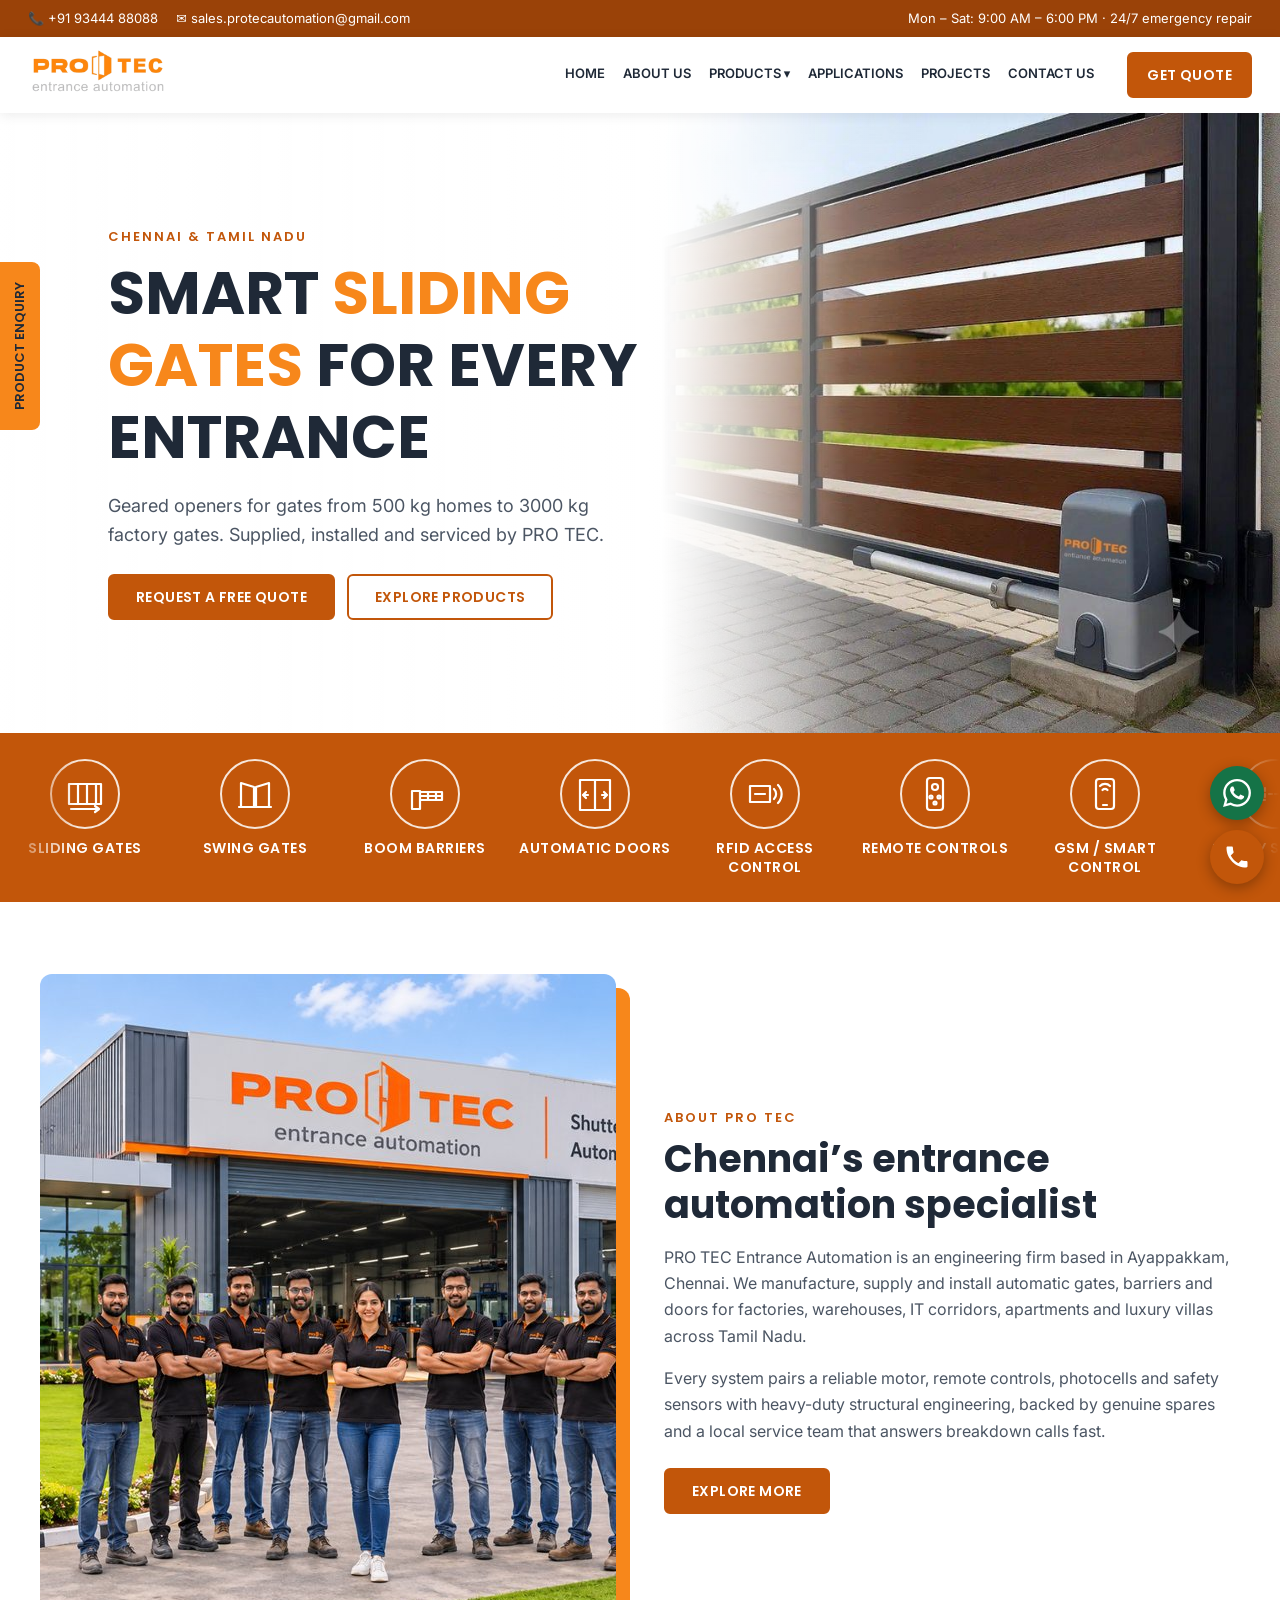
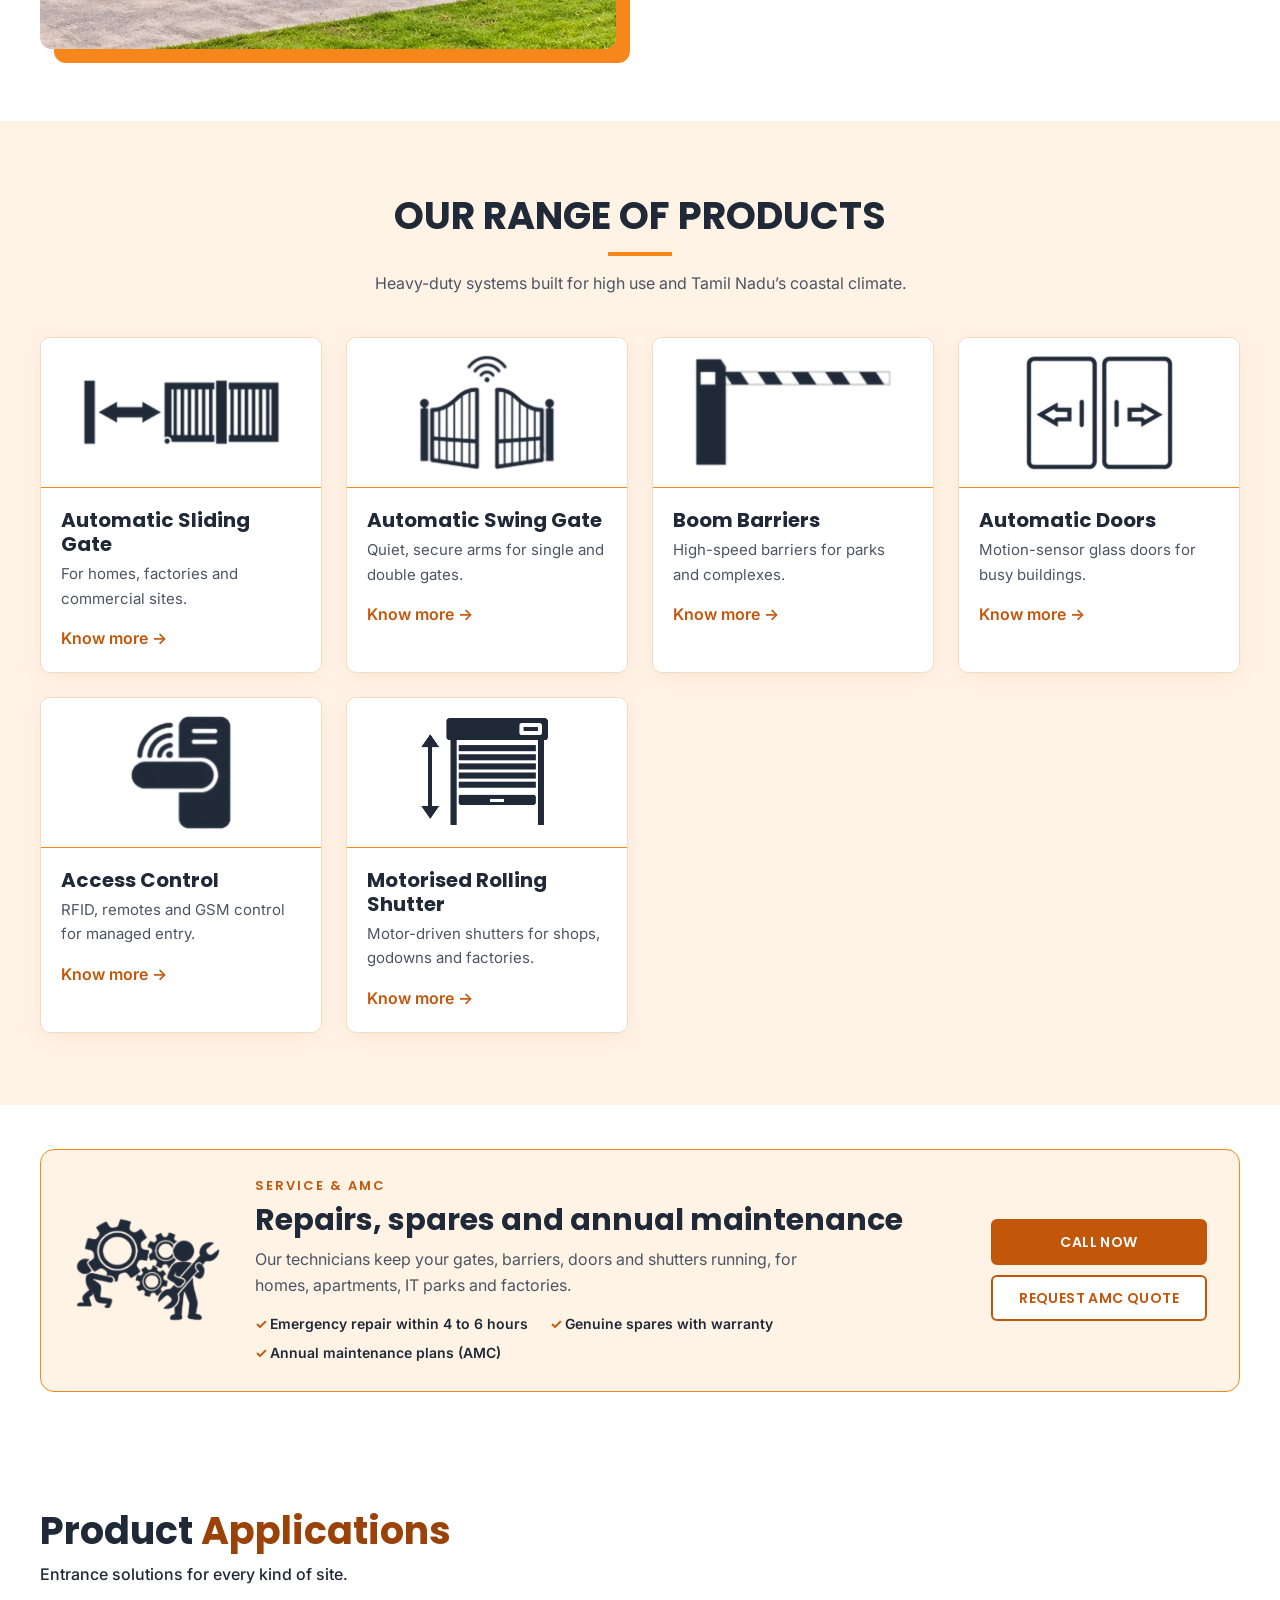
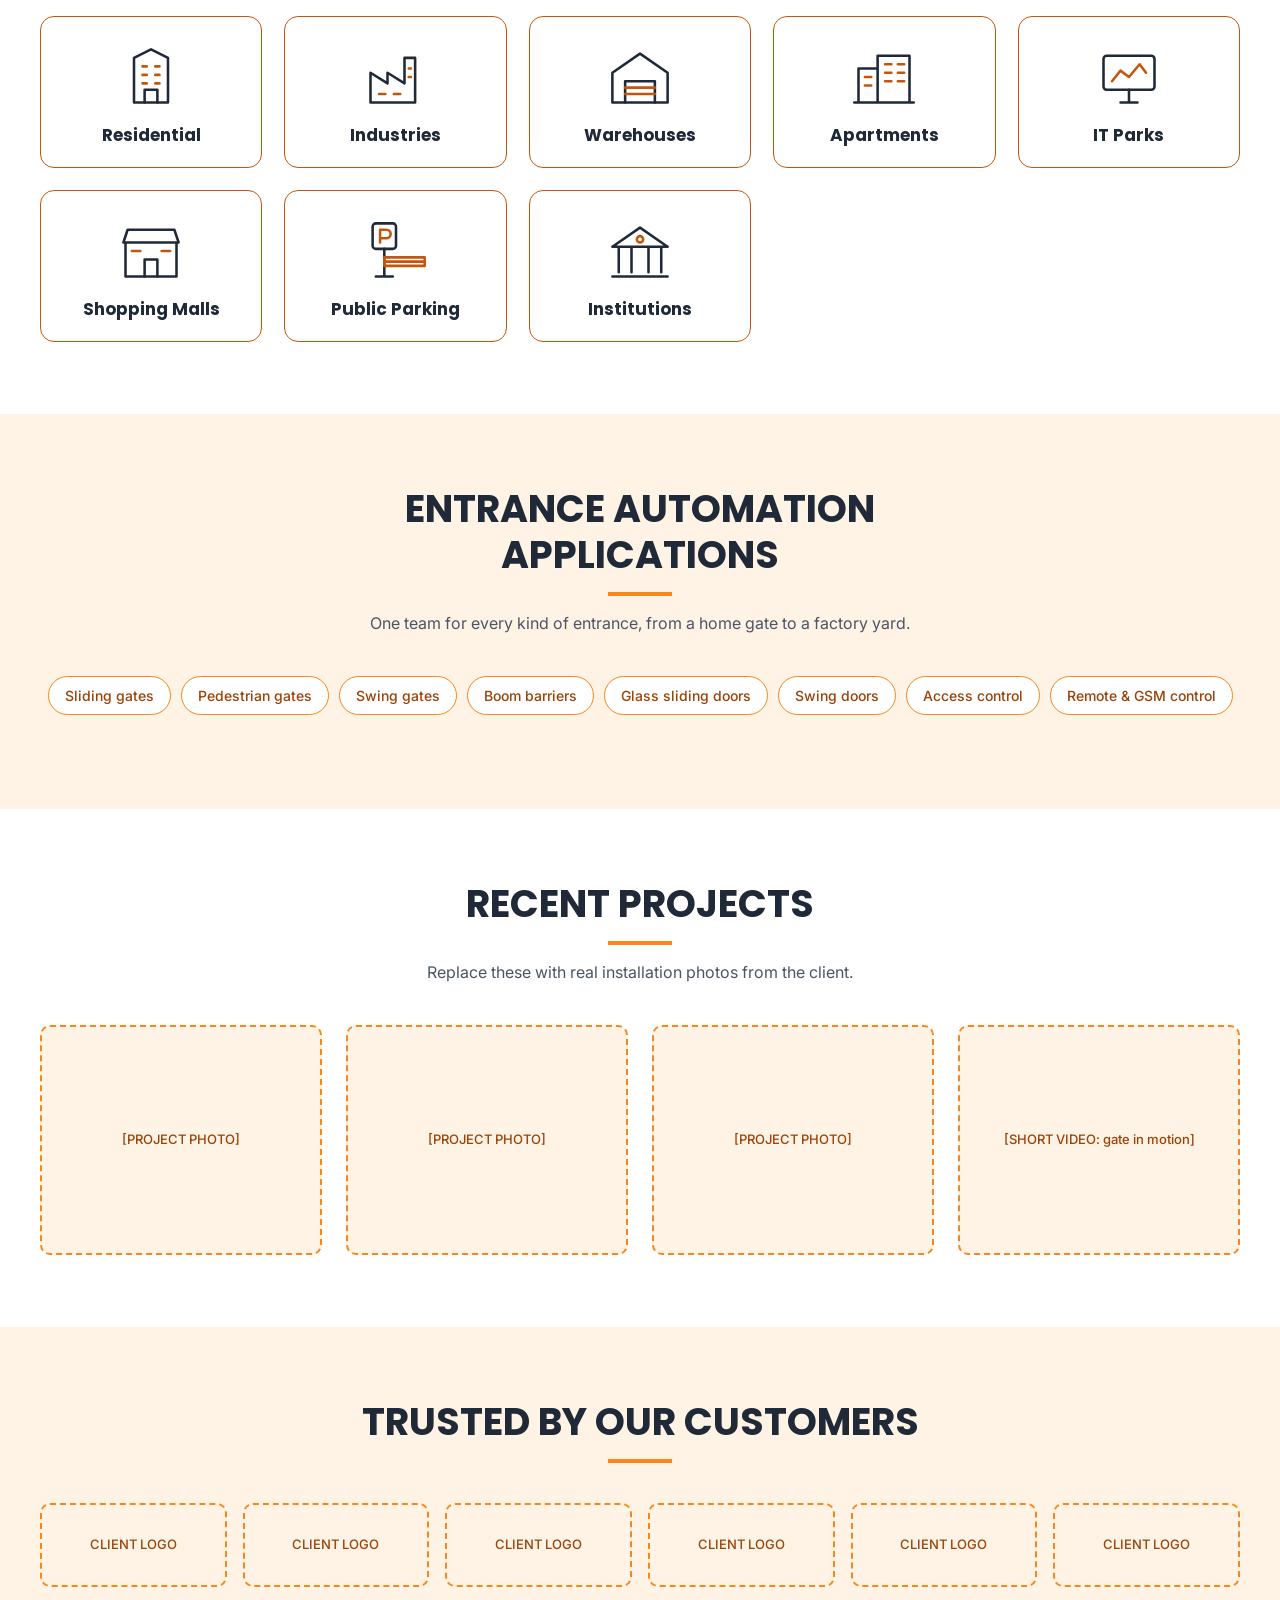
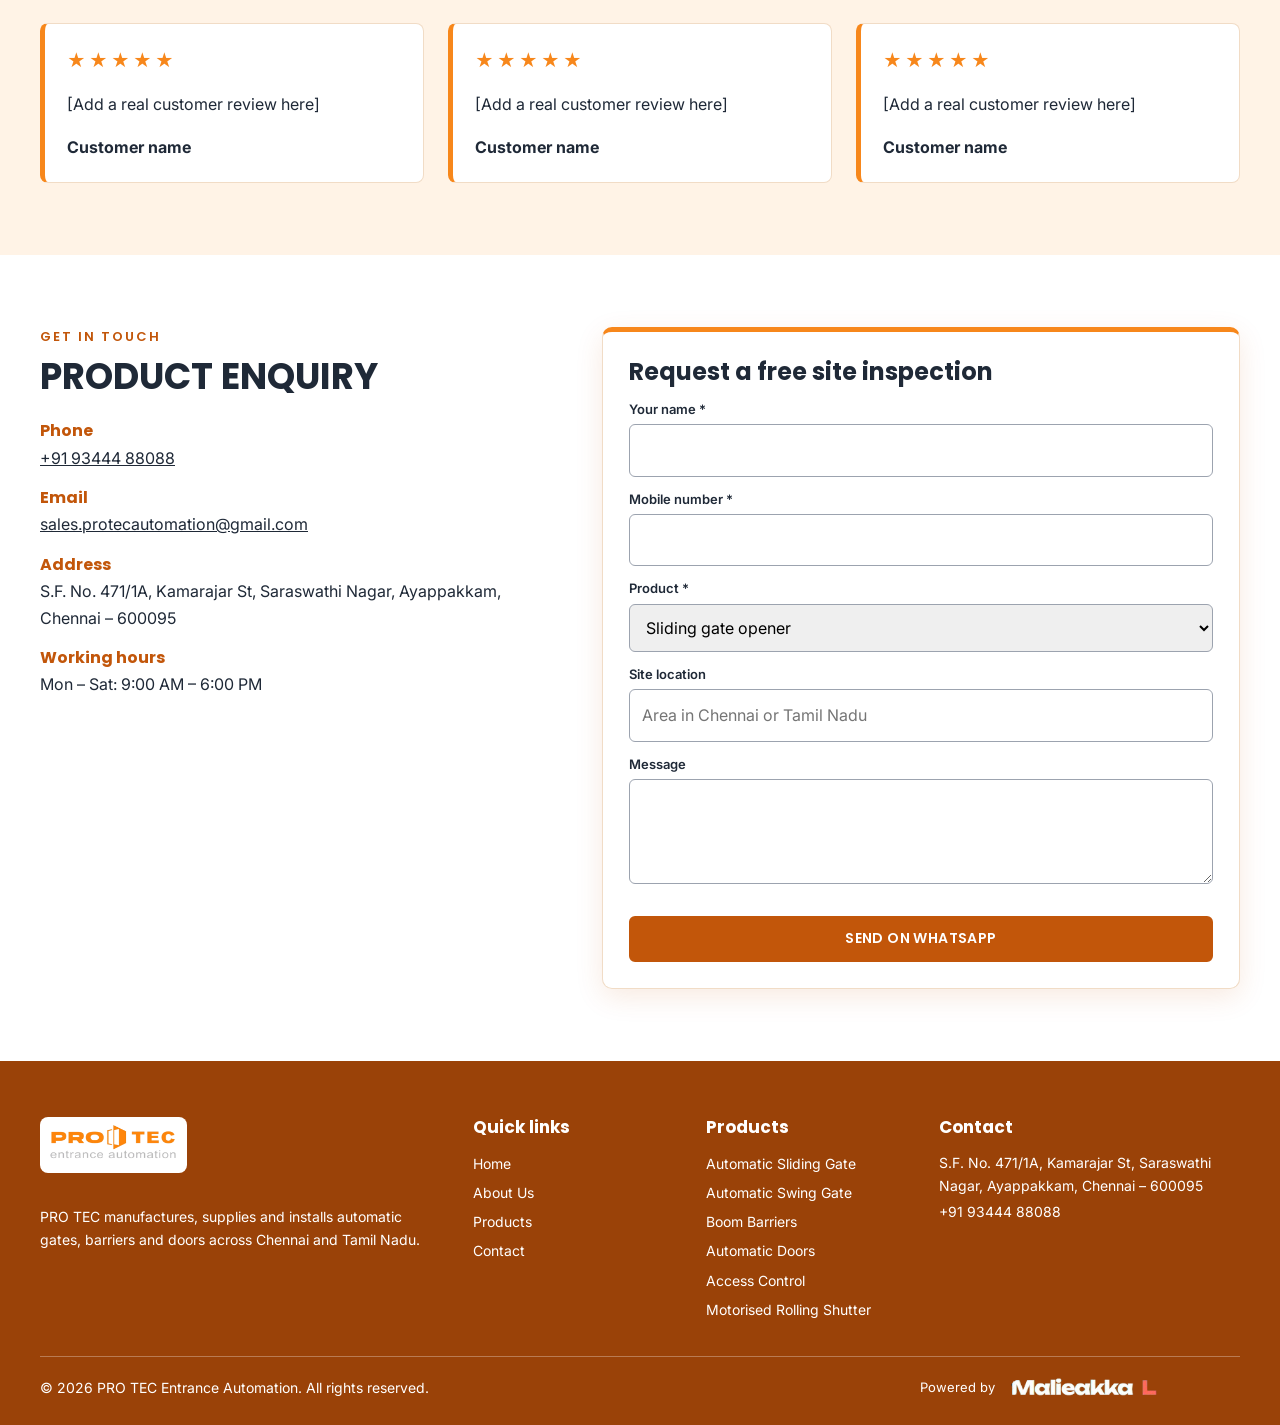
<file: index.html>
<!doctype html><html lang="en"><head><meta charset="utf-8">
<meta name="viewport" content="width=device-width, initial-scale=1">
<title>Automatic Gates &amp; Boom Barriers in Chennai | PRO TEC</title>
<meta name="description" content="Sliding &amp; swing gates, boom barriers, rolling shutters and high-speed doors in Chennai and Tamil Nadu. Supply, install &amp; service. Call +91 93444 88088.">
<meta name="robots" content="index, follow, max-image-preview:large">
<link rel="canonical" href="https://protecentranceautomation.com/">
<meta name="theme-color" content="#C2560A">
<meta name="geo.region" content="IN-TN"><meta name="geo.placename" content="Chennai">
<meta property="og:type" content="website"><meta property="og:site_name" content="PRO TEC Entrance Automation"><meta property="og:locale" content="en_IN">
<meta property="og:title" content="Automatic Gates &amp; Boom Barriers in Chennai | PRO TEC"><meta property="og:description" content="Sliding &amp; swing gates, boom barriers, rolling shutters and high-speed doors in Chennai and Tamil Nadu. Supply, install &amp; service. Call +91 93444 88088."><meta property="og:url" content="https://protecentranceautomation.com/">
<meta property="og:image" content="https://protecentranceautomation.com/sliding-gate-opener-chennai.jpg"><meta property="og:image:alt" content="PRO TEC automatic sliding gate opener installed on a wooden gate in Chennai">
<meta name="twitter:card" content="summary_large_image"><meta name="twitter:image" content="https://protecentranceautomation.com/sliding-gate-opener-chennai.jpg"><meta name="twitter:title" content="Automatic Gates &amp; Boom Barriers in Chennai | PRO TEC"><meta name="twitter:description" content="Sliding &amp; swing gates, boom barriers, rolling shutters and high-speed doors in Chennai and Tamil Nadu. Supply, install &amp; service. Call +91 93444 88088.">
<script type="application/ld+json">{"@context": "https://schema.org", "@type": "LocalBusiness", "name": "PRO TEC Entrance Automation", "url": "https://protecentranceautomation.com/", "telephone": "+91 93444 88088", "email": "sales.protecautomation@gmail.com", "description": "PRO TEC manufactures, supplies, installs and services automatic gates, boom barriers, rolling shutters, garage doors, high-speed doors and access control systems in Chennai and across Tamil Nadu.", "address": {"@type": "PostalAddress", "streetAddress": "S.F. No. 471/1A, Kamarajar St, Saraswathi Nagar, Ayappakkam", "addressLocality": "Chennai", "addressRegion": "Tamil Nadu", "postalCode": "600095", "addressCountry": "IN"}, "openingHoursSpecification": [{"@type": "OpeningHoursSpecification", "dayOfWeek": ["Monday", "Tuesday", "Wednesday", "Thursday", "Friday", "Saturday"], "opens": "09:00", "closes": "18:00"}], "areaServed": [{"@type": "City", "name": "Chennai"}, {"@type": "State", "name": "Tamil Nadu"}], "hasOfferCatalog": {"@type": "OfferCatalog", "name": "Entrance automation products and services", "itemListElement": [{"@type": "Offer", "itemOffered": {"@type": "Service", "name": "Automatic sliding gate openers"}}, {"@type": "Offer", "itemOffered": {"@type": "Service", "name": "Automatic swing gate openers"}}, {"@type": "Offer", "itemOffered": {"@type": "Service", "name": "Boom barriers"}}, {"@type": "Offer", "itemOffered": {"@type": "Service", "name": "Automatic doors"}}, {"@type": "Offer", "itemOffered": {"@type": "Service", "name": "Garage doors"}}, {"@type": "Offer", "itemOffered": {"@type": "Service", "name": "Aluminium rolling shutters"}}, {"@type": "Offer", "itemOffered": {"@type": "Service", "name": "GI rolling shutters"}}, {"@type": "Offer", "itemOffered": {"@type": "Service", "name": "High-speed doors"}}, {"@type": "Offer", "itemOffered": {"@type": "Service", "name": "RFID access control"}}, {"@type": "Offer", "itemOffered": {"@type": "Service", "name": "Gate repair and annual maintenance (AMC)"}}, {"@type": "Offer", "itemOffered": {"@type": "Service", "name": "Motorised rolling shutters"}}, {"@type": "Offer", "itemOffered": {"@type": "Service", "name": "Retractable gates"}}]}, "image": "https://protecentranceautomation.com/sliding-gate-opener-chennai.jpg", "logo": "https://protecentranceautomation.com/protec-logo.png"}</script>
<link href="https://fonts.googleapis.com/css2?family=Poppins:wght@500;600;700&family=Inter:wght@400;500;600&display=swap" rel="stylesheet">
<link rel="stylesheet" href="style.css"></head><body>
<div class="top"><div class="w"><div><a href="tel:+919344488088">📞 +91 93444 88088</a><a href="mailto:sales.protecautomation@gmail.com">✉ sales.protecautomation@gmail.com</a></div><div>Mon – Sat: 9:00 AM – 6:00 PM · 24/7 emergency repair</div></div></div>
<header><div class="w nav"><a href="#home"><img src="protec-logo.png" alt="PRO TEC entrance automation" width="141" height="54"></a>
<button class="burger" id="bg" aria-label="Open menu">☰</button>
<nav class="menu" id="mn"><a href="#home">Home</a><a href="#about">About Us</a>
<div class="dd"><a href="#products">Products ▾</a><div class="sub"><a href="automatic-sliding-gate.html">Automatic Sliding Gate</a><a href="automatic-swing-gate.html">Automatic Swing Gate</a><a href="boom-barriers.html">Boom Barriers</a><a href="automatic-doors.html">Automatic Doors</a><a href="access-control.html">Access Control</a><a href="motorised-rolling-shutter.html">Motorised Rolling Shutter</a><a href="#service">Service &amp; AMC</a></div></div>
<a href="#applications">Applications</a><a href="#projects">Projects</a><a href="#contact">Contact Us</a></nav>
<a class="btn" href="#contact">Get Quote</a></div></header>

<section class="hero" id="home">
<div class="slide on"><div class="bgp has"><img class="pic" src="sliding-gate-opener-chennai.jpg" alt="PRO TEC automatic sliding gate opener installed on a wooden gate in Chennai" width="736" height="736" decoding="async" fetchpriority="high"></div><div class="w"><div class="tx"><div class="kick">Chennai &amp; Tamil Nadu</div><h1>Smart <em>sliding gates</em> for every entrance</h1><p>Geared openers for gates from 500 kg homes to 3000 kg factory gates. Supplied, installed and serviced by PRO TEC.</p><div class="row"><a class="btn" href="#contact">Request a free quote</a><a class="btn o" href="#products">Explore products</a></div></div></div></div>
<div class="slide"><div class="bgp has"><img class="pic" src="swing-gate-opener-chennai.jpg" alt="PRO TEC swing gate opener on a villa gate at sunset in Chennai" width="900" height="1125" decoding="async" style="object-position:center 62%"></div><div class="w"><div class="tx"><div class="kick">Villas &amp; Communities</div><h2 class="hs">Elegant <em>swing gates</em> that open quietly</h2><p>Linear arm and underground swing gate openers with remote and smartphone control.</p><div class="row"><a class="btn" href="#contact">Request a free quote</a><a class="btn o" href="#products">Explore products</a></div></div></div></div>
<div class="slide"><div class="bgp has"><img class="pic" src="boom-barrier-chennai.jpg" alt="PRO TEC boom barrier at an office entrance in Chennai" width="900" height="1125" decoding="async" style="object-position:center 62%"></div><div class="w"><div class="tx"><div class="kick">IT Parks &amp; Apartments</div><h2 class="hs">High-speed <em>boom barriers</em> for busy gates</h2><p>Fast, reliable barriers with RFID and ticketing-ready controls for managed vehicle entry.</p><div class="row"><a class="btn" href="#contact">Request a free quote</a><a class="btn o" href="#products">Explore products</a></div></div></div></div>
<div class="slide"><div class="bgp has"><img class="pic" src="garage-door-chennai.jpg" alt="Modern black automatic garage door with glass panels" width="720" height="720" decoding="async"></div><div class="w"><div class="tx"><div class="kick">Homes &amp; Villas</div><h2 class="hs">Stylish <em>garage doors</em> with smooth automation</h2><p>Garage doors that open quietly at the touch of a remote, supplied, installed and serviced by PRO TEC.</p><div class="row"><a class="btn" href="#contact">Request a free quote</a><a class="btn o" href="#products">Explore products</a></div></div></div></div>
<div class="slide"><div class="bgp has"><img class="pic" src="aluminium-rolling-shutter-chennai.jpg" alt="PRO TEC aluminium rolling shutters in black, white and brown finishes" width="900" height="900" decoding="async"></div><div class="w"><div class="tx"><div class="kick">Shops, Homes &amp; Warehouses</div><h2 class="hs">Durable <em>aluminium rolling shutters</em></h2><p>Aluminium shutters that resist corrosion and wear, in a choice of colour finishes, installed and serviced by PRO TEC.</p><div class="row"><a class="btn" href="#contact">Request a free quote</a><a class="btn o" href="#products">Explore products</a></div></div></div></div>
<div class="slide"><div class="bgp has"><img class="pic" src="gi-rolling-shutter-chennai.jpg" alt="PRO TEC GI rolling shutter on a modern shopfront" width="900" height="900" decoding="async"></div><div class="w"><div class="tx"><div class="kick">Shops, Godowns &amp; Factories</div><h2 class="hs">Strong <em>GI rolling shutters</em> for high security</h2><p>Galvanised iron rolling shutters built for daily use and tough protection, installed and serviced by PRO TEC.</p><div class="row"><a class="btn" href="#contact">Request a free quote</a><a class="btn o" href="#products">Explore products</a></div></div></div></div>
<div class="slide"><div class="bgp has"><img class="pic" src="high-speed-door-chennai.jpg" alt="PRO TEC high-speed doors in a factory" width="900" height="900" decoding="async"></div><div class="w"><div class="tx"><div class="kick">Warehouses &amp; Factories</div><h2 class="hs">Fast <em>high-speed doors</em> for busy entrances</h2><p>Rapid-opening doors for places where quick, smooth access matters, such as warehouses, food processing units and cleanrooms, installed and serviced by PRO TEC.</p><div class="row"><a class="btn" href="#contact">Request a free quote</a><a class="btn o" href="#products">Explore products</a></div></div></div></div>
<div class="slide"><div class="bgp has"><img class="pic" src="retractable-gate-chennai.jpg" alt="PRO TEC stainless steel retractable gate at an office entrance in Chennai" width="1200" height="676" decoding="async" style="aspect-ratio:4/3;object-position:15% center"></div><div class="w"><div class="tx"><div class="kick">Offices, Factories &amp; Institutions</div><h2 class="hs">Space-saving <em>retractable gates</em> for secure entrances</h2><p>Folding gates that open and close electrically along the wall, ideal for wide entrances with limited space, supplied, installed and serviced by PRO TEC.</p><div class="row"><a class="btn" href="#contact">Request a free quote</a><a class="btn o" href="#products">Explore products</a></div></div></div></div>
<button class="arw prev" type="button" aria-label="Previous slide"><svg viewBox="0 0 24 24" width="22" height="22" fill="none" stroke="currentColor" stroke-width="3" stroke-linecap="round" stroke-linejoin="round" aria-hidden="true"><path d="M15 5l-7 7 7 7"/></svg></button><button class="arw next" type="button" aria-label="Next slide"><svg viewBox="0 0 24 24" width="22" height="22" fill="none" stroke="currentColor" stroke-width="3" stroke-linecap="round" stroke-linejoin="round" aria-hidden="true"><path d="M9 5l7 7-7 7"/></svg></button></section>

<svg width="0" height="0" style="position:absolute" aria-hidden="true"><symbol id="i-sg" viewBox="0 0 40 40"><path d="M4 10h32v20H4z M13 10v20 M22 10v20 M31 10v20 M6 35h28 M30 32l4 3-4 3"/></symbol><symbol id="i-sw" viewBox="0 0 40 40"><path d="M6 33V9l13 4v20z M34 33V9l-13 4v20z M4 33h32"/></symbol><symbol id="i-bb" viewBox="0 0 40 40"><path d="M7 17h8v18H7z M15 22h22 M15 18h22v8H15z M23 18v8 M31 18v8"/></symbol><symbol id="i-ad" viewBox="0 0 40 40"><path d="M5 6h30v30H5z M20 6v30 M13 21H9 M11 18l-3 3 3 3 M27 21h4 M29 18l3 3-3 3"/></symbol><symbol id="i-ac" viewBox="0 0 40 40"><path d="M5 12h20v16H5z M10 20h10 M29 15a7 7 0 0 1 0 10 M33 11a13 13 0 0 1 0 18"/></symbol><symbol id="i-rc" viewBox="0 0 40 40"><rect x="12" y="4" width="16" height="32" rx="3"/><circle cx="20" cy="13" r="3"/><circle cx="16" cy="23" r="1.5"/><circle cx="24" cy="23" r="1.5"/><circle cx="20" cy="29" r="1.5"/></symbol><symbol id="i-gs" viewBox="0 0 40 40"><rect x="11" y="5" width="18" height="30" rx="3"/><path d="M18 31h4 M15 12a7 7 0 0 1 10 0 M17.5 16a3.5 3.5 0 0 1 5 0"/></symbol><symbol id="i-ph" viewBox="0 0 40 40"><path d="M4 14h6v12H4z M30 14h6v12h-6z M14 20h12" stroke-dasharray="3 3"/></symbol><symbol id="i-sv" viewBox="0 0 40 40"><path d="M28 7a7 7 0 0 0-8 9L7 29l4 4 13-13a7 7 0 0 0 9-8l-5 4-4-1-1-4z"/></symbol></svg><section class="band" aria-label="Our product range"><div class="mq"><div class="trk"><div class="grp"><div class="it"><span class="ic"><svg viewBox="0 0 40 40" fill="none" stroke="#fff" stroke-width="2.2" stroke-linecap="round" stroke-linejoin="round"><use href="#i-sg"/></svg></span><span class="lb">Sliding Gates</span></div><div class="it"><span class="ic"><svg viewBox="0 0 40 40" fill="none" stroke="#fff" stroke-width="2.2" stroke-linecap="round" stroke-linejoin="round"><use href="#i-sw"/></svg></span><span class="lb">Swing Gates</span></div><div class="it"><span class="ic"><svg viewBox="0 0 40 40" fill="none" stroke="#fff" stroke-width="2.2" stroke-linecap="round" stroke-linejoin="round"><use href="#i-bb"/></svg></span><span class="lb">Boom Barriers</span></div><div class="it"><span class="ic"><svg viewBox="0 0 40 40" fill="none" stroke="#fff" stroke-width="2.2" stroke-linecap="round" stroke-linejoin="round"><use href="#i-ad"/></svg></span><span class="lb">Automatic Doors</span></div><div class="it"><span class="ic"><svg viewBox="0 0 40 40" fill="none" stroke="#fff" stroke-width="2.2" stroke-linecap="round" stroke-linejoin="round"><use href="#i-ac"/></svg></span><span class="lb">RFID Access Control</span></div><div class="it"><span class="ic"><svg viewBox="0 0 40 40" fill="none" stroke="#fff" stroke-width="2.2" stroke-linecap="round" stroke-linejoin="round"><use href="#i-rc"/></svg></span><span class="lb">Remote Controls</span></div><div class="it"><span class="ic"><svg viewBox="0 0 40 40" fill="none" stroke="#fff" stroke-width="2.2" stroke-linecap="round" stroke-linejoin="round"><use href="#i-gs"/></svg></span><span class="lb">GSM / Smart Control</span></div><div class="it"><span class="ic"><svg viewBox="0 0 40 40" fill="none" stroke="#fff" stroke-width="2.2" stroke-linecap="round" stroke-linejoin="round"><use href="#i-ph"/></svg></span><span class="lb">Safety Sensors</span></div><div class="it"><span class="ic"><svg viewBox="0 0 40 40" fill="none" stroke="#fff" stroke-width="2.2" stroke-linecap="round" stroke-linejoin="round"><use href="#i-sv"/></svg></span><span class="lb">Service &amp; AMC</span></div></div><div class="grp" aria-hidden="true"><div class="it"><span class="ic"><svg viewBox="0 0 40 40" fill="none" stroke="#fff" stroke-width="2.2" stroke-linecap="round" stroke-linejoin="round"><use href="#i-sg"/></svg></span><span class="lb">Sliding Gates</span></div><div class="it"><span class="ic"><svg viewBox="0 0 40 40" fill="none" stroke="#fff" stroke-width="2.2" stroke-linecap="round" stroke-linejoin="round"><use href="#i-sw"/></svg></span><span class="lb">Swing Gates</span></div><div class="it"><span class="ic"><svg viewBox="0 0 40 40" fill="none" stroke="#fff" stroke-width="2.2" stroke-linecap="round" stroke-linejoin="round"><use href="#i-bb"/></svg></span><span class="lb">Boom Barriers</span></div><div class="it"><span class="ic"><svg viewBox="0 0 40 40" fill="none" stroke="#fff" stroke-width="2.2" stroke-linecap="round" stroke-linejoin="round"><use href="#i-ad"/></svg></span><span class="lb">Automatic Doors</span></div><div class="it"><span class="ic"><svg viewBox="0 0 40 40" fill="none" stroke="#fff" stroke-width="2.2" stroke-linecap="round" stroke-linejoin="round"><use href="#i-ac"/></svg></span><span class="lb">RFID Access Control</span></div><div class="it"><span class="ic"><svg viewBox="0 0 40 40" fill="none" stroke="#fff" stroke-width="2.2" stroke-linecap="round" stroke-linejoin="round"><use href="#i-rc"/></svg></span><span class="lb">Remote Controls</span></div><div class="it"><span class="ic"><svg viewBox="0 0 40 40" fill="none" stroke="#fff" stroke-width="2.2" stroke-linecap="round" stroke-linejoin="round"><use href="#i-gs"/></svg></span><span class="lb">GSM / Smart Control</span></div><div class="it"><span class="ic"><svg viewBox="0 0 40 40" fill="none" stroke="#fff" stroke-width="2.2" stroke-linecap="round" stroke-linejoin="round"><use href="#i-ph"/></svg></span><span class="lb">Safety Sensors</span></div><div class="it"><span class="ic"><svg viewBox="0 0 40 40" fill="none" stroke="#fff" stroke-width="2.2" stroke-linecap="round" stroke-linejoin="round"><use href="#i-sv"/></svg></span><span class="lb">Service &amp; AMC</span></div></div></div></div></section>

<section class="sec" id="about"><div class="w two"><img class="abt" loading="lazy" decoding="async" width="1200" height="675" src="pro-tec-team-chennai.jpg" alt="The PRO TEC team in front of the workshop in Chennai">
<div><div class="kick">About PRO TEC</div><h2>Chennai’s entrance automation specialist</h2>
<p>PRO TEC Entrance Automation is an engineering firm based in Ayappakkam, Chennai. We manufacture, supply and install automatic gates, barriers and doors for factories, warehouses, IT corridors, apartments and luxury villas across Tamil Nadu.</p>
<p>Every system pairs a reliable motor, remote controls, photocells and safety sensors with heavy-duty structural engineering, backed by genuine spares and a local service team that answers breakdown calls fast.</p>
<div class="row"><a class="btn" href="#contact">Explore more</a></div></div></div></section>

<section class="sec tint" id="products"><div class="w"><div class="head"><h2>Our range of products</h2><p>Heavy-duty systems built for high use and Tamil Nadu’s coastal climate.</p></div><div class="g">
<div class="pc"><div class="sym"><img src="sliding-gate-symbol.png" alt="Automatic sliding gate symbol" width="224" height="79" loading="lazy" decoding="async"></div><div class="b"><h3>Automatic Sliding Gate</h3><p>For homes, factories and commercial sites.</p><a class="more" href="automatic-sliding-gate.html">Know more →</a></div></div>
<div class="pc"><div class="sym"><img src="swing-gate-symbol.png" alt="Automatic swing gate symbol" width="146" height="124" loading="lazy" decoding="async"></div><div class="b"><h3>Automatic Swing Gate</h3><p>Quiet, secure arms for single and double gates.</p><a class="more" href="automatic-swing-gate.html">Know more →</a></div></div>
<div class="pc"><div class="sym"><img src="boom-barrier-symbol.png" alt="Boom barrier symbol" width="212" height="120" loading="lazy" decoding="async"></div><div class="b"><h3>Boom Barriers</h3><p>High-speed barriers for parks and complexes.</p><a class="more" href="boom-barriers.html">Know more →</a></div></div>
<div class="pc"><div class="sym"><img src="automatic-door-symbol.png" alt="Automatic sliding door symbol" width="155" height="121" loading="lazy" decoding="async"></div><div class="b"><h3>Automatic Doors</h3><p>Motion-sensor glass doors for busy buildings.</p><a class="more" href="automatic-doors.html">Know more →</a></div></div>
<div class="pc"><div class="sym"><img src="access-control-symbol.png" alt="Access control symbol" width="109" height="122" loading="lazy" decoding="async"></div><div class="b"><h3>Access Control</h3><p>RFID, remotes and GSM control for managed entry.</p><a class="more" href="access-control.html">Know more →</a></div></div>
<div class="pc"><div class="sym"><img src="motorised-rolling-shutter-symbol.png" alt="Motorised rolling shutter symbol" width="140" height="120" loading="lazy" decoding="async"></div><div class="b"><h3>Motorised Rolling Shutter</h3><p>Motor-driven shutters for shops, godowns and factories.</p><a class="more" href="motorised-rolling-shutter.html">Know more →</a></div></div>
</div></div></section>
<section class="svc" id="service"><div class="w"><div class="svcbox"><img class="svcimg" src="service-amc-symbol.png" alt="Service and maintenance symbol" width="176" height="127" loading="lazy" decoding="async"><div class="svctx"><div class="kick">Service &amp; AMC</div><h2>Repairs, spares and annual maintenance</h2><p>Our technicians keep your gates, barriers, doors and shutters running, for homes, apartments, IT parks and factories.</p><ul class="svcl"><li>Emergency repair within 4 to 6 hours</li><li>Genuine spares with warranty</li><li>Annual maintenance plans (AMC)</li></ul></div><div class="svcact"><a class="btn" href="tel:+919344488088">Call now</a><a class="btn o" href="#contact">Request AMC quote</a></div></div></div></section>

<section class="sec" id="product-applications"><div class="w"><div class="pt"><h2>Product <span>Applications</span></h2><p>Entrance solutions for every kind of site.</p></div><div class="pa"><div class="pcard"><svg viewBox="0 0 64 64" fill="none" stroke="#1F2937" stroke-width="2.4" stroke-linecap="round" stroke-linejoin="round" aria-hidden="true"><path d="M16 56V14l16-8 16 8v42z"/><path d="M26 56V44h12v12"/><path class="a" d="M24 22h4M36 22h4M24 30h4M36 30h4M24 38h4M36 38h4"/></svg><h3>Residential</h3></div><div class="pcard"><svg viewBox="0 0 64 64" fill="none" stroke="#1F2937" stroke-width="2.4" stroke-linecap="round" stroke-linejoin="round" aria-hidden="true"><path d="M8 56V28l16 10V28l16 10V14h10v42z"/><path class="a" d="M16 48h6M30 48h6M44 24h2M44 32h2"/></svg><h3>Industries</h3></div><div class="pcard"><svg viewBox="0 0 64 64" fill="none" stroke="#1F2937" stroke-width="2.4" stroke-linecap="round" stroke-linejoin="round" aria-hidden="true"><path d="M6 28L32 10l26 18v28H6z"/><path d="M18 56V36h28v20"/><path class="a" d="M18 42h28M18 48h28"/></svg><h3>Warehouses</h3></div><div class="pcard"><svg viewBox="0 0 64 64" fill="none" stroke="#1F2937" stroke-width="2.4" stroke-linecap="round" stroke-linejoin="round" aria-hidden="true"><path d="M8 56V24h18v32M26 56V12h30v44M4 56h56"/><path class="a" d="M14 32h6M14 40h6M33 20h6M45 20h6M33 28h6M45 28h6M33 36h6M45 36h6"/></svg><h3>Apartments</h3></div><div class="pcard"><svg viewBox="0 0 64 64" fill="none" stroke="#1F2937" stroke-width="2.4" stroke-linecap="round" stroke-linejoin="round" aria-hidden="true"><rect x="8" y="12" width="48" height="32" rx="3"/><path d="M24 56h16M32 44v12"/><path class="a" d="M16 36l8-10 8 6 10-12 6 8"/></svg><h3>IT Parks</h3></div><div class="pcard"><svg viewBox="0 0 64 64" fill="none" stroke="#1F2937" stroke-width="2.4" stroke-linecap="round" stroke-linejoin="round" aria-hidden="true"><path d="M8 24h48v32H8zM6 24l4-12h44l4 12"/><path d="M26 56V40h12v16"/><path class="a" d="M14 32h8M42 32h8"/></svg><h3>Shopping Malls</h3></div><div class="pcard"><svg viewBox="0 0 64 64" fill="none" stroke="#1F2937" stroke-width="2.4" stroke-linecap="round" stroke-linejoin="round" aria-hidden="true"><rect x="10" y="6" width="22" height="24" rx="3"/><path d="M21 30v26M13 56h16"/><path class="a" d="M17 24V12h6a4 4 0 0 1 0 8h-6M21 42h38M21 38h38v8H21z"/></svg><h3>Public Parking</h3></div><div class="pcard"><svg viewBox="0 0 64 64" fill="none" stroke="#1F2937" stroke-width="2.4" stroke-linecap="round" stroke-linejoin="round" aria-hidden="true"><path d="M6 28L32 10l26 18zM12 28v24M24 28v24M40 28v24M52 28v24M6 56h52"/><circle class="a" cx="32" cy="21" r="3"/></svg><h3>Institutions</h3></div></div></div></section>

<section class="sec tint" id="applications"><div class="w"><div class="head"><h2>Entrance automation applications</h2><p>One team for every kind of entrance, from a home gate to a factory yard.</p></div>
<div class="chips"><span>Sliding gates</span><span>Pedestrian gates</span><span>Swing gates</span><span>Boom barriers</span><span>Glass sliding doors</span><span>Swing doors</span><span>Access control</span><span>Remote &amp; GSM control</span></div>
</div></section>

<section class="sec" id="projects"><div class="w"><div class="head"><h2>Recent projects</h2><p>Replace these with real installation photos from the client.</p></div>
<div class="g"><div class="ph" style="height:230px">[PROJECT PHOTO]</div><div class="ph" style="height:230px">[PROJECT PHOTO]</div><div class="ph" style="height:230px">[PROJECT PHOTO]</div><div class="ph" style="height:230px">[SHORT VIDEO: gate in motion]</div></div></div></section>

<section class="sec tint"><div class="w"><div class="head"><h2>Trusted by our customers</h2></div>
<div class="logos"><div class="ph">CLIENT LOGO</div><div class="ph">CLIENT LOGO</div><div class="ph">CLIENT LOGO</div><div class="ph">CLIENT LOGO</div><div class="ph">CLIENT LOGO</div><div class="ph">CLIENT LOGO</div></div>
<div class="g" style="margin-top:36px"><div class="rv"><div class="st">★★★★★</div><p>[Add a real customer review here]</p><b>Customer name</b></div><div class="rv"><div class="st">★★★★★</div><p>[Add a real customer review here]</p><b>Customer name</b></div><div class="rv"><div class="st">★★★★★</div><p>[Add a real customer review here]</p><b>Customer name</b></div></div></div></section>

<section class="sec" id="contact"><div class="w contact"><div class="ci"><div class="kick">Get in touch</div><h2 style="font-size:36px;margin:8px 0 20px;text-transform:uppercase">Product enquiry</h2>
<p><b>Phone</b><a href="tel:+919344488088">+91 93444 88088</a></p><p><b>Email</b><a href="mailto:sales.protecautomation@gmail.com">sales.protecautomation@gmail.com</a></p><p><b>Address</b>S.F. No. 471/1A, Kamarajar St, Saraswathi Nagar, Ayappakkam, Chennai – 600095</p><p><b>Working hours</b>Mon – Sat: 9:00 AM – 6:00 PM</p></div>
<form id="f"><h3 style="font-size:24px">Request a free site inspection</h3>
<label for="n">Your name *</label><input id="n" required autocomplete="name">
<label for="m">Mobile number *</label><input id="m" type="tel" required autocomplete="tel">
<label for="p">Product *</label><select id="p"><option>Sliding gate opener</option><option>Swing gate opener</option><option>Boom barrier</option><option>Automatic door</option><option>Access control</option><option>Repair / AMC</option></select>
<label for="l">Site location</label><input id="l" placeholder="Area in Chennai or Tamil Nadu">
<label for="t">Message</label><textarea id="t" rows="3"></textarea>
<div class="row"><button class="btn" type="submit" style="width:100%">Send on WhatsApp</button></div></form></div></section>

<footer><div class="w"><div class="g"><div><img src="protec-logo.png" alt="PRO TEC" width="147" height="56" loading="lazy" style="height:56px;background:#fff;border-radius:8px;padding:6px;margin-bottom:12px"><p>PRO TEC manufactures, supplies and installs automatic gates, barriers and doors across Chennai and Tamil Nadu.</p></div>
<div><h3>Quick links</h3><a href="#home">Home</a><a href="#about">About Us</a><a href="#products">Products</a><a href="#contact">Contact</a></div>
<div><h3>Products</h3><a href="automatic-sliding-gate.html">Automatic Sliding Gate</a><a href="automatic-swing-gate.html">Automatic Swing Gate</a><a href="boom-barriers.html">Boom Barriers</a><a href="automatic-doors.html">Automatic Doors</a><a href="access-control.html">Access Control</a><a href="motorised-rolling-shutter.html">Motorised Rolling Shutter</a></div>
<div><h3>Contact</h3><p>S.F. No. 471/1A, Kamarajar St, Saraswathi Nagar, Ayappakkam, Chennai – 600095<br><a href="tel:+919344488088">+91 93444 88088</a></p></div></div>
<div class="cp"><span>© 2026 PRO TEC Entrance Automation. All rights reserved.</span><span class="pw">Powered by <img src="malieakka-logo.png" alt="Malieakka" width="157" height="26" loading="lazy" decoding="async"></span></div></div></footer>
<a class="enq" href="#contact">Product enquiry</a>
<div class="fab"><a href="https://wa.me/919344488088" style="background:#157347" aria-label="WhatsApp PRO TEC"><svg viewBox="0 0 24 24" aria-hidden="true"><path d="M17.472 14.382c-.297-.149-1.758-.867-2.03-.967-.273-.099-.471-.148-.67.15-.197.297-.767.966-.94 1.164-.173.199-.347.223-.644.075-.297-.15-1.255-.463-2.39-1.475-.883-.788-1.48-1.761-1.653-2.059-.173-.297-.018-.458.13-.606.134-.133.298-.347.446-.52.149-.174.198-.298.298-.497.099-.198.05-.371-.025-.52-.075-.149-.669-1.612-.916-2.207-.242-.579-.487-.5-.669-.51-.173-.008-.371-.01-.57-.01-.198 0-.52.074-.792.372-.272.297-1.04 1.016-1.04 2.479 0 1.462 1.065 2.875 1.213 3.074.149.198 2.096 3.2 5.077 4.487.709.306 1.262.489 1.694.625.712.227 1.36.195 1.871.118.571-.085 1.758-.719 2.006-1.413.248-.694.248-1.289.173-1.413-.074-.124-.272-.198-.57-.347m-5.421 7.403h-.004a9.87 9.87 0 01-5.031-1.378l-.361-.214-3.741.982.998-3.648-.235-.374a9.86 9.86 0 01-1.51-5.26c.001-5.45 4.436-9.884 9.888-9.884 2.64 0 5.122 1.03 6.988 2.898a9.825 9.825 0 012.893 6.994c-.003 5.45-4.437 9.884-9.885 9.884m8.413-18.297A11.815 11.815 0 0012.05 0C5.495 0 .16 5.335.157 11.892c0 2.096.547 4.142 1.588 5.945L.057 24l6.305-1.654a11.882 11.882 0 005.683 1.448h.005c6.554 0 11.89-5.335 11.893-11.893a11.821 11.821 0 00-3.48-8.413Z"/></svg></a><a href="tel:+919344488088" style="background:var(--od)" aria-label="Call PRO TEC"><svg viewBox="0 0 24 24" aria-hidden="true"><path d="M6.62 10.79c1.44 2.83 3.76 5.14 6.59 6.59l2.2-2.2c.27-.27.67-.36 1.02-.24 1.12.37 2.33.57 3.57.57.55 0 1 .45 1 1V20c0 .55-.45 1-1 1-9.39 0-17-7.61-17-17 0-.55.45-1 1-1h3.5c.55 0 1 .45 1 1 0 1.25.2 2.45.57 3.57.11.35.03.74-.25 1.02l-2.2 2.2z"/></svg></a></div>
<script>
var s=document.querySelectorAll('.slide'),i=0,tm;
function go(n){s[i].classList.remove('on');i=(n+s.length)%s.length;s[i].classList.add('on')}
function run(){clearInterval(tm);tm=setInterval(function(){go(i+1)},4500)}
run();
document.querySelector('.arw.prev').addEventListener('click',function(){go(i-1);run()});
document.querySelector('.arw.next').addEventListener('click',function(){go(i+1);run()});
var mn=document.getElementById('mn');document.getElementById('bg').onclick=function(){mn.classList.toggle('open')};
mn.querySelectorAll('a').forEach(function(a){a.onclick=function(){mn.classList.remove('open')}});
document.getElementById('f').addEventListener('submit',function(e){e.preventDefault();var v=function(x){return document.getElementById(x).value.trim()};
var t='Hi PRO TEC, I would like a free site inspection.\nName: '+v('n')+'\nMobile: '+v('m')+'\nProduct: '+v('p')+(v('l')?'\nLocation: '+v('l'):'')+(v('t')?'\nMessage: '+v('t'):'');
window.open('https://wa.me/919344488088?text='+encodeURIComponent(t),'_blank','noopener')});

(function(){
if(!window.matchMedia('(hover:hover) and (pointer:fine)').matches)return;
var dot=document.createElement('div'),ring=document.createElement('div');dot.className='cur-dot';ring.className='cur-ring';
document.body.appendChild(ring);document.body.appendChild(dot);
var mx=0,my=0,rx=0,ry=0,on=false,calm=window.matchMedia('(prefers-reduced-motion:reduce)').matches;
document.addEventListener('mousemove',function(e){mx=e.clientX;my=e.clientY;
 if(!on){on=true;rx=mx;ry=my;document.body.classList.add('cc','cur-on')}
 dot.style.transform='translate3d('+mx+'px,'+my+'px,0)';
 ring.classList.toggle('h',!!e.target.closest('a,button,summary,label,.pcard,.pc,input,select,textarea'));});
document.addEventListener('mousedown',function(){ring.classList.add('d')});
document.addEventListener('mouseup',function(){ring.classList.remove('d')});
document.documentElement.addEventListener('mouseleave',function(){document.body.classList.remove('cur-on')});
document.documentElement.addEventListener('mouseenter',function(){if(on)document.body.classList.add('cur-on')});
(function loop(){rx+=(mx-rx)*(calm?1:.18);ry+=(my-ry)*(calm?1:.18);ring.style.transform='translate3d('+rx+'px,'+ry+'px,0)';requestAnimationFrame(loop)})();
})();


</script></body></html>
</file>
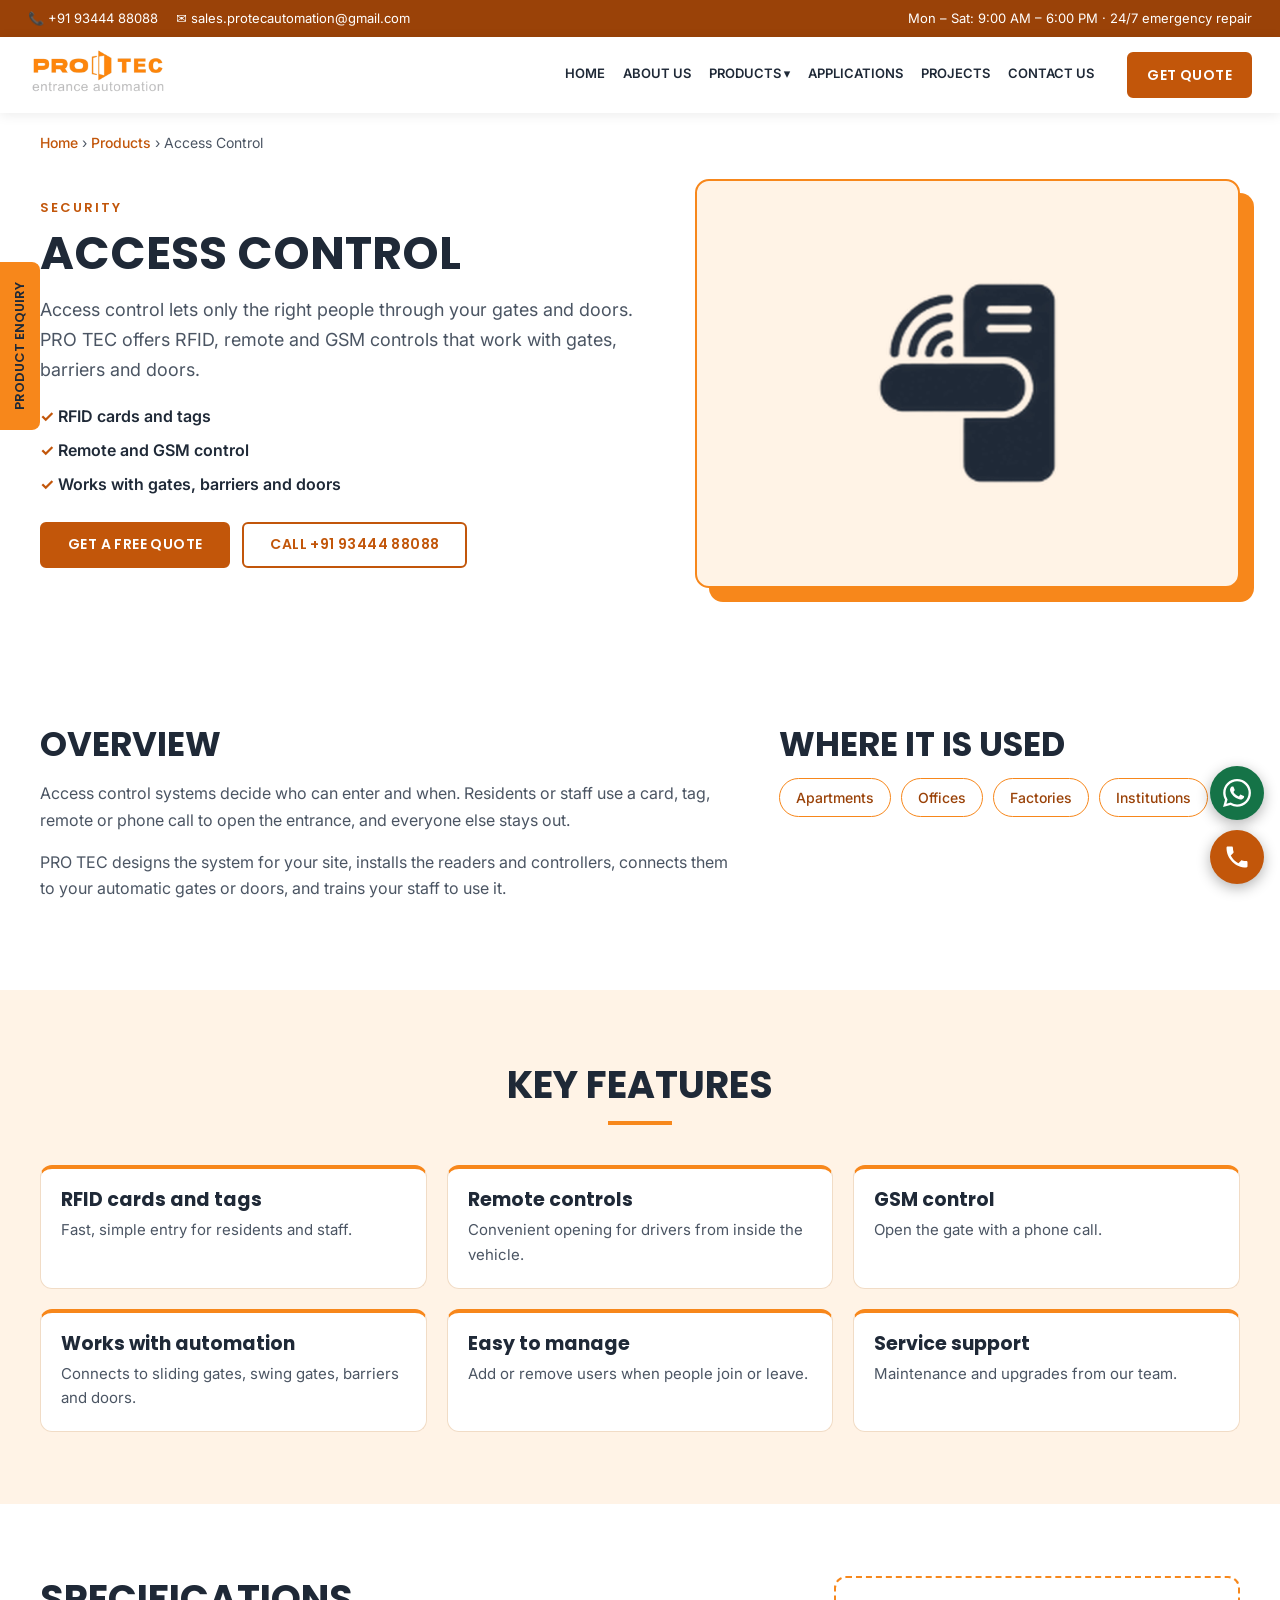
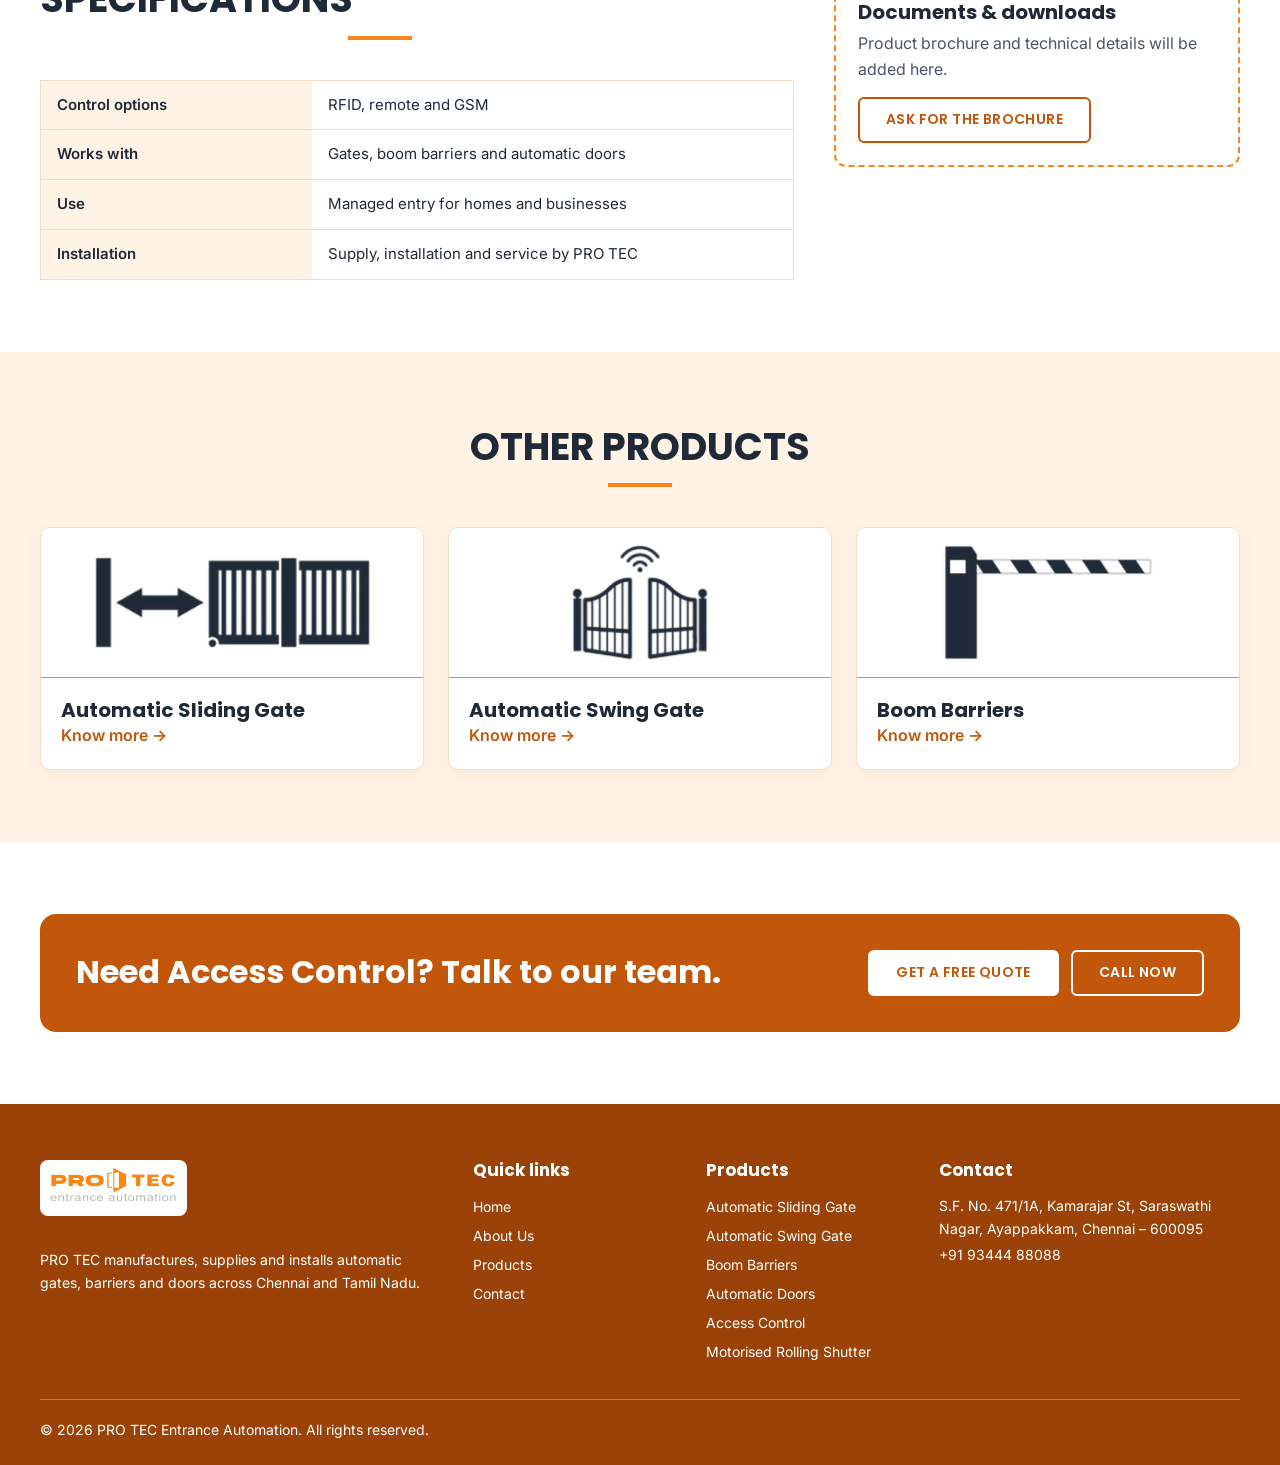
<file: access-control.html>
<!doctype html><html lang="en"><head><meta charset="utf-8">
<meta name="viewport" content="width=device-width, initial-scale=1">
<title>Access Control in Chennai | PRO TEC</title>
<meta name="description" content="Access control lets only the right people through your gates and doors. Supply, installation and service in Chennai and Tamil Nadu by PRO TEC.">
<meta name="robots" content="index, follow, max-image-preview:large">
<link rel="canonical" href="https://protecentranceautomation.com/access-control.html">
<meta name="theme-color" content="#C2560A">
<meta property="og:type" content="website"><meta property="og:site_name" content="PRO TEC Entrance Automation"><meta property="og:locale" content="en_IN">
<meta property="og:title" content="Access Control in Chennai | PRO TEC"><meta property="og:description" content="Access control lets only the right people through your gates and doors. Supply, installation and service in Chennai and Tamil Nadu by PRO TEC."><meta property="og:url" content="https://protecentranceautomation.com/access-control.html">
<script type="application/ld+json">{"@context": "https://schema.org", "@type": "BreadcrumbList", "itemListElement": [{"@type": "ListItem", "position": 1, "name": "Home", "item": "https://protecentranceautomation.com/"}, {"@type": "ListItem", "position": 2, "name": "Products", "item": "https://protecentranceautomation.com/#products"}, {"@type": "ListItem", "position": 3, "name": "Access Control", "item": "https://protecentranceautomation.com/access-control.html"}]}</script>
<link href="https://fonts.googleapis.com/css2?family=Poppins:wght@500;600;700&family=Inter:wght@400;500;600&display=swap" rel="stylesheet">
<link rel="stylesheet" href="style.css"></head><body><div class="top"><div class="w"><div><a href="tel:+919344488088">📞 +91 93444 88088</a><a href="mailto:sales.protecautomation@gmail.com">✉ sales.protecautomation@gmail.com</a></div><div>Mon – Sat: 9:00 AM – 6:00 PM · 24/7 emergency repair</div></div></div>
<header><div class="w nav"><a href="index.html"><img src="protec-logo.png" alt="PRO TEC entrance automation" width="141" height="54"></a>
<button class="burger" id="bg" aria-label="Open menu">☰</button>
<nav class="menu" id="mn"><a href="index.html">Home</a><a href="index.html#about">About Us</a>
<div class="dd"><a href="index.html#products">Products ▾</a><div class="sub"><a href="automatic-sliding-gate.html">Automatic Sliding Gate</a><a href="automatic-swing-gate.html">Automatic Swing Gate</a><a href="boom-barriers.html">Boom Barriers</a><a href="automatic-doors.html">Automatic Doors</a><a href="access-control.html">Access Control</a><a href="motorised-rolling-shutter.html">Motorised Rolling Shutter</a><a href="index.html#service">Service &amp; AMC</a></div></div>
<a href="index.html#applications">Applications</a><a href="index.html#projects">Projects</a><a href="index.html#contact">Contact Us</a></nav>
<a class="btn" href="index.html#contact">Get Quote</a></div></header>
<main id="top"><div class="w crumb"><a href="index.html">Home</a> › <a href="index.html#products">Products</a> › Access Control</div>
<section><div class="w pp-top"><div><div class="kick">Security</div><h1>Access Control</h1><p class="lead">Access control lets only the right people through your gates and doors. PRO TEC offers RFID, remote and GSM controls that work with gates, barriers and doors.</p>
<ul class="hl"><li>RFID cards and tags</li><li>Remote and GSM control</li><li>Works with gates, barriers and doors</li></ul>
<div class="row"><a class="btn" href="https://wa.me/919344488088?text=Hi%20PRO%20TEC%2C%20I%20would%20like%20a%20quote%20for%20Access%20Control.">Get a free quote</a><a class="btn o" href="tel:+919344488088">Call +91 93444 88088</a></div></div><div class="pp-sym"><img src="access-control-symbol.png" alt="Access control symbol" width="109" height="122"></div></div></section>
<section class="sec" id="overview"><div class="w two2"><div><h2>Overview</h2><p>Access control systems decide who can enter and when. Residents or staff use a card, tag, remote or phone call to open the entrance, and everyone else stays out.</p><p>PRO TEC designs the system for your site, installs the readers and controllers, connects them to your automatic gates or doors, and trains your staff to use it.</p></div><div><h2>Where it is used</h2><div class="chips" style="justify-content:flex-start"><span>Apartments</span><span>Offices</span><span>Factories</span><span>Institutions</span></div></div></div></section>
<section class="sec tint" id="features"><div class="w"><div class="head"><h2>Key features</h2></div><div class="feat"><div><h3>RFID cards and tags</h3><p>Fast, simple entry for residents and staff.</p></div><div><h3>Remote controls</h3><p>Convenient opening for drivers from inside the vehicle.</p></div><div><h3>GSM control</h3><p>Open the gate with a phone call.</p></div><div><h3>Works with automation</h3><p>Connects to sliding gates, swing gates, barriers and doors.</p></div><div><h3>Easy to manage</h3><p>Add or remove users when people join or leave.</p></div><div><h3>Service support</h3><p>Maintenance and upgrades from our team.</p></div></div></div></section>
<section class="sec" id="specs"><div class="w sp2"><div><div class="head" style="text-align:left;margin-left:0"><h2>Specifications</h2></div><table class="spec"><tr><th>Control options</th><td>RFID, remote and GSM</td></tr><tr><th>Works with</th><td>Gates, boom barriers and automatic doors</td></tr><tr><th>Use</th><td>Managed entry for homes and businesses</td></tr><tr><th>Installation</th><td>Supply, installation and service by PRO TEC</td></tr></table></div>
<div class="dl"><h3>Documents &amp; downloads</h3><p>Product brochure and technical details will be added here.</p><a class="btn o" href="index.html#contact">Ask for the brochure</a></div></div></section>
<section class="sec tint rel"><div class="w"><div class="head"><h2>Other products</h2></div><div class="g"><div class="pc"><div class="sym"><img src="sliding-gate-symbol.png" alt="Automatic Sliding Gate symbol" loading="lazy"></div><div class="b"><h3>Automatic Sliding Gate</h3><a class="more" href="automatic-sliding-gate.html">Know more →</a></div></div><div class="pc"><div class="sym"><img src="swing-gate-symbol.png" alt="Automatic Swing Gate symbol" loading="lazy"></div><div class="b"><h3>Automatic Swing Gate</h3><a class="more" href="automatic-swing-gate.html">Know more →</a></div></div><div class="pc"><div class="sym"><img src="boom-barrier-symbol.png" alt="Boom Barriers symbol" loading="lazy"></div><div class="b"><h3>Boom Barriers</h3><a class="more" href="boom-barriers.html">Know more →</a></div></div></div></div></section>
<section class="sec"><div class="w"><div class="cta"><h2>Need Access Control? Talk to our team.</h2><div class="row"><a class="btn" href="https://wa.me/919344488088?text=Hi%20PRO%20TEC%2C%20I%20would%20like%20a%20quote%20for%20Access%20Control.">Get a free quote</a><a class="btn o" href="tel:+919344488088">Call now</a></div></div></div></section></main>
<footer><div class="w"><div class="g"><div><img src="protec-logo.png" alt="PRO TEC" width="147" height="56" loading="lazy" style="height:56px;background:#fff;border-radius:8px;padding:6px;margin-bottom:12px"><p>PRO TEC manufactures, supplies and installs automatic gates, barriers and doors across Chennai and Tamil Nadu.</p></div>
<div><h3>Quick links</h3><a href="index.html">Home</a><a href="index.html#about">About Us</a><a href="index.html#products">Products</a><a href="index.html#contact">Contact</a></div>
<div><h3>Products</h3><a href="automatic-sliding-gate.html">Automatic Sliding Gate</a><a href="automatic-swing-gate.html">Automatic Swing Gate</a><a href="boom-barriers.html">Boom Barriers</a><a href="automatic-doors.html">Automatic Doors</a><a href="access-control.html">Access Control</a><a href="motorised-rolling-shutter.html">Motorised Rolling Shutter</a></div>
<div><h3>Contact</h3><p>S.F. No. 471/1A, Kamarajar St, Saraswathi Nagar, Ayappakkam, Chennai – 600095<br><a href="tel:+919344488088">+91 93444 88088</a></p></div></div>
<div class="cp">© 2026 PRO TEC Entrance Automation. All rights reserved.</div></div></footer>
<a class="enq" href="index.html#contact">Product enquiry</a>
<div class="fab"><a href="https://wa.me/919344488088" style="background:#157347" aria-label="WhatsApp PRO TEC"><svg viewBox="0 0 24 24" aria-hidden="true"><path d="M17.472 14.382c-.297-.149-1.758-.867-2.03-.967-.273-.099-.471-.148-.67.15-.197.297-.767.966-.94 1.164-.173.199-.347.223-.644.075-.297-.15-1.255-.463-2.39-1.475-.883-.788-1.48-1.761-1.653-2.059-.173-.297-.018-.458.13-.606.134-.133.298-.347.446-.52.149-.174.198-.298.298-.497.099-.198.05-.371-.025-.52-.075-.149-.669-1.612-.916-2.207-.242-.579-.487-.5-.669-.51-.173-.008-.371-.01-.57-.01-.198 0-.52.074-.792.372-.272.297-1.04 1.016-1.04 2.479 0 1.462 1.065 2.875 1.213 3.074.149.198 2.096 3.2 5.077 4.487.709.306 1.262.489 1.694.625.712.227 1.36.195 1.871.118.571-.085 1.758-.719 2.006-1.413.248-.694.248-1.289.173-1.413-.074-.124-.272-.198-.57-.347m-5.421 7.403h-.004a9.87 9.87 0 01-5.031-1.378l-.361-.214-3.741.982.998-3.648-.235-.374a9.86 9.86 0 01-1.51-5.26c.001-5.45 4.436-9.884 9.888-9.884 2.64 0 5.122 1.03 6.988 2.898a9.825 9.825 0 012.893 6.994c-.003 5.45-4.437 9.884-9.885 9.884m8.413-18.297A11.815 11.815 0 0012.05 0C5.495 0 .16 5.335.157 11.892c0 2.096.547 4.142 1.588 5.945L.057 24l6.305-1.654a11.882 11.882 0 005.683 1.448h.005c6.554 0 11.89-5.335 11.893-11.893a11.821 11.821 0 00-3.48-8.413Z"/></svg></a><a href="tel:+919344488088" style="background:var(--od)" aria-label="Call PRO TEC"><svg viewBox="0 0 24 24" aria-hidden="true"><path d="M6.62 10.79c1.44 2.83 3.76 5.14 6.59 6.59l2.2-2.2c.27-.27.67-.36 1.02-.24 1.12.37 2.33.57 3.57.57.55 0 1 .45 1 1V20c0 .55-.45 1-1 1-9.39 0-17-7.61-17-17 0-.55.45-1 1-1h3.5c.55 0 1 .45 1 1 0 1.25.2 2.45.57 3.57.11.35.03.74-.25 1.02l-2.2 2.2z"/></svg></a></div>
<script>
var mn=document.getElementById('mn');document.getElementById('bg').onclick=function(){mn.classList.toggle('open')};
mn.querySelectorAll('a').forEach(function(a){a.onclick=function(){mn.classList.remove('open')}});
(function(){
if(!window.matchMedia('(hover:hover) and (pointer:fine)').matches)return;
var dot=document.createElement('div'),ring=document.createElement('div');dot.className='cur-dot';ring.className='cur-ring';
document.body.appendChild(ring);document.body.appendChild(dot);
var mx=0,my=0,rx=0,ry=0,on=false,calm=window.matchMedia('(prefers-reduced-motion:reduce)').matches;
document.addEventListener('mousemove',function(e){mx=e.clientX;my=e.clientY;
 if(!on){on=true;rx=mx;ry=my;document.body.classList.add('cc','cur-on')}
 dot.style.transform='translate3d('+mx+'px,'+my+'px,0)';
 ring.classList.toggle('h',!!e.target.closest('a,button,summary,label,.pcard,.pc,input,select,textarea'));});
document.addEventListener('mousedown',function(){ring.classList.add('d')});
document.addEventListener('mouseup',function(){ring.classList.remove('d')});
document.documentElement.addEventListener('mouseleave',function(){document.body.classList.remove('cur-on')});
document.documentElement.addEventListener('mouseenter',function(){if(on)document.body.classList.add('cur-on')});
(function loop(){rx+=(mx-rx)*(calm?1:.18);ry+=(my-ry)*(calm?1:.18);ring.style.transform='translate3d('+rx+'px,'+ry+'px,0)';requestAnimationFrame(loop)})();
})();
</script></body></html>
</file>
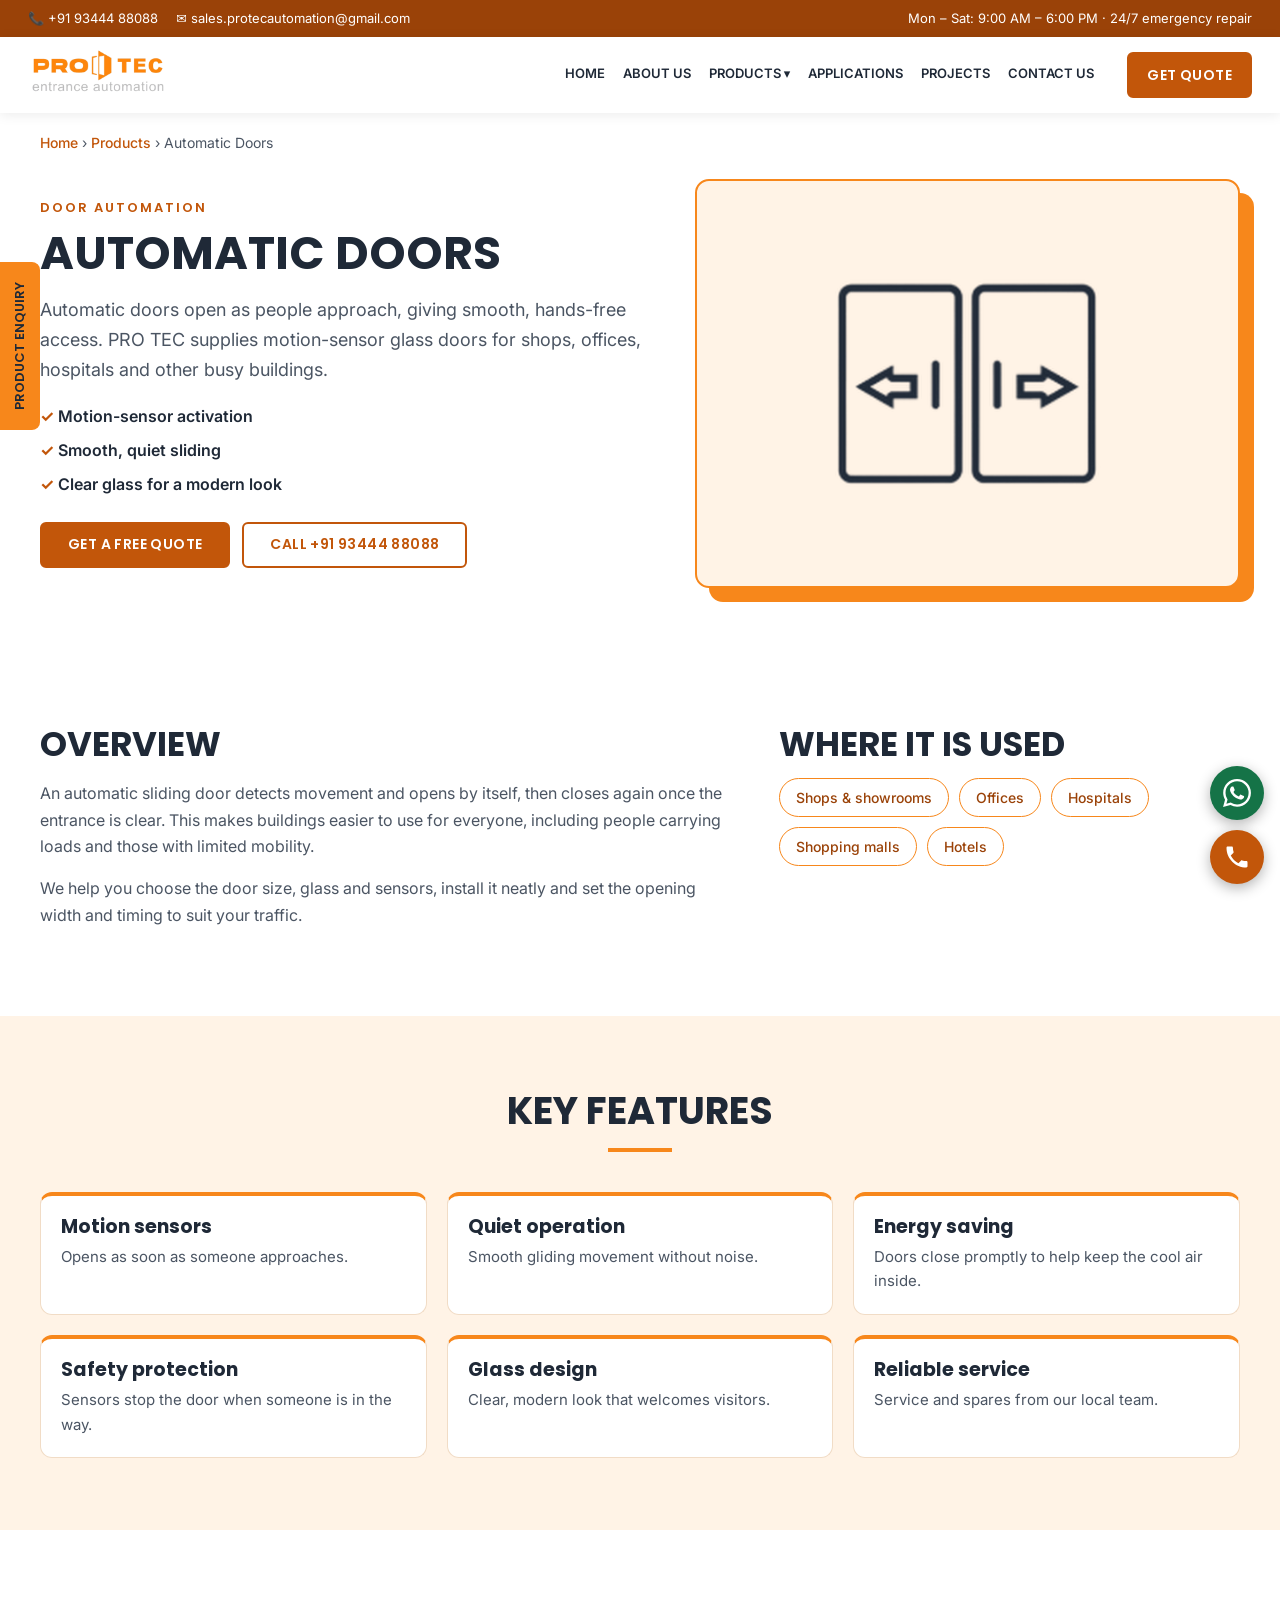
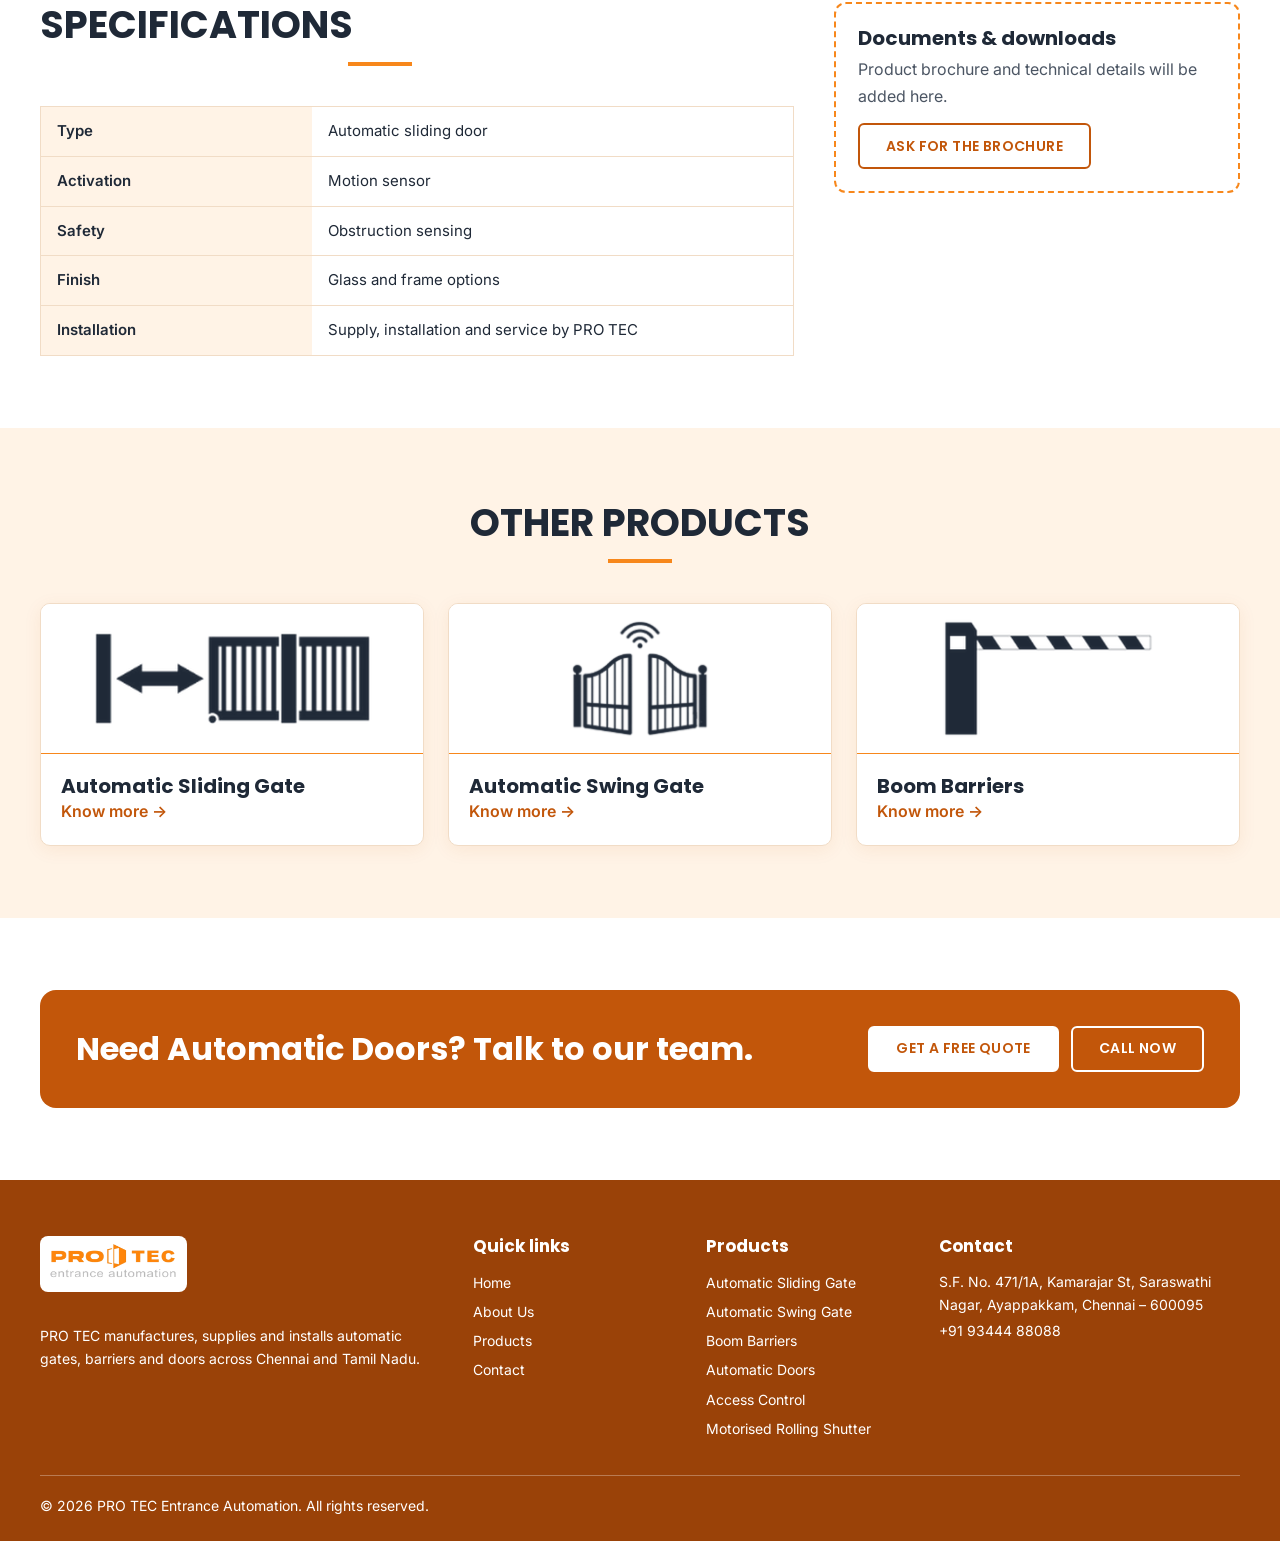
<file: automatic-doors.html>
<!doctype html><html lang="en"><head><meta charset="utf-8">
<meta name="viewport" content="width=device-width, initial-scale=1">
<title>Automatic Doors in Chennai | PRO TEC</title>
<meta name="description" content="Automatic doors open as people approach, giving smooth, hands-free access. Supply, installation and service in Chennai and Tamil Nadu by PRO TEC.">
<meta name="robots" content="index, follow, max-image-preview:large">
<link rel="canonical" href="https://protecentranceautomation.com/automatic-doors.html">
<meta name="theme-color" content="#C2560A">
<meta property="og:type" content="website"><meta property="og:site_name" content="PRO TEC Entrance Automation"><meta property="og:locale" content="en_IN">
<meta property="og:title" content="Automatic Doors in Chennai | PRO TEC"><meta property="og:description" content="Automatic doors open as people approach, giving smooth, hands-free access. Supply, installation and service in Chennai and Tamil Nadu by PRO TEC."><meta property="og:url" content="https://protecentranceautomation.com/automatic-doors.html">
<script type="application/ld+json">{"@context": "https://schema.org", "@type": "BreadcrumbList", "itemListElement": [{"@type": "ListItem", "position": 1, "name": "Home", "item": "https://protecentranceautomation.com/"}, {"@type": "ListItem", "position": 2, "name": "Products", "item": "https://protecentranceautomation.com/#products"}, {"@type": "ListItem", "position": 3, "name": "Automatic Doors", "item": "https://protecentranceautomation.com/automatic-doors.html"}]}</script>
<link href="https://fonts.googleapis.com/css2?family=Poppins:wght@500;600;700&family=Inter:wght@400;500;600&display=swap" rel="stylesheet">
<link rel="stylesheet" href="style.css"></head><body><div class="top"><div class="w"><div><a href="tel:+919344488088">📞 +91 93444 88088</a><a href="mailto:sales.protecautomation@gmail.com">✉ sales.protecautomation@gmail.com</a></div><div>Mon – Sat: 9:00 AM – 6:00 PM · 24/7 emergency repair</div></div></div>
<header><div class="w nav"><a href="index.html"><img src="protec-logo.png" alt="PRO TEC entrance automation" width="141" height="54"></a>
<button class="burger" id="bg" aria-label="Open menu">☰</button>
<nav class="menu" id="mn"><a href="index.html">Home</a><a href="index.html#about">About Us</a>
<div class="dd"><a href="index.html#products">Products ▾</a><div class="sub"><a href="automatic-sliding-gate.html">Automatic Sliding Gate</a><a href="automatic-swing-gate.html">Automatic Swing Gate</a><a href="boom-barriers.html">Boom Barriers</a><a href="automatic-doors.html">Automatic Doors</a><a href="access-control.html">Access Control</a><a href="motorised-rolling-shutter.html">Motorised Rolling Shutter</a><a href="index.html#service">Service &amp; AMC</a></div></div>
<a href="index.html#applications">Applications</a><a href="index.html#projects">Projects</a><a href="index.html#contact">Contact Us</a></nav>
<a class="btn" href="index.html#contact">Get Quote</a></div></header>
<main id="top"><div class="w crumb"><a href="index.html">Home</a> › <a href="index.html#products">Products</a> › Automatic Doors</div>
<section><div class="w pp-top"><div><div class="kick">Door automation</div><h1>Automatic Doors</h1><p class="lead">Automatic doors open as people approach, giving smooth, hands-free access. PRO TEC supplies motion-sensor glass doors for shops, offices, hospitals and other busy buildings.</p>
<ul class="hl"><li>Motion-sensor activation</li><li>Smooth, quiet sliding</li><li>Clear glass for a modern look</li></ul>
<div class="row"><a class="btn" href="https://wa.me/919344488088?text=Hi%20PRO%20TEC%2C%20I%20would%20like%20a%20quote%20for%20Automatic%20Doors.">Get a free quote</a><a class="btn o" href="tel:+919344488088">Call +91 93444 88088</a></div></div><div class="pp-sym"><img src="automatic-door-symbol.png" alt="Automatic sliding door symbol" width="155" height="121"></div></div></section>
<section class="sec" id="overview"><div class="w two2"><div><h2>Overview</h2><p>An automatic sliding door detects movement and opens by itself, then closes again once the entrance is clear. This makes buildings easier to use for everyone, including people carrying loads and those with limited mobility.</p><p>We help you choose the door size, glass and sensors, install it neatly and set the opening width and timing to suit your traffic.</p></div><div><h2>Where it is used</h2><div class="chips" style="justify-content:flex-start"><span>Shops &amp; showrooms</span><span>Offices</span><span>Hospitals</span><span>Shopping malls</span><span>Hotels</span></div></div></div></section>
<section class="sec tint" id="features"><div class="w"><div class="head"><h2>Key features</h2></div><div class="feat"><div><h3>Motion sensors</h3><p>Opens as soon as someone approaches.</p></div><div><h3>Quiet operation</h3><p>Smooth gliding movement without noise.</p></div><div><h3>Energy saving</h3><p>Doors close promptly to help keep the cool air inside.</p></div><div><h3>Safety protection</h3><p>Sensors stop the door when someone is in the way.</p></div><div><h3>Glass design</h3><p>Clear, modern look that welcomes visitors.</p></div><div><h3>Reliable service</h3><p>Service and spares from our local team.</p></div></div></div></section>
<section class="sec" id="specs"><div class="w sp2"><div><div class="head" style="text-align:left;margin-left:0"><h2>Specifications</h2></div><table class="spec"><tr><th>Type</th><td>Automatic sliding door</td></tr><tr><th>Activation</th><td>Motion sensor</td></tr><tr><th>Safety</th><td>Obstruction sensing</td></tr><tr><th>Finish</th><td>Glass and frame options</td></tr><tr><th>Installation</th><td>Supply, installation and service by PRO TEC</td></tr></table></div>
<div class="dl"><h3>Documents &amp; downloads</h3><p>Product brochure and technical details will be added here.</p><a class="btn o" href="index.html#contact">Ask for the brochure</a></div></div></section>
<section class="sec tint rel"><div class="w"><div class="head"><h2>Other products</h2></div><div class="g"><div class="pc"><div class="sym"><img src="sliding-gate-symbol.png" alt="Automatic Sliding Gate symbol" loading="lazy"></div><div class="b"><h3>Automatic Sliding Gate</h3><a class="more" href="automatic-sliding-gate.html">Know more →</a></div></div><div class="pc"><div class="sym"><img src="swing-gate-symbol.png" alt="Automatic Swing Gate symbol" loading="lazy"></div><div class="b"><h3>Automatic Swing Gate</h3><a class="more" href="automatic-swing-gate.html">Know more →</a></div></div><div class="pc"><div class="sym"><img src="boom-barrier-symbol.png" alt="Boom Barriers symbol" loading="lazy"></div><div class="b"><h3>Boom Barriers</h3><a class="more" href="boom-barriers.html">Know more →</a></div></div></div></div></section>
<section class="sec"><div class="w"><div class="cta"><h2>Need Automatic Doors? Talk to our team.</h2><div class="row"><a class="btn" href="https://wa.me/919344488088?text=Hi%20PRO%20TEC%2C%20I%20would%20like%20a%20quote%20for%20Automatic%20Doors.">Get a free quote</a><a class="btn o" href="tel:+919344488088">Call now</a></div></div></div></section></main>
<footer><div class="w"><div class="g"><div><img src="protec-logo.png" alt="PRO TEC" width="147" height="56" loading="lazy" style="height:56px;background:#fff;border-radius:8px;padding:6px;margin-bottom:12px"><p>PRO TEC manufactures, supplies and installs automatic gates, barriers and doors across Chennai and Tamil Nadu.</p></div>
<div><h3>Quick links</h3><a href="index.html">Home</a><a href="index.html#about">About Us</a><a href="index.html#products">Products</a><a href="index.html#contact">Contact</a></div>
<div><h3>Products</h3><a href="automatic-sliding-gate.html">Automatic Sliding Gate</a><a href="automatic-swing-gate.html">Automatic Swing Gate</a><a href="boom-barriers.html">Boom Barriers</a><a href="automatic-doors.html">Automatic Doors</a><a href="access-control.html">Access Control</a><a href="motorised-rolling-shutter.html">Motorised Rolling Shutter</a></div>
<div><h3>Contact</h3><p>S.F. No. 471/1A, Kamarajar St, Saraswathi Nagar, Ayappakkam, Chennai – 600095<br><a href="tel:+919344488088">+91 93444 88088</a></p></div></div>
<div class="cp">© 2026 PRO TEC Entrance Automation. All rights reserved.</div></div></footer>
<a class="enq" href="index.html#contact">Product enquiry</a>
<div class="fab"><a href="https://wa.me/919344488088" style="background:#157347" aria-label="WhatsApp PRO TEC"><svg viewBox="0 0 24 24" aria-hidden="true"><path d="M17.472 14.382c-.297-.149-1.758-.867-2.03-.967-.273-.099-.471-.148-.67.15-.197.297-.767.966-.94 1.164-.173.199-.347.223-.644.075-.297-.15-1.255-.463-2.39-1.475-.883-.788-1.48-1.761-1.653-2.059-.173-.297-.018-.458.13-.606.134-.133.298-.347.446-.52.149-.174.198-.298.298-.497.099-.198.05-.371-.025-.52-.075-.149-.669-1.612-.916-2.207-.242-.579-.487-.5-.669-.51-.173-.008-.371-.01-.57-.01-.198 0-.52.074-.792.372-.272.297-1.04 1.016-1.04 2.479 0 1.462 1.065 2.875 1.213 3.074.149.198 2.096 3.2 5.077 4.487.709.306 1.262.489 1.694.625.712.227 1.36.195 1.871.118.571-.085 1.758-.719 2.006-1.413.248-.694.248-1.289.173-1.413-.074-.124-.272-.198-.57-.347m-5.421 7.403h-.004a9.87 9.87 0 01-5.031-1.378l-.361-.214-3.741.982.998-3.648-.235-.374a9.86 9.86 0 01-1.51-5.26c.001-5.45 4.436-9.884 9.888-9.884 2.64 0 5.122 1.03 6.988 2.898a9.825 9.825 0 012.893 6.994c-.003 5.45-4.437 9.884-9.885 9.884m8.413-18.297A11.815 11.815 0 0012.05 0C5.495 0 .16 5.335.157 11.892c0 2.096.547 4.142 1.588 5.945L.057 24l6.305-1.654a11.882 11.882 0 005.683 1.448h.005c6.554 0 11.89-5.335 11.893-11.893a11.821 11.821 0 00-3.48-8.413Z"/></svg></a><a href="tel:+919344488088" style="background:var(--od)" aria-label="Call PRO TEC"><svg viewBox="0 0 24 24" aria-hidden="true"><path d="M6.62 10.79c1.44 2.83 3.76 5.14 6.59 6.59l2.2-2.2c.27-.27.67-.36 1.02-.24 1.12.37 2.33.57 3.57.57.55 0 1 .45 1 1V20c0 .55-.45 1-1 1-9.39 0-17-7.61-17-17 0-.55.45-1 1-1h3.5c.55 0 1 .45 1 1 0 1.25.2 2.45.57 3.57.11.35.03.74-.25 1.02l-2.2 2.2z"/></svg></a></div>
<script>
var mn=document.getElementById('mn');document.getElementById('bg').onclick=function(){mn.classList.toggle('open')};
mn.querySelectorAll('a').forEach(function(a){a.onclick=function(){mn.classList.remove('open')}});
(function(){
if(!window.matchMedia('(hover:hover) and (pointer:fine)').matches)return;
var dot=document.createElement('div'),ring=document.createElement('div');dot.className='cur-dot';ring.className='cur-ring';
document.body.appendChild(ring);document.body.appendChild(dot);
var mx=0,my=0,rx=0,ry=0,on=false,calm=window.matchMedia('(prefers-reduced-motion:reduce)').matches;
document.addEventListener('mousemove',function(e){mx=e.clientX;my=e.clientY;
 if(!on){on=true;rx=mx;ry=my;document.body.classList.add('cc','cur-on')}
 dot.style.transform='translate3d('+mx+'px,'+my+'px,0)';
 ring.classList.toggle('h',!!e.target.closest('a,button,summary,label,.pcard,.pc,input,select,textarea'));});
document.addEventListener('mousedown',function(){ring.classList.add('d')});
document.addEventListener('mouseup',function(){ring.classList.remove('d')});
document.documentElement.addEventListener('mouseleave',function(){document.body.classList.remove('cur-on')});
document.documentElement.addEventListener('mouseenter',function(){if(on)document.body.classList.add('cur-on')});
(function loop(){rx+=(mx-rx)*(calm?1:.18);ry+=(my-ry)*(calm?1:.18);ring.style.transform='translate3d('+rx+'px,'+ry+'px,0)';requestAnimationFrame(loop)})();
})();
</script></body></html>
</file>
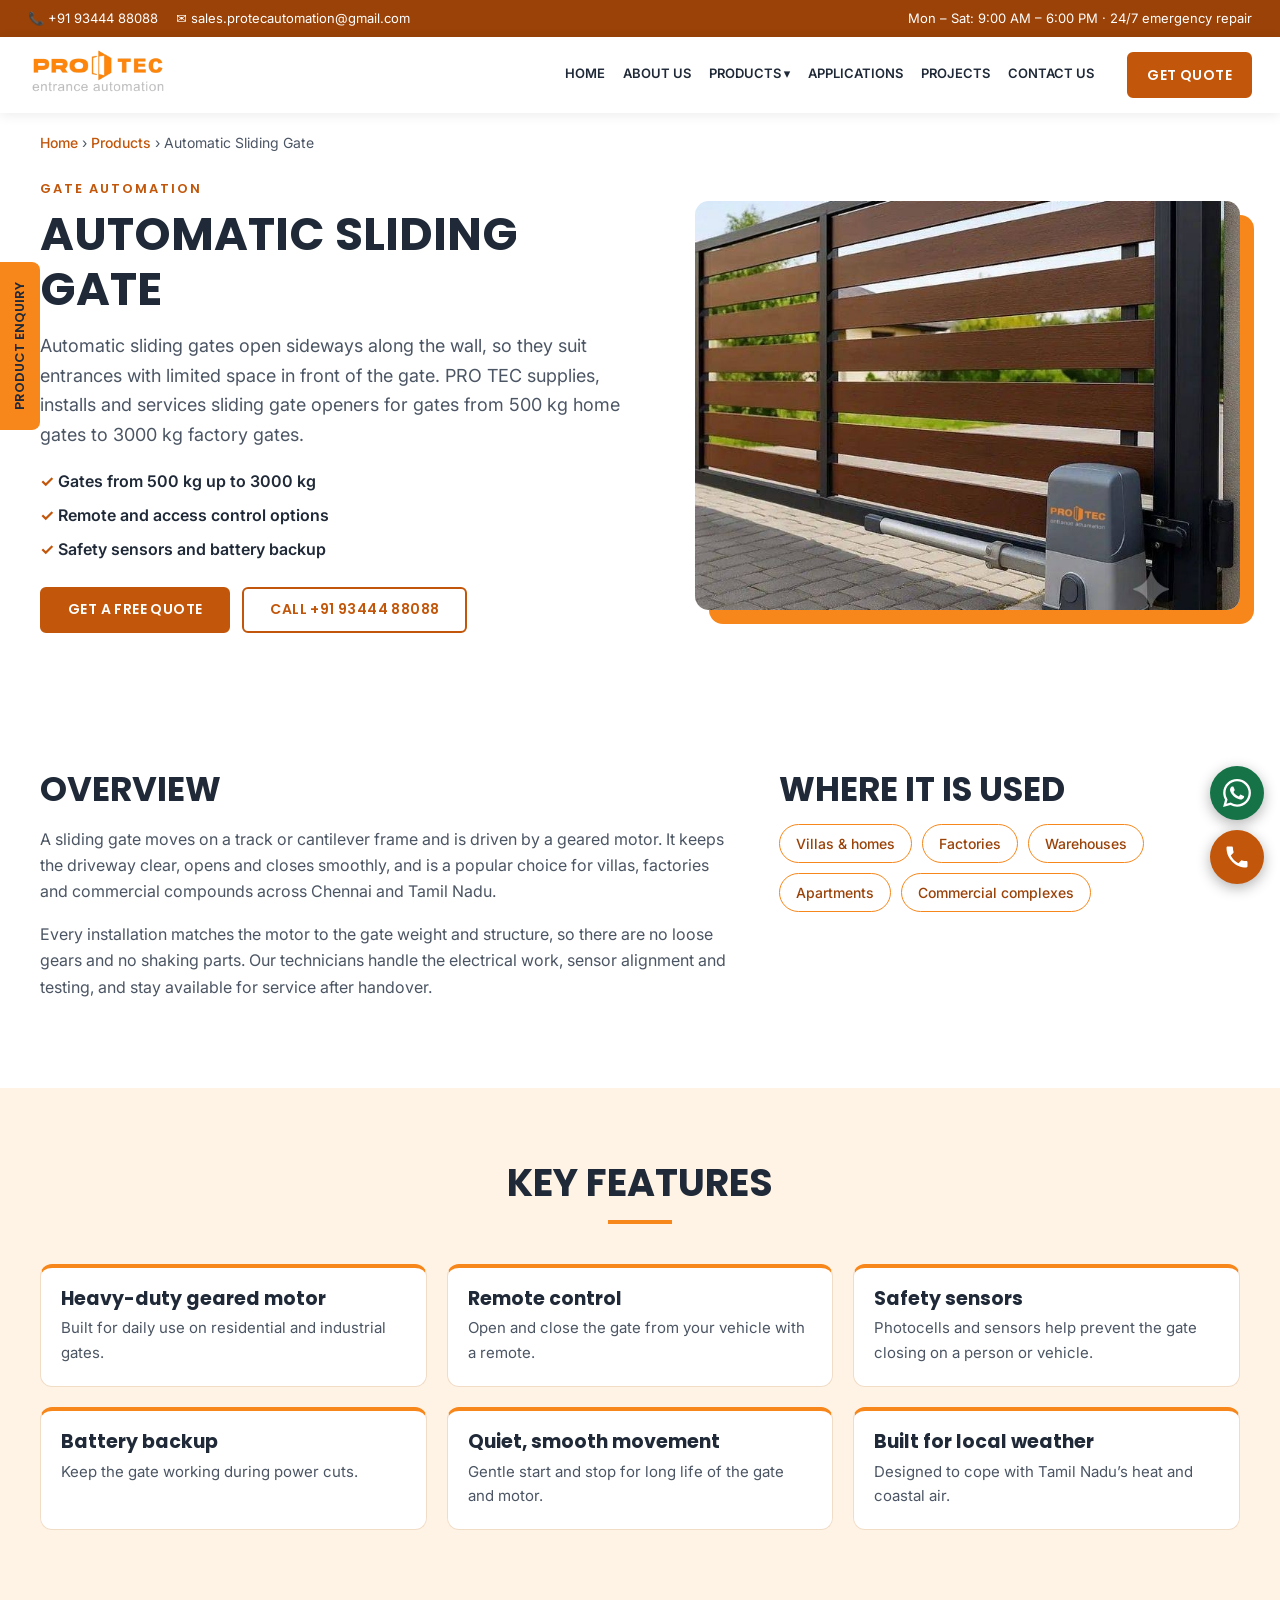
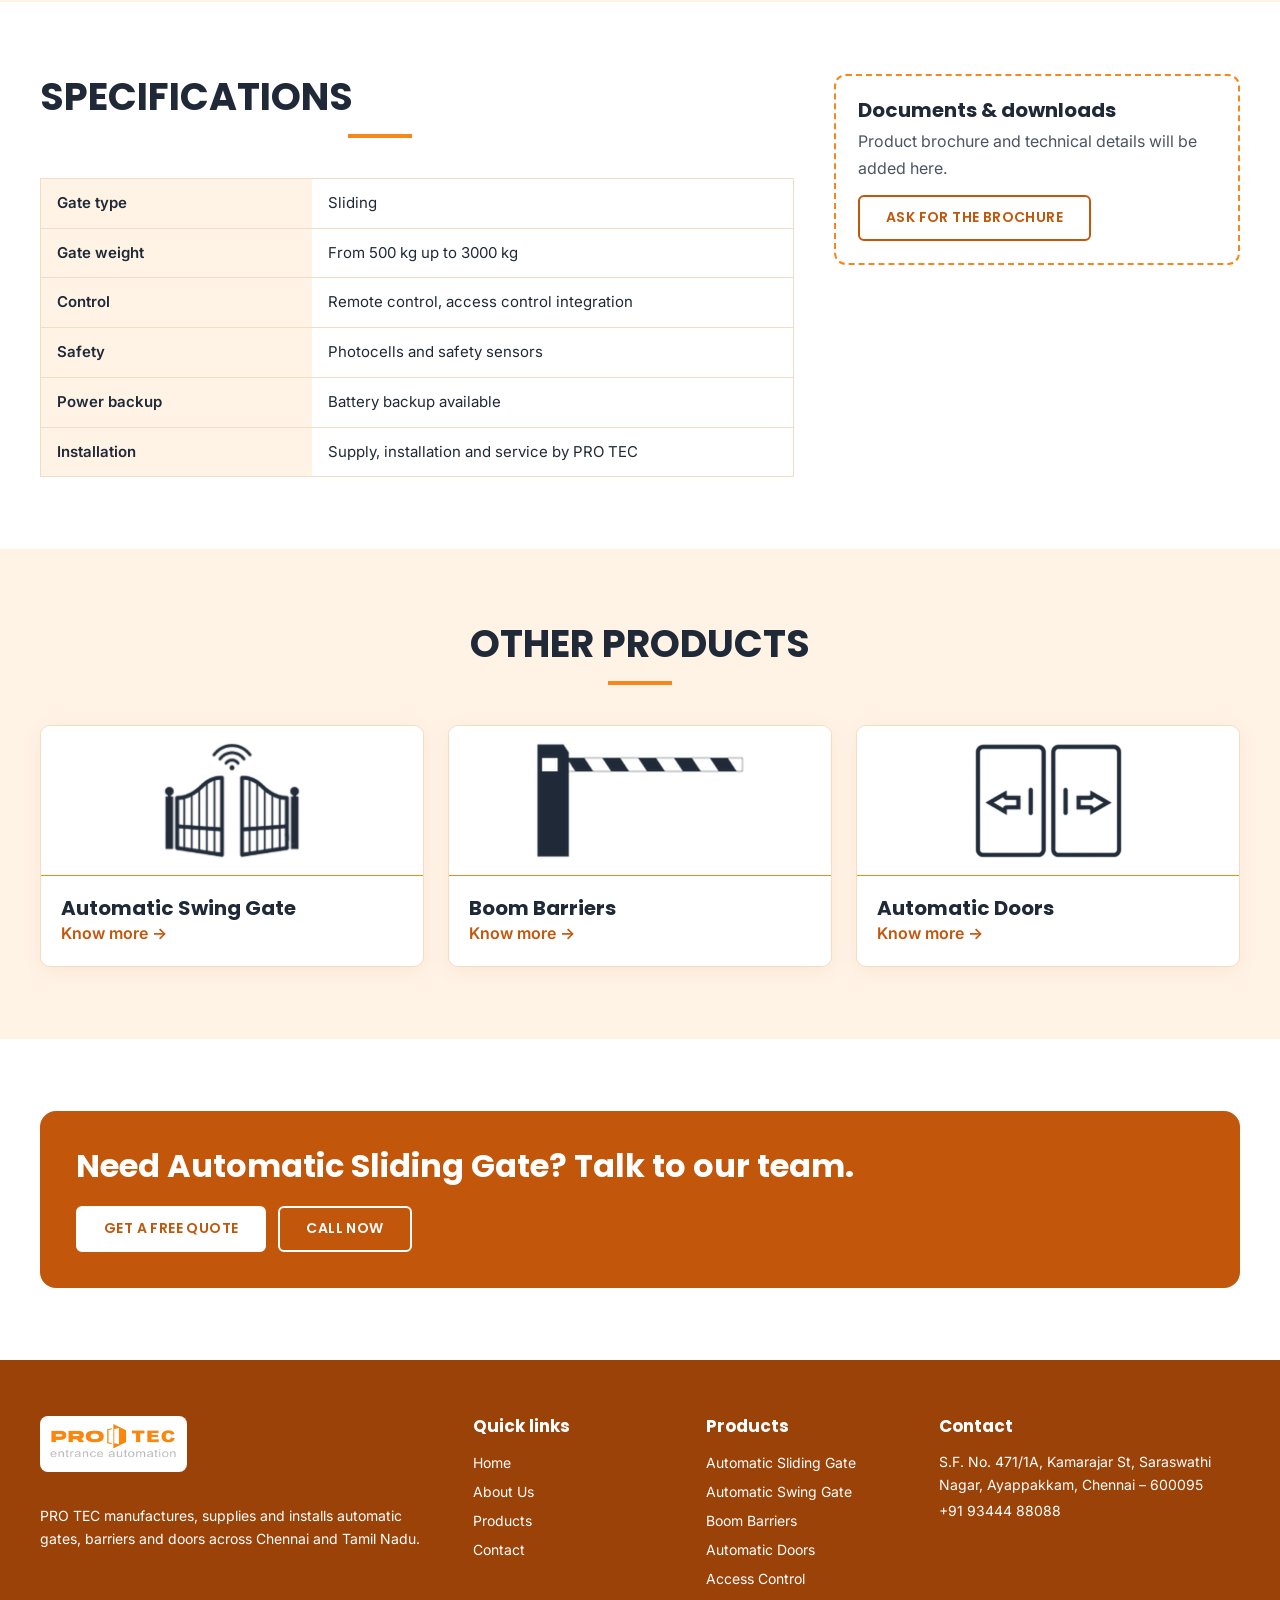
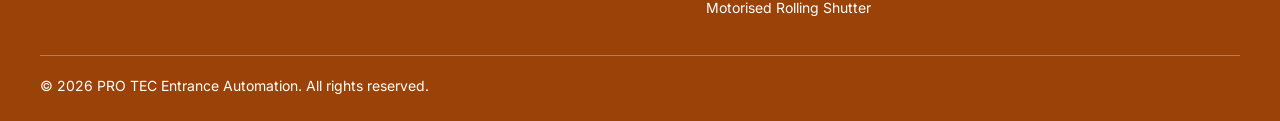
<file: automatic-sliding-gate.html>
<!doctype html><html lang="en"><head><meta charset="utf-8">
<meta name="viewport" content="width=device-width, initial-scale=1">
<title>Automatic Sliding Gate in Chennai | PRO TEC</title>
<meta name="description" content="Automatic sliding gates open sideways along the wall, so they suit entrances with limited space in front of the gate. Supply, installation and service in…">
<meta name="robots" content="index, follow, max-image-preview:large">
<link rel="canonical" href="https://protecentranceautomation.com/automatic-sliding-gate.html">
<meta name="theme-color" content="#C2560A">
<meta property="og:type" content="website"><meta property="og:site_name" content="PRO TEC Entrance Automation"><meta property="og:locale" content="en_IN">
<meta property="og:title" content="Automatic Sliding Gate in Chennai | PRO TEC"><meta property="og:description" content="Automatic sliding gates open sideways along the wall, so they suit entrances with limited space in front of the gate. Supply, installation and service in…"><meta property="og:url" content="https://protecentranceautomation.com/automatic-sliding-gate.html"><meta property="og:image" content="https://protecentranceautomation.com/sliding-gate-opener-chennai.jpg">
<script type="application/ld+json">{"@context": "https://schema.org", "@type": "BreadcrumbList", "itemListElement": [{"@type": "ListItem", "position": 1, "name": "Home", "item": "https://protecentranceautomation.com/"}, {"@type": "ListItem", "position": 2, "name": "Products", "item": "https://protecentranceautomation.com/#products"}, {"@type": "ListItem", "position": 3, "name": "Automatic Sliding Gate", "item": "https://protecentranceautomation.com/automatic-sliding-gate.html"}]}</script>
<link href="https://fonts.googleapis.com/css2?family=Poppins:wght@500;600;700&family=Inter:wght@400;500;600&display=swap" rel="stylesheet">
<link rel="stylesheet" href="style.css"></head><body><div class="top"><div class="w"><div><a href="tel:+919344488088">📞 +91 93444 88088</a><a href="mailto:sales.protecautomation@gmail.com">✉ sales.protecautomation@gmail.com</a></div><div>Mon – Sat: 9:00 AM – 6:00 PM · 24/7 emergency repair</div></div></div>
<header><div class="w nav"><a href="index.html"><img src="protec-logo.png" alt="PRO TEC entrance automation" width="141" height="54"></a>
<button class="burger" id="bg" aria-label="Open menu">☰</button>
<nav class="menu" id="mn"><a href="index.html">Home</a><a href="index.html#about">About Us</a>
<div class="dd"><a href="index.html#products">Products ▾</a><div class="sub"><a href="automatic-sliding-gate.html">Automatic Sliding Gate</a><a href="automatic-swing-gate.html">Automatic Swing Gate</a><a href="boom-barriers.html">Boom Barriers</a><a href="automatic-doors.html">Automatic Doors</a><a href="access-control.html">Access Control</a><a href="motorised-rolling-shutter.html">Motorised Rolling Shutter</a><a href="index.html#service">Service &amp; AMC</a></div></div>
<a href="index.html#applications">Applications</a><a href="index.html#projects">Projects</a><a href="index.html#contact">Contact Us</a></nav>
<a class="btn" href="index.html#contact">Get Quote</a></div></header>
<main id="top"><div class="w crumb"><a href="index.html">Home</a> › <a href="index.html#products">Products</a> › Automatic Sliding Gate</div>
<section><div class="w pp-top"><div><div class="kick">Gate automation</div><h1>Automatic Sliding Gate</h1><p class="lead">Automatic sliding gates open sideways along the wall, so they suit entrances with limited space in front of the gate. PRO TEC supplies, installs and services sliding gate openers for gates from 500 kg home gates to 3000 kg factory gates.</p>
<ul class="hl"><li>Gates from 500 kg up to 3000 kg</li><li>Remote and access control options</li><li>Safety sensors and battery backup</li></ul>
<div class="row"><a class="btn" href="https://wa.me/919344488088?text=Hi%20PRO%20TEC%2C%20I%20would%20like%20a%20quote%20for%20Automatic%20Sliding%20Gate.">Get a free quote</a><a class="btn o" href="tel:+919344488088">Call +91 93444 88088</a></div></div><div class="pp-img"><img src="sliding-gate-opener-chennai.jpg" alt="PRO TEC automatic sliding gate opener installed on a wooden gate in Chennai" width="736" height="736" decoding="async"></div></div></section>
<section class="sec" id="overview"><div class="w two2"><div><h2>Overview</h2><p>A sliding gate moves on a track or cantilever frame and is driven by a geared motor. It keeps the driveway clear, opens and closes smoothly, and is a popular choice for villas, factories and commercial compounds across Chennai and Tamil Nadu.</p><p>Every installation matches the motor to the gate weight and structure, so there are no loose gears and no shaking parts. Our technicians handle the electrical work, sensor alignment and testing, and stay available for service after handover.</p></div><div><h2>Where it is used</h2><div class="chips" style="justify-content:flex-start"><span>Villas &amp; homes</span><span>Factories</span><span>Warehouses</span><span>Apartments</span><span>Commercial complexes</span></div></div></div></section>
<section class="sec tint" id="features"><div class="w"><div class="head"><h2>Key features</h2></div><div class="feat"><div><h3>Heavy-duty geared motor</h3><p>Built for daily use on residential and industrial gates.</p></div><div><h3>Remote control</h3><p>Open and close the gate from your vehicle with a remote.</p></div><div><h3>Safety sensors</h3><p>Photocells and sensors help prevent the gate closing on a person or vehicle.</p></div><div><h3>Battery backup</h3><p>Keep the gate working during power cuts.</p></div><div><h3>Quiet, smooth movement</h3><p>Gentle start and stop for long life of the gate and motor.</p></div><div><h3>Built for local weather</h3><p>Designed to cope with Tamil Nadu’s heat and coastal air.</p></div></div></div></section>
<section class="sec" id="specs"><div class="w sp2"><div><div class="head" style="text-align:left;margin-left:0"><h2>Specifications</h2></div><table class="spec"><tr><th>Gate type</th><td>Sliding</td></tr><tr><th>Gate weight</th><td>From 500 kg up to 3000 kg</td></tr><tr><th>Control</th><td>Remote control, access control integration</td></tr><tr><th>Safety</th><td>Photocells and safety sensors</td></tr><tr><th>Power backup</th><td>Battery backup available</td></tr><tr><th>Installation</th><td>Supply, installation and service by PRO TEC</td></tr></table></div>
<div class="dl"><h3>Documents &amp; downloads</h3><p>Product brochure and technical details will be added here.</p><a class="btn o" href="index.html#contact">Ask for the brochure</a></div></div></section>
<section class="sec tint rel"><div class="w"><div class="head"><h2>Other products</h2></div><div class="g"><div class="pc"><div class="sym"><img src="swing-gate-symbol.png" alt="Automatic Swing Gate symbol" loading="lazy"></div><div class="b"><h3>Automatic Swing Gate</h3><a class="more" href="automatic-swing-gate.html">Know more →</a></div></div><div class="pc"><div class="sym"><img src="boom-barrier-symbol.png" alt="Boom Barriers symbol" loading="lazy"></div><div class="b"><h3>Boom Barriers</h3><a class="more" href="boom-barriers.html">Know more →</a></div></div><div class="pc"><div class="sym"><img src="automatic-door-symbol.png" alt="Automatic Doors symbol" loading="lazy"></div><div class="b"><h3>Automatic Doors</h3><a class="more" href="automatic-doors.html">Know more →</a></div></div></div></div></section>
<section class="sec"><div class="w"><div class="cta"><h2>Need Automatic Sliding Gate? Talk to our team.</h2><div class="row"><a class="btn" href="https://wa.me/919344488088?text=Hi%20PRO%20TEC%2C%20I%20would%20like%20a%20quote%20for%20Automatic%20Sliding%20Gate.">Get a free quote</a><a class="btn o" href="tel:+919344488088">Call now</a></div></div></div></section></main>
<footer><div class="w"><div class="g"><div><img src="protec-logo.png" alt="PRO TEC" width="147" height="56" loading="lazy" style="height:56px;background:#fff;border-radius:8px;padding:6px;margin-bottom:12px"><p>PRO TEC manufactures, supplies and installs automatic gates, barriers and doors across Chennai and Tamil Nadu.</p></div>
<div><h3>Quick links</h3><a href="index.html">Home</a><a href="index.html#about">About Us</a><a href="index.html#products">Products</a><a href="index.html#contact">Contact</a></div>
<div><h3>Products</h3><a href="automatic-sliding-gate.html">Automatic Sliding Gate</a><a href="automatic-swing-gate.html">Automatic Swing Gate</a><a href="boom-barriers.html">Boom Barriers</a><a href="automatic-doors.html">Automatic Doors</a><a href="access-control.html">Access Control</a><a href="motorised-rolling-shutter.html">Motorised Rolling Shutter</a></div>
<div><h3>Contact</h3><p>S.F. No. 471/1A, Kamarajar St, Saraswathi Nagar, Ayappakkam, Chennai – 600095<br><a href="tel:+919344488088">+91 93444 88088</a></p></div></div>
<div class="cp">© 2026 PRO TEC Entrance Automation. All rights reserved.</div></div></footer>
<a class="enq" href="index.html#contact">Product enquiry</a>
<div class="fab"><a href="https://wa.me/919344488088" style="background:#157347" aria-label="WhatsApp PRO TEC"><svg viewBox="0 0 24 24" aria-hidden="true"><path d="M17.472 14.382c-.297-.149-1.758-.867-2.03-.967-.273-.099-.471-.148-.67.15-.197.297-.767.966-.94 1.164-.173.199-.347.223-.644.075-.297-.15-1.255-.463-2.39-1.475-.883-.788-1.48-1.761-1.653-2.059-.173-.297-.018-.458.13-.606.134-.133.298-.347.446-.52.149-.174.198-.298.298-.497.099-.198.05-.371-.025-.52-.075-.149-.669-1.612-.916-2.207-.242-.579-.487-.5-.669-.51-.173-.008-.371-.01-.57-.01-.198 0-.52.074-.792.372-.272.297-1.04 1.016-1.04 2.479 0 1.462 1.065 2.875 1.213 3.074.149.198 2.096 3.2 5.077 4.487.709.306 1.262.489 1.694.625.712.227 1.36.195 1.871.118.571-.085 1.758-.719 2.006-1.413.248-.694.248-1.289.173-1.413-.074-.124-.272-.198-.57-.347m-5.421 7.403h-.004a9.87 9.87 0 01-5.031-1.378l-.361-.214-3.741.982.998-3.648-.235-.374a9.86 9.86 0 01-1.51-5.26c.001-5.45 4.436-9.884 9.888-9.884 2.64 0 5.122 1.03 6.988 2.898a9.825 9.825 0 012.893 6.994c-.003 5.45-4.437 9.884-9.885 9.884m8.413-18.297A11.815 11.815 0 0012.05 0C5.495 0 .16 5.335.157 11.892c0 2.096.547 4.142 1.588 5.945L.057 24l6.305-1.654a11.882 11.882 0 005.683 1.448h.005c6.554 0 11.89-5.335 11.893-11.893a11.821 11.821 0 00-3.48-8.413Z"/></svg></a><a href="tel:+919344488088" style="background:var(--od)" aria-label="Call PRO TEC"><svg viewBox="0 0 24 24" aria-hidden="true"><path d="M6.62 10.79c1.44 2.83 3.76 5.14 6.59 6.59l2.2-2.2c.27-.27.67-.36 1.02-.24 1.12.37 2.33.57 3.57.57.55 0 1 .45 1 1V20c0 .55-.45 1-1 1-9.39 0-17-7.61-17-17 0-.55.45-1 1-1h3.5c.55 0 1 .45 1 1 0 1.25.2 2.45.57 3.57.11.35.03.74-.25 1.02l-2.2 2.2z"/></svg></a></div>
<script>
var mn=document.getElementById('mn');document.getElementById('bg').onclick=function(){mn.classList.toggle('open')};
mn.querySelectorAll('a').forEach(function(a){a.onclick=function(){mn.classList.remove('open')}});
(function(){
if(!window.matchMedia('(hover:hover) and (pointer:fine)').matches)return;
var dot=document.createElement('div'),ring=document.createElement('div');dot.className='cur-dot';ring.className='cur-ring';
document.body.appendChild(ring);document.body.appendChild(dot);
var mx=0,my=0,rx=0,ry=0,on=false,calm=window.matchMedia('(prefers-reduced-motion:reduce)').matches;
document.addEventListener('mousemove',function(e){mx=e.clientX;my=e.clientY;
 if(!on){on=true;rx=mx;ry=my;document.body.classList.add('cc','cur-on')}
 dot.style.transform='translate3d('+mx+'px,'+my+'px,0)';
 ring.classList.toggle('h',!!e.target.closest('a,button,summary,label,.pcard,.pc,input,select,textarea'));});
document.addEventListener('mousedown',function(){ring.classList.add('d')});
document.addEventListener('mouseup',function(){ring.classList.remove('d')});
document.documentElement.addEventListener('mouseleave',function(){document.body.classList.remove('cur-on')});
document.documentElement.addEventListener('mouseenter',function(){if(on)document.body.classList.add('cur-on')});
(function loop(){rx+=(mx-rx)*(calm?1:.18);ry+=(my-ry)*(calm?1:.18);ring.style.transform='translate3d('+rx+'px,'+ry+'px,0)';requestAnimationFrame(loop)})();
})();
</script></body></html>
</file>
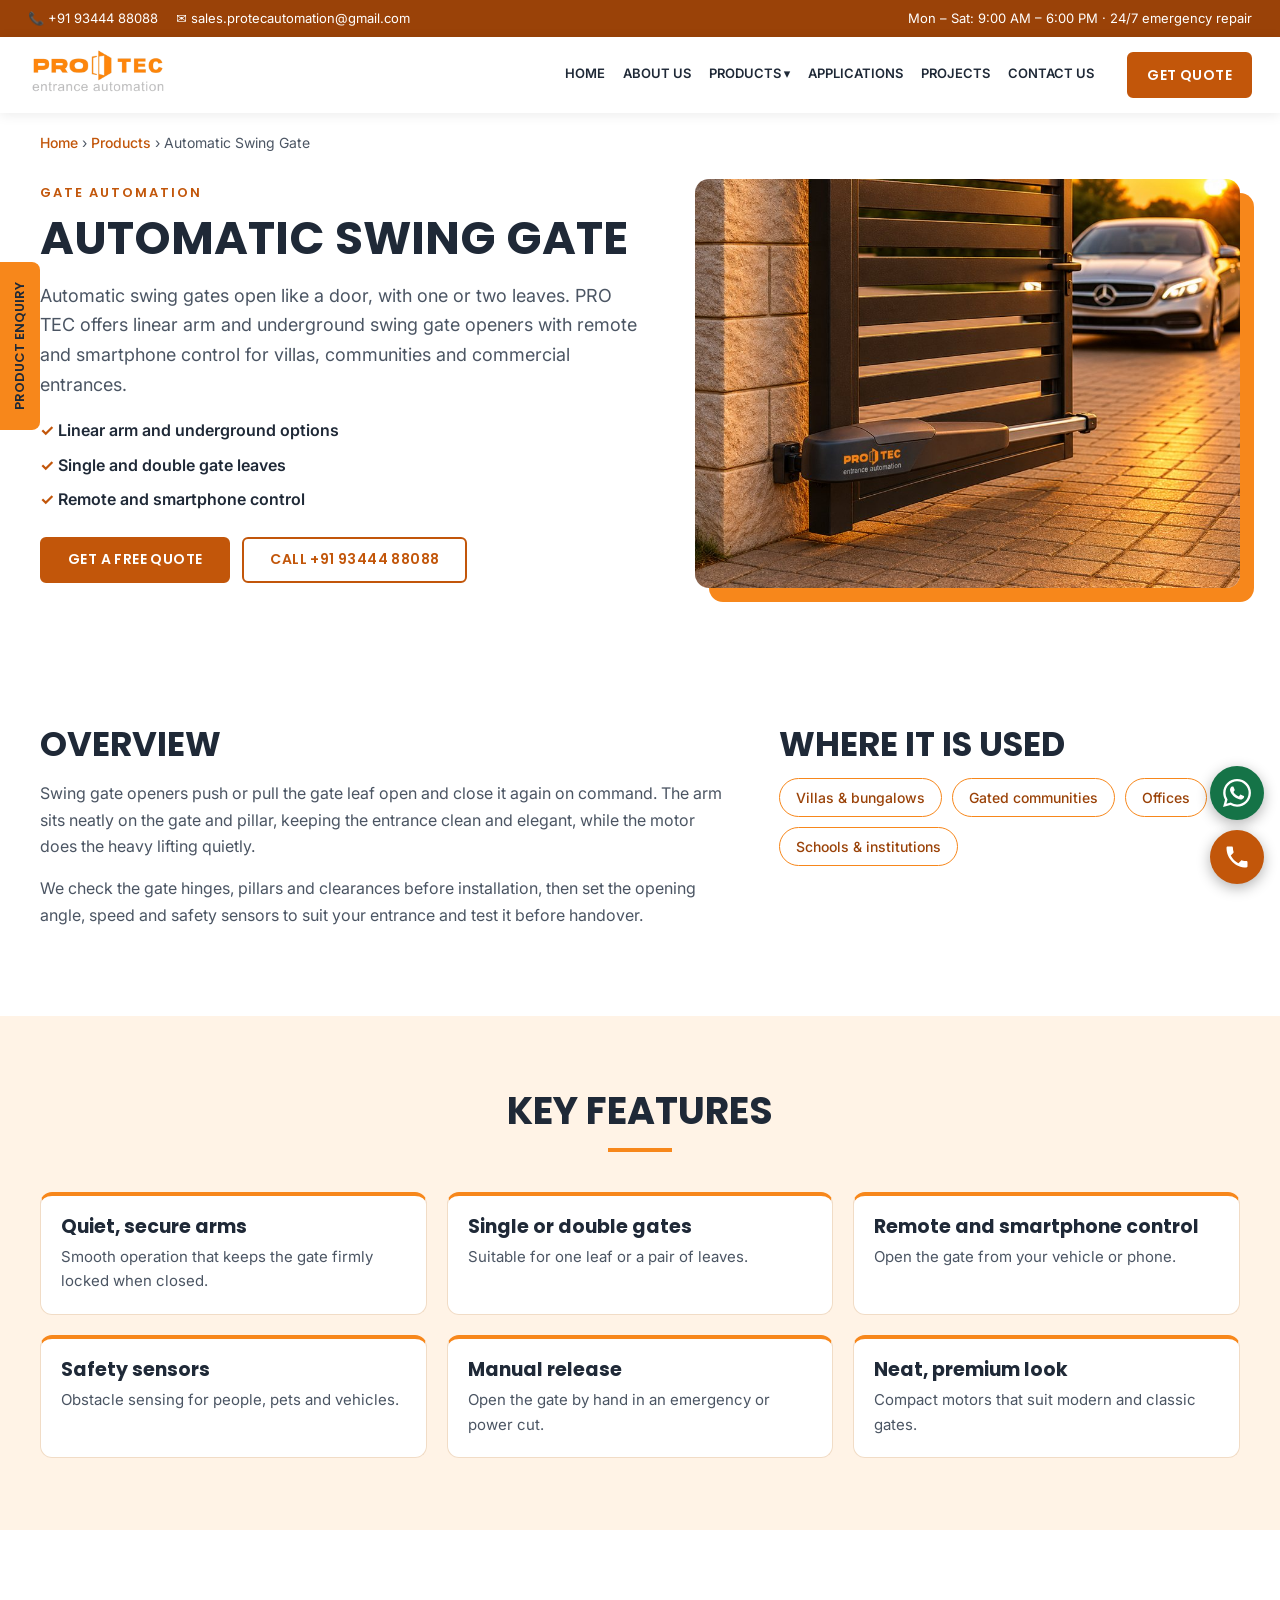
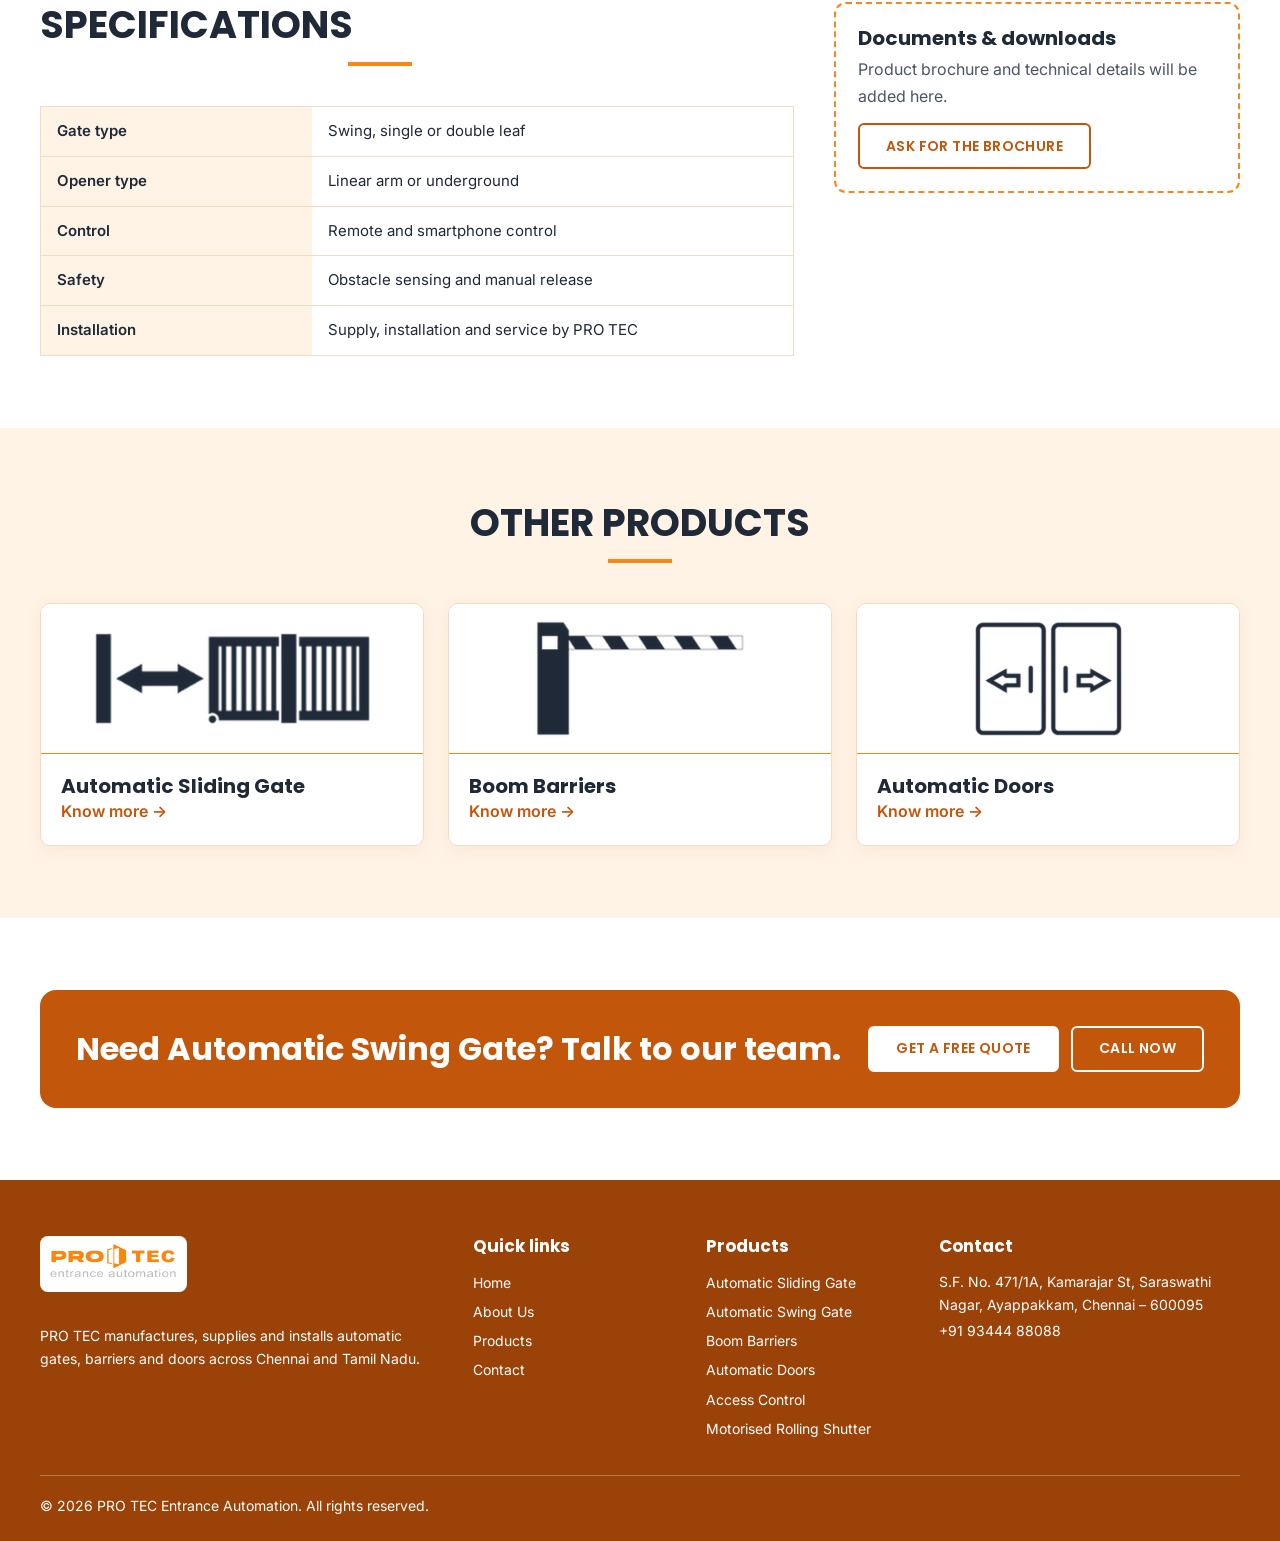
<file: automatic-swing-gate.html>
<!doctype html><html lang="en"><head><meta charset="utf-8">
<meta name="viewport" content="width=device-width, initial-scale=1">
<title>Automatic Swing Gate in Chennai | PRO TEC</title>
<meta name="description" content="Automatic swing gates open like a door, with one or two leaves. Supply, installation and service in Chennai and Tamil Nadu by PRO TEC.">
<meta name="robots" content="index, follow, max-image-preview:large">
<link rel="canonical" href="https://protecentranceautomation.com/automatic-swing-gate.html">
<meta name="theme-color" content="#C2560A">
<meta property="og:type" content="website"><meta property="og:site_name" content="PRO TEC Entrance Automation"><meta property="og:locale" content="en_IN">
<meta property="og:title" content="Automatic Swing Gate in Chennai | PRO TEC"><meta property="og:description" content="Automatic swing gates open like a door, with one or two leaves. Supply, installation and service in Chennai and Tamil Nadu by PRO TEC."><meta property="og:url" content="https://protecentranceautomation.com/automatic-swing-gate.html"><meta property="og:image" content="https://protecentranceautomation.com/swing-gate-opener-chennai.jpg">
<script type="application/ld+json">{"@context": "https://schema.org", "@type": "BreadcrumbList", "itemListElement": [{"@type": "ListItem", "position": 1, "name": "Home", "item": "https://protecentranceautomation.com/"}, {"@type": "ListItem", "position": 2, "name": "Products", "item": "https://protecentranceautomation.com/#products"}, {"@type": "ListItem", "position": 3, "name": "Automatic Swing Gate", "item": "https://protecentranceautomation.com/automatic-swing-gate.html"}]}</script>
<link href="https://fonts.googleapis.com/css2?family=Poppins:wght@500;600;700&family=Inter:wght@400;500;600&display=swap" rel="stylesheet">
<link rel="stylesheet" href="style.css"></head><body><div class="top"><div class="w"><div><a href="tel:+919344488088">📞 +91 93444 88088</a><a href="mailto:sales.protecautomation@gmail.com">✉ sales.protecautomation@gmail.com</a></div><div>Mon – Sat: 9:00 AM – 6:00 PM · 24/7 emergency repair</div></div></div>
<header><div class="w nav"><a href="index.html"><img src="protec-logo.png" alt="PRO TEC entrance automation" width="141" height="54"></a>
<button class="burger" id="bg" aria-label="Open menu">☰</button>
<nav class="menu" id="mn"><a href="index.html">Home</a><a href="index.html#about">About Us</a>
<div class="dd"><a href="index.html#products">Products ▾</a><div class="sub"><a href="automatic-sliding-gate.html">Automatic Sliding Gate</a><a href="automatic-swing-gate.html">Automatic Swing Gate</a><a href="boom-barriers.html">Boom Barriers</a><a href="automatic-doors.html">Automatic Doors</a><a href="access-control.html">Access Control</a><a href="motorised-rolling-shutter.html">Motorised Rolling Shutter</a><a href="index.html#service">Service &amp; AMC</a></div></div>
<a href="index.html#applications">Applications</a><a href="index.html#projects">Projects</a><a href="index.html#contact">Contact Us</a></nav>
<a class="btn" href="index.html#contact">Get Quote</a></div></header>
<main id="top"><div class="w crumb"><a href="index.html">Home</a> › <a href="index.html#products">Products</a> › Automatic Swing Gate</div>
<section><div class="w pp-top"><div><div class="kick">Gate automation</div><h1>Automatic Swing Gate</h1><p class="lead">Automatic swing gates open like a door, with one or two leaves. PRO TEC offers linear arm and underground swing gate openers with remote and smartphone control for villas, communities and commercial entrances.</p>
<ul class="hl"><li>Linear arm and underground options</li><li>Single and double gate leaves</li><li>Remote and smartphone control</li></ul>
<div class="row"><a class="btn" href="https://wa.me/919344488088?text=Hi%20PRO%20TEC%2C%20I%20would%20like%20a%20quote%20for%20Automatic%20Swing%20Gate.">Get a free quote</a><a class="btn o" href="tel:+919344488088">Call +91 93444 88088</a></div></div><div class="pp-img"><img src="swing-gate-opener-chennai.jpg" alt="PRO TEC swing gate opener on a villa gate at sunset in Chennai" width="900" height="1125" decoding="async" style="object-position:center 66%"></div></div></section>
<section class="sec" id="overview"><div class="w two2"><div><h2>Overview</h2><p>Swing gate openers push or pull the gate leaf open and close it again on command. The arm sits neatly on the gate and pillar, keeping the entrance clean and elegant, while the motor does the heavy lifting quietly.</p><p>We check the gate hinges, pillars and clearances before installation, then set the opening angle, speed and safety sensors to suit your entrance and test it before handover.</p></div><div><h2>Where it is used</h2><div class="chips" style="justify-content:flex-start"><span>Villas &amp; bungalows</span><span>Gated communities</span><span>Offices</span><span>Schools &amp; institutions</span></div></div></div></section>
<section class="sec tint" id="features"><div class="w"><div class="head"><h2>Key features</h2></div><div class="feat"><div><h3>Quiet, secure arms</h3><p>Smooth operation that keeps the gate firmly locked when closed.</p></div><div><h3>Single or double gates</h3><p>Suitable for one leaf or a pair of leaves.</p></div><div><h3>Remote and smartphone control</h3><p>Open the gate from your vehicle or phone.</p></div><div><h3>Safety sensors</h3><p>Obstacle sensing for people, pets and vehicles.</p></div><div><h3>Manual release</h3><p>Open the gate by hand in an emergency or power cut.</p></div><div><h3>Neat, premium look</h3><p>Compact motors that suit modern and classic gates.</p></div></div></div></section>
<section class="sec" id="specs"><div class="w sp2"><div><div class="head" style="text-align:left;margin-left:0"><h2>Specifications</h2></div><table class="spec"><tr><th>Gate type</th><td>Swing, single or double leaf</td></tr><tr><th>Opener type</th><td>Linear arm or underground</td></tr><tr><th>Control</th><td>Remote and smartphone control</td></tr><tr><th>Safety</th><td>Obstacle sensing and manual release</td></tr><tr><th>Installation</th><td>Supply, installation and service by PRO TEC</td></tr></table></div>
<div class="dl"><h3>Documents &amp; downloads</h3><p>Product brochure and technical details will be added here.</p><a class="btn o" href="index.html#contact">Ask for the brochure</a></div></div></section>
<section class="sec tint rel"><div class="w"><div class="head"><h2>Other products</h2></div><div class="g"><div class="pc"><div class="sym"><img src="sliding-gate-symbol.png" alt="Automatic Sliding Gate symbol" loading="lazy"></div><div class="b"><h3>Automatic Sliding Gate</h3><a class="more" href="automatic-sliding-gate.html">Know more →</a></div></div><div class="pc"><div class="sym"><img src="boom-barrier-symbol.png" alt="Boom Barriers symbol" loading="lazy"></div><div class="b"><h3>Boom Barriers</h3><a class="more" href="boom-barriers.html">Know more →</a></div></div><div class="pc"><div class="sym"><img src="automatic-door-symbol.png" alt="Automatic Doors symbol" loading="lazy"></div><div class="b"><h3>Automatic Doors</h3><a class="more" href="automatic-doors.html">Know more →</a></div></div></div></div></section>
<section class="sec"><div class="w"><div class="cta"><h2>Need Automatic Swing Gate? Talk to our team.</h2><div class="row"><a class="btn" href="https://wa.me/919344488088?text=Hi%20PRO%20TEC%2C%20I%20would%20like%20a%20quote%20for%20Automatic%20Swing%20Gate.">Get a free quote</a><a class="btn o" href="tel:+919344488088">Call now</a></div></div></div></section></main>
<footer><div class="w"><div class="g"><div><img src="protec-logo.png" alt="PRO TEC" width="147" height="56" loading="lazy" style="height:56px;background:#fff;border-radius:8px;padding:6px;margin-bottom:12px"><p>PRO TEC manufactures, supplies and installs automatic gates, barriers and doors across Chennai and Tamil Nadu.</p></div>
<div><h3>Quick links</h3><a href="index.html">Home</a><a href="index.html#about">About Us</a><a href="index.html#products">Products</a><a href="index.html#contact">Contact</a></div>
<div><h3>Products</h3><a href="automatic-sliding-gate.html">Automatic Sliding Gate</a><a href="automatic-swing-gate.html">Automatic Swing Gate</a><a href="boom-barriers.html">Boom Barriers</a><a href="automatic-doors.html">Automatic Doors</a><a href="access-control.html">Access Control</a><a href="motorised-rolling-shutter.html">Motorised Rolling Shutter</a></div>
<div><h3>Contact</h3><p>S.F. No. 471/1A, Kamarajar St, Saraswathi Nagar, Ayappakkam, Chennai – 600095<br><a href="tel:+919344488088">+91 93444 88088</a></p></div></div>
<div class="cp">© 2026 PRO TEC Entrance Automation. All rights reserved.</div></div></footer>
<a class="enq" href="index.html#contact">Product enquiry</a>
<div class="fab"><a href="https://wa.me/919344488088" style="background:#157347" aria-label="WhatsApp PRO TEC"><svg viewBox="0 0 24 24" aria-hidden="true"><path d="M17.472 14.382c-.297-.149-1.758-.867-2.03-.967-.273-.099-.471-.148-.67.15-.197.297-.767.966-.94 1.164-.173.199-.347.223-.644.075-.297-.15-1.255-.463-2.39-1.475-.883-.788-1.48-1.761-1.653-2.059-.173-.297-.018-.458.13-.606.134-.133.298-.347.446-.52.149-.174.198-.298.298-.497.099-.198.05-.371-.025-.52-.075-.149-.669-1.612-.916-2.207-.242-.579-.487-.5-.669-.51-.173-.008-.371-.01-.57-.01-.198 0-.52.074-.792.372-.272.297-1.04 1.016-1.04 2.479 0 1.462 1.065 2.875 1.213 3.074.149.198 2.096 3.2 5.077 4.487.709.306 1.262.489 1.694.625.712.227 1.36.195 1.871.118.571-.085 1.758-.719 2.006-1.413.248-.694.248-1.289.173-1.413-.074-.124-.272-.198-.57-.347m-5.421 7.403h-.004a9.87 9.87 0 01-5.031-1.378l-.361-.214-3.741.982.998-3.648-.235-.374a9.86 9.86 0 01-1.51-5.26c.001-5.45 4.436-9.884 9.888-9.884 2.64 0 5.122 1.03 6.988 2.898a9.825 9.825 0 012.893 6.994c-.003 5.45-4.437 9.884-9.885 9.884m8.413-18.297A11.815 11.815 0 0012.05 0C5.495 0 .16 5.335.157 11.892c0 2.096.547 4.142 1.588 5.945L.057 24l6.305-1.654a11.882 11.882 0 005.683 1.448h.005c6.554 0 11.89-5.335 11.893-11.893a11.821 11.821 0 00-3.48-8.413Z"/></svg></a><a href="tel:+919344488088" style="background:var(--od)" aria-label="Call PRO TEC"><svg viewBox="0 0 24 24" aria-hidden="true"><path d="M6.62 10.79c1.44 2.83 3.76 5.14 6.59 6.59l2.2-2.2c.27-.27.67-.36 1.02-.24 1.12.37 2.33.57 3.57.57.55 0 1 .45 1 1V20c0 .55-.45 1-1 1-9.39 0-17-7.61-17-17 0-.55.45-1 1-1h3.5c.55 0 1 .45 1 1 0 1.25.2 2.45.57 3.57.11.35.03.74-.25 1.02l-2.2 2.2z"/></svg></a></div>
<script>
var mn=document.getElementById('mn');document.getElementById('bg').onclick=function(){mn.classList.toggle('open')};
mn.querySelectorAll('a').forEach(function(a){a.onclick=function(){mn.classList.remove('open')}});
(function(){
if(!window.matchMedia('(hover:hover) and (pointer:fine)').matches)return;
var dot=document.createElement('div'),ring=document.createElement('div');dot.className='cur-dot';ring.className='cur-ring';
document.body.appendChild(ring);document.body.appendChild(dot);
var mx=0,my=0,rx=0,ry=0,on=false,calm=window.matchMedia('(prefers-reduced-motion:reduce)').matches;
document.addEventListener('mousemove',function(e){mx=e.clientX;my=e.clientY;
 if(!on){on=true;rx=mx;ry=my;document.body.classList.add('cc','cur-on')}
 dot.style.transform='translate3d('+mx+'px,'+my+'px,0)';
 ring.classList.toggle('h',!!e.target.closest('a,button,summary,label,.pcard,.pc,input,select,textarea'));});
document.addEventListener('mousedown',function(){ring.classList.add('d')});
document.addEventListener('mouseup',function(){ring.classList.remove('d')});
document.documentElement.addEventListener('mouseleave',function(){document.body.classList.remove('cur-on')});
document.documentElement.addEventListener('mouseenter',function(){if(on)document.body.classList.add('cur-on')});
(function loop(){rx+=(mx-rx)*(calm?1:.18);ry+=(my-ry)*(calm?1:.18);ring.style.transform='translate3d('+rx+'px,'+ry+'px,0)';requestAnimationFrame(loop)})();
})();
</script></body></html>
</file>
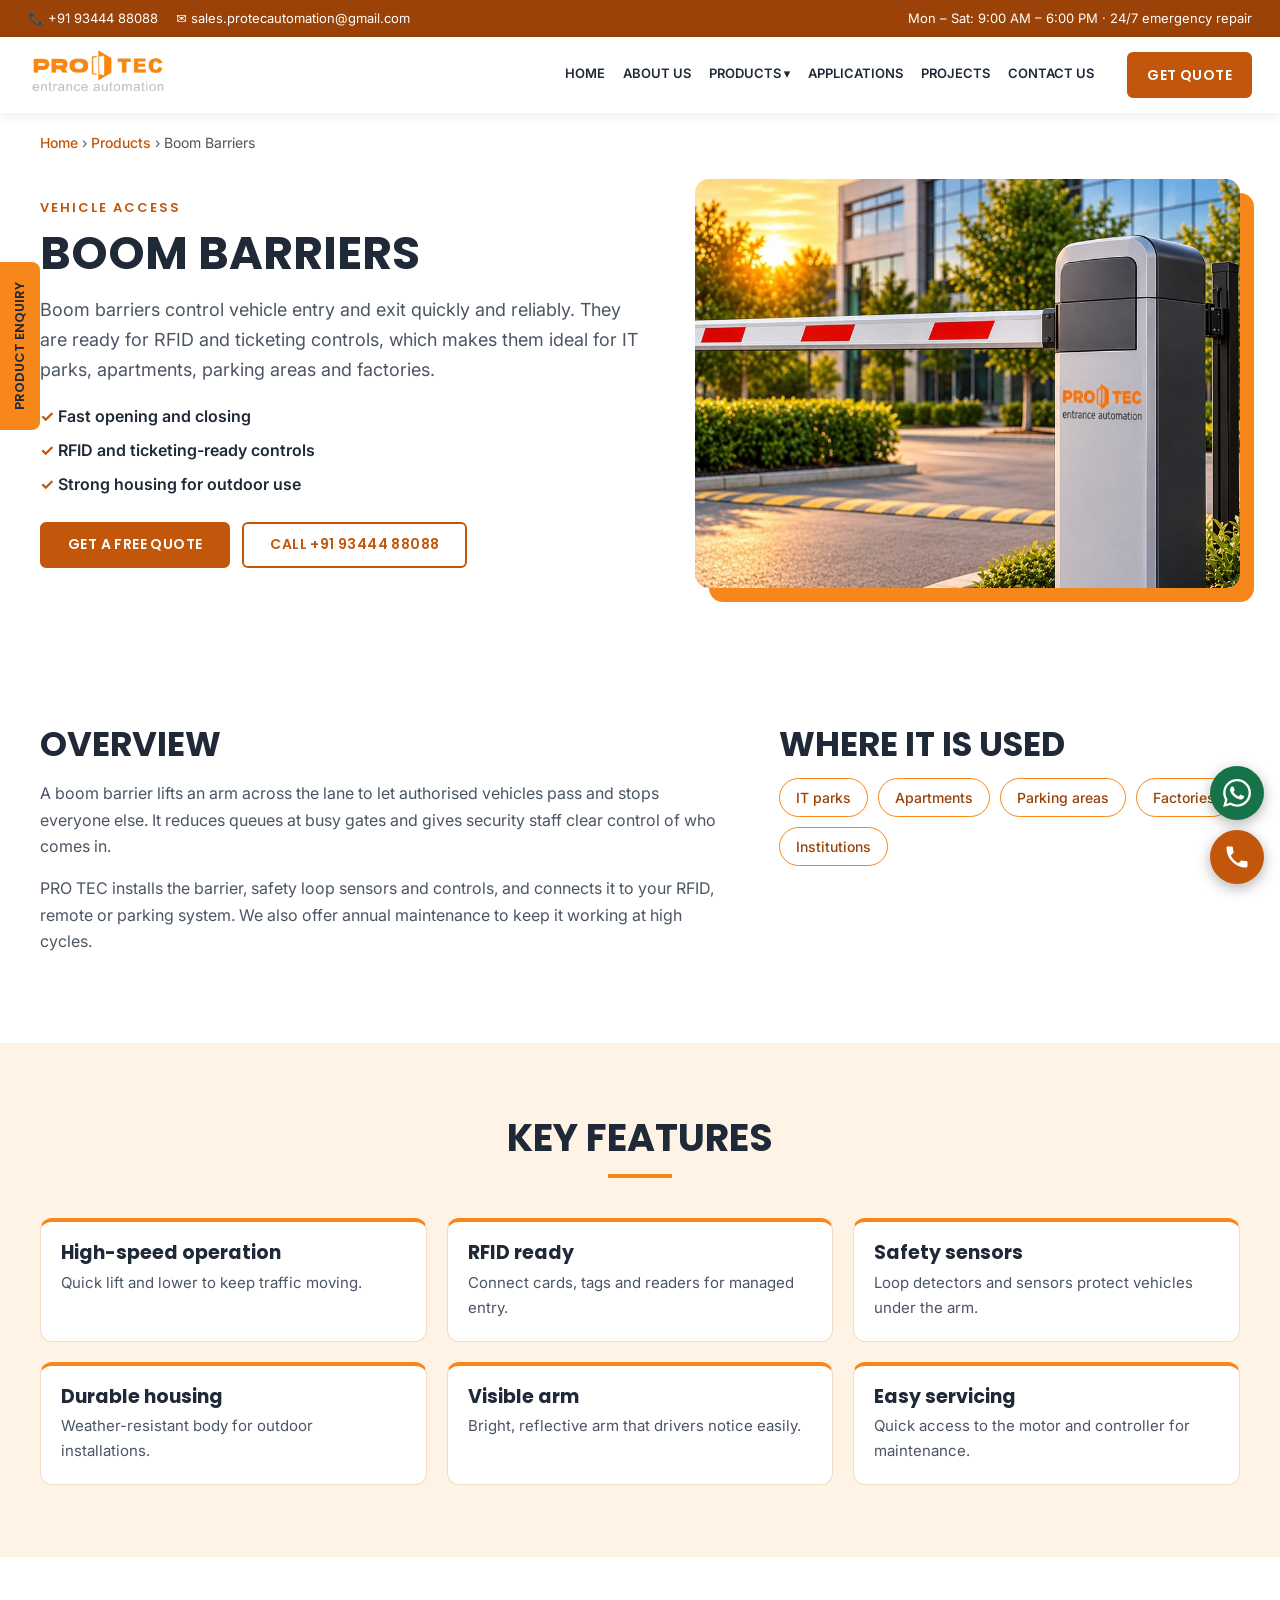
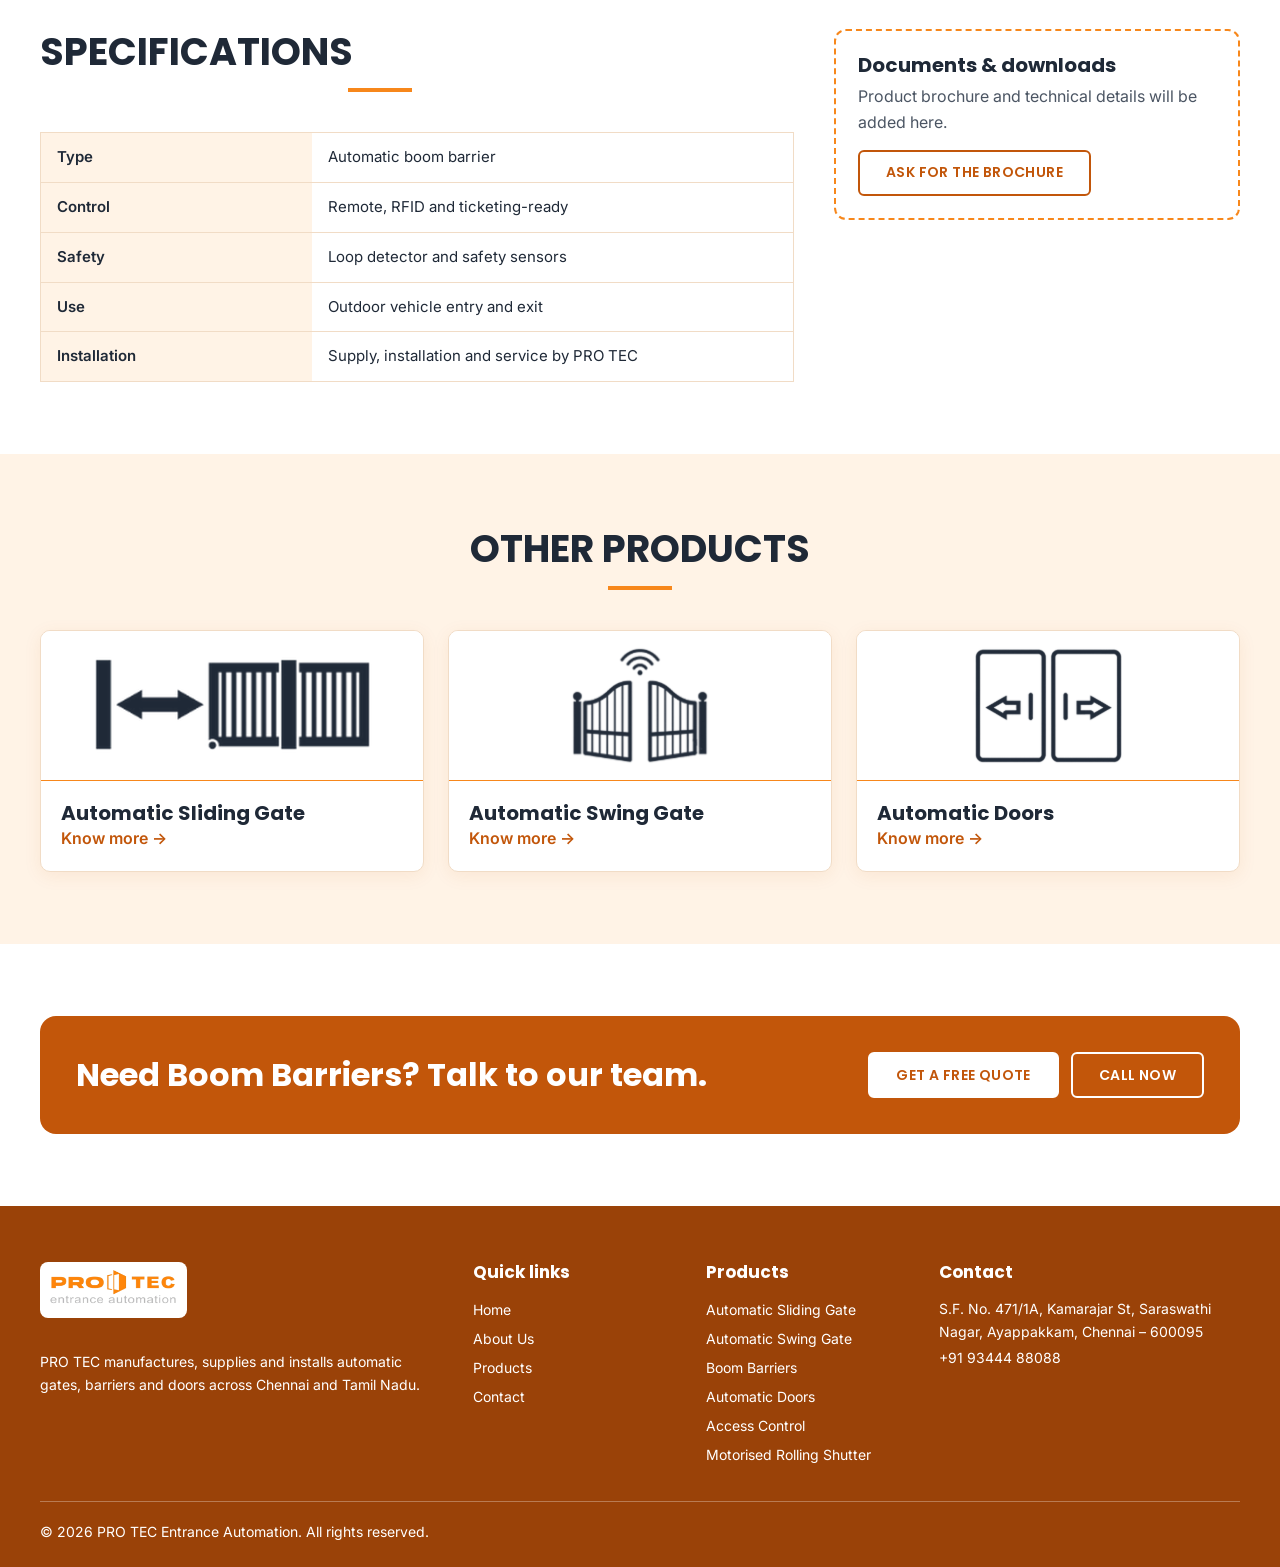
<file: boom-barriers.html>
<!doctype html><html lang="en"><head><meta charset="utf-8">
<meta name="viewport" content="width=device-width, initial-scale=1">
<title>Boom Barriers in Chennai | PRO TEC</title>
<meta name="description" content="Boom barriers control vehicle entry and exit quickly and reliably. Supply, installation and service in Chennai and Tamil Nadu by PRO TEC.">
<meta name="robots" content="index, follow, max-image-preview:large">
<link rel="canonical" href="https://protecentranceautomation.com/boom-barriers.html">
<meta name="theme-color" content="#C2560A">
<meta property="og:type" content="website"><meta property="og:site_name" content="PRO TEC Entrance Automation"><meta property="og:locale" content="en_IN">
<meta property="og:title" content="Boom Barriers in Chennai | PRO TEC"><meta property="og:description" content="Boom barriers control vehicle entry and exit quickly and reliably. Supply, installation and service in Chennai and Tamil Nadu by PRO TEC."><meta property="og:url" content="https://protecentranceautomation.com/boom-barriers.html"><meta property="og:image" content="https://protecentranceautomation.com/boom-barrier-chennai.jpg">
<script type="application/ld+json">{"@context": "https://schema.org", "@type": "BreadcrumbList", "itemListElement": [{"@type": "ListItem", "position": 1, "name": "Home", "item": "https://protecentranceautomation.com/"}, {"@type": "ListItem", "position": 2, "name": "Products", "item": "https://protecentranceautomation.com/#products"}, {"@type": "ListItem", "position": 3, "name": "Boom Barriers", "item": "https://protecentranceautomation.com/boom-barriers.html"}]}</script>
<link href="https://fonts.googleapis.com/css2?family=Poppins:wght@500;600;700&family=Inter:wght@400;500;600&display=swap" rel="stylesheet">
<link rel="stylesheet" href="style.css"></head><body><div class="top"><div class="w"><div><a href="tel:+919344488088">📞 +91 93444 88088</a><a href="mailto:sales.protecautomation@gmail.com">✉ sales.protecautomation@gmail.com</a></div><div>Mon – Sat: 9:00 AM – 6:00 PM · 24/7 emergency repair</div></div></div>
<header><div class="w nav"><a href="index.html"><img src="protec-logo.png" alt="PRO TEC entrance automation" width="141" height="54"></a>
<button class="burger" id="bg" aria-label="Open menu">☰</button>
<nav class="menu" id="mn"><a href="index.html">Home</a><a href="index.html#about">About Us</a>
<div class="dd"><a href="index.html#products">Products ▾</a><div class="sub"><a href="automatic-sliding-gate.html">Automatic Sliding Gate</a><a href="automatic-swing-gate.html">Automatic Swing Gate</a><a href="boom-barriers.html">Boom Barriers</a><a href="automatic-doors.html">Automatic Doors</a><a href="access-control.html">Access Control</a><a href="motorised-rolling-shutter.html">Motorised Rolling Shutter</a><a href="index.html#service">Service &amp; AMC</a></div></div>
<a href="index.html#applications">Applications</a><a href="index.html#projects">Projects</a><a href="index.html#contact">Contact Us</a></nav>
<a class="btn" href="index.html#contact">Get Quote</a></div></header>
<main id="top"><div class="w crumb"><a href="index.html">Home</a> › <a href="index.html#products">Products</a> › Boom Barriers</div>
<section><div class="w pp-top"><div><div class="kick">Vehicle access</div><h1>Boom Barriers</h1><p class="lead">Boom barriers control vehicle entry and exit quickly and reliably. They are ready for RFID and ticketing controls, which makes them ideal for IT parks, apartments, parking areas and factories.</p>
<ul class="hl"><li>Fast opening and closing</li><li>RFID and ticketing-ready controls</li><li>Strong housing for outdoor use</li></ul>
<div class="row"><a class="btn" href="https://wa.me/919344488088?text=Hi%20PRO%20TEC%2C%20I%20would%20like%20a%20quote%20for%20Boom%20Barriers.">Get a free quote</a><a class="btn o" href="tel:+919344488088">Call +91 93444 88088</a></div></div><div class="pp-img"><img src="boom-barrier-chennai.jpg" alt="PRO TEC boom barrier at an office entrance in Chennai" width="900" height="1125" decoding="async" style="object-position:center 52%"></div></div></section>
<section class="sec" id="overview"><div class="w two2"><div><h2>Overview</h2><p>A boom barrier lifts an arm across the lane to let authorised vehicles pass and stops everyone else. It reduces queues at busy gates and gives security staff clear control of who comes in.</p><p>PRO TEC installs the barrier, safety loop sensors and controls, and connects it to your RFID, remote or parking system. We also offer annual maintenance to keep it working at high cycles.</p></div><div><h2>Where it is used</h2><div class="chips" style="justify-content:flex-start"><span>IT parks</span><span>Apartments</span><span>Parking areas</span><span>Factories</span><span>Institutions</span></div></div></div></section>
<section class="sec tint" id="features"><div class="w"><div class="head"><h2>Key features</h2></div><div class="feat"><div><h3>High-speed operation</h3><p>Quick lift and lower to keep traffic moving.</p></div><div><h3>RFID ready</h3><p>Connect cards, tags and readers for managed entry.</p></div><div><h3>Safety sensors</h3><p>Loop detectors and sensors protect vehicles under the arm.</p></div><div><h3>Durable housing</h3><p>Weather-resistant body for outdoor installations.</p></div><div><h3>Visible arm</h3><p>Bright, reflective arm that drivers notice easily.</p></div><div><h3>Easy servicing</h3><p>Quick access to the motor and controller for maintenance.</p></div></div></div></section>
<section class="sec" id="specs"><div class="w sp2"><div><div class="head" style="text-align:left;margin-left:0"><h2>Specifications</h2></div><table class="spec"><tr><th>Type</th><td>Automatic boom barrier</td></tr><tr><th>Control</th><td>Remote, RFID and ticketing-ready</td></tr><tr><th>Safety</th><td>Loop detector and safety sensors</td></tr><tr><th>Use</th><td>Outdoor vehicle entry and exit</td></tr><tr><th>Installation</th><td>Supply, installation and service by PRO TEC</td></tr></table></div>
<div class="dl"><h3>Documents &amp; downloads</h3><p>Product brochure and technical details will be added here.</p><a class="btn o" href="index.html#contact">Ask for the brochure</a></div></div></section>
<section class="sec tint rel"><div class="w"><div class="head"><h2>Other products</h2></div><div class="g"><div class="pc"><div class="sym"><img src="sliding-gate-symbol.png" alt="Automatic Sliding Gate symbol" loading="lazy"></div><div class="b"><h3>Automatic Sliding Gate</h3><a class="more" href="automatic-sliding-gate.html">Know more →</a></div></div><div class="pc"><div class="sym"><img src="swing-gate-symbol.png" alt="Automatic Swing Gate symbol" loading="lazy"></div><div class="b"><h3>Automatic Swing Gate</h3><a class="more" href="automatic-swing-gate.html">Know more →</a></div></div><div class="pc"><div class="sym"><img src="automatic-door-symbol.png" alt="Automatic Doors symbol" loading="lazy"></div><div class="b"><h3>Automatic Doors</h3><a class="more" href="automatic-doors.html">Know more →</a></div></div></div></div></section>
<section class="sec"><div class="w"><div class="cta"><h2>Need Boom Barriers? Talk to our team.</h2><div class="row"><a class="btn" href="https://wa.me/919344488088?text=Hi%20PRO%20TEC%2C%20I%20would%20like%20a%20quote%20for%20Boom%20Barriers.">Get a free quote</a><a class="btn o" href="tel:+919344488088">Call now</a></div></div></div></section></main>
<footer><div class="w"><div class="g"><div><img src="protec-logo.png" alt="PRO TEC" width="147" height="56" loading="lazy" style="height:56px;background:#fff;border-radius:8px;padding:6px;margin-bottom:12px"><p>PRO TEC manufactures, supplies and installs automatic gates, barriers and doors across Chennai and Tamil Nadu.</p></div>
<div><h3>Quick links</h3><a href="index.html">Home</a><a href="index.html#about">About Us</a><a href="index.html#products">Products</a><a href="index.html#contact">Contact</a></div>
<div><h3>Products</h3><a href="automatic-sliding-gate.html">Automatic Sliding Gate</a><a href="automatic-swing-gate.html">Automatic Swing Gate</a><a href="boom-barriers.html">Boom Barriers</a><a href="automatic-doors.html">Automatic Doors</a><a href="access-control.html">Access Control</a><a href="motorised-rolling-shutter.html">Motorised Rolling Shutter</a></div>
<div><h3>Contact</h3><p>S.F. No. 471/1A, Kamarajar St, Saraswathi Nagar, Ayappakkam, Chennai – 600095<br><a href="tel:+919344488088">+91 93444 88088</a></p></div></div>
<div class="cp">© 2026 PRO TEC Entrance Automation. All rights reserved.</div></div></footer>
<a class="enq" href="index.html#contact">Product enquiry</a>
<div class="fab"><a href="https://wa.me/919344488088" style="background:#157347" aria-label="WhatsApp PRO TEC"><svg viewBox="0 0 24 24" aria-hidden="true"><path d="M17.472 14.382c-.297-.149-1.758-.867-2.03-.967-.273-.099-.471-.148-.67.15-.197.297-.767.966-.94 1.164-.173.199-.347.223-.644.075-.297-.15-1.255-.463-2.39-1.475-.883-.788-1.48-1.761-1.653-2.059-.173-.297-.018-.458.13-.606.134-.133.298-.347.446-.52.149-.174.198-.298.298-.497.099-.198.05-.371-.025-.52-.075-.149-.669-1.612-.916-2.207-.242-.579-.487-.5-.669-.51-.173-.008-.371-.01-.57-.01-.198 0-.52.074-.792.372-.272.297-1.04 1.016-1.04 2.479 0 1.462 1.065 2.875 1.213 3.074.149.198 2.096 3.2 5.077 4.487.709.306 1.262.489 1.694.625.712.227 1.36.195 1.871.118.571-.085 1.758-.719 2.006-1.413.248-.694.248-1.289.173-1.413-.074-.124-.272-.198-.57-.347m-5.421 7.403h-.004a9.87 9.87 0 01-5.031-1.378l-.361-.214-3.741.982.998-3.648-.235-.374a9.86 9.86 0 01-1.51-5.26c.001-5.45 4.436-9.884 9.888-9.884 2.64 0 5.122 1.03 6.988 2.898a9.825 9.825 0 012.893 6.994c-.003 5.45-4.437 9.884-9.885 9.884m8.413-18.297A11.815 11.815 0 0012.05 0C5.495 0 .16 5.335.157 11.892c0 2.096.547 4.142 1.588 5.945L.057 24l6.305-1.654a11.882 11.882 0 005.683 1.448h.005c6.554 0 11.89-5.335 11.893-11.893a11.821 11.821 0 00-3.48-8.413Z"/></svg></a><a href="tel:+919344488088" style="background:var(--od)" aria-label="Call PRO TEC"><svg viewBox="0 0 24 24" aria-hidden="true"><path d="M6.62 10.79c1.44 2.83 3.76 5.14 6.59 6.59l2.2-2.2c.27-.27.67-.36 1.02-.24 1.12.37 2.33.57 3.57.57.55 0 1 .45 1 1V20c0 .55-.45 1-1 1-9.39 0-17-7.61-17-17 0-.55.45-1 1-1h3.5c.55 0 1 .45 1 1 0 1.25.2 2.45.57 3.57.11.35.03.74-.25 1.02l-2.2 2.2z"/></svg></a></div>
<script>
var mn=document.getElementById('mn');document.getElementById('bg').onclick=function(){mn.classList.toggle('open')};
mn.querySelectorAll('a').forEach(function(a){a.onclick=function(){mn.classList.remove('open')}});
(function(){
if(!window.matchMedia('(hover:hover) and (pointer:fine)').matches)return;
var dot=document.createElement('div'),ring=document.createElement('div');dot.className='cur-dot';ring.className='cur-ring';
document.body.appendChild(ring);document.body.appendChild(dot);
var mx=0,my=0,rx=0,ry=0,on=false,calm=window.matchMedia('(prefers-reduced-motion:reduce)').matches;
document.addEventListener('mousemove',function(e){mx=e.clientX;my=e.clientY;
 if(!on){on=true;rx=mx;ry=my;document.body.classList.add('cc','cur-on')}
 dot.style.transform='translate3d('+mx+'px,'+my+'px,0)';
 ring.classList.toggle('h',!!e.target.closest('a,button,summary,label,.pcard,.pc,input,select,textarea'));});
document.addEventListener('mousedown',function(){ring.classList.add('d')});
document.addEventListener('mouseup',function(){ring.classList.remove('d')});
document.documentElement.addEventListener('mouseleave',function(){document.body.classList.remove('cur-on')});
document.documentElement.addEventListener('mouseenter',function(){if(on)document.body.classList.add('cur-on')});
(function loop(){rx+=(mx-rx)*(calm?1:.18);ry+=(my-ry)*(calm?1:.18);ring.style.transform='translate3d('+rx+'px,'+ry+'px,0)';requestAnimationFrame(loop)})();
})();
</script></body></html>
</file>
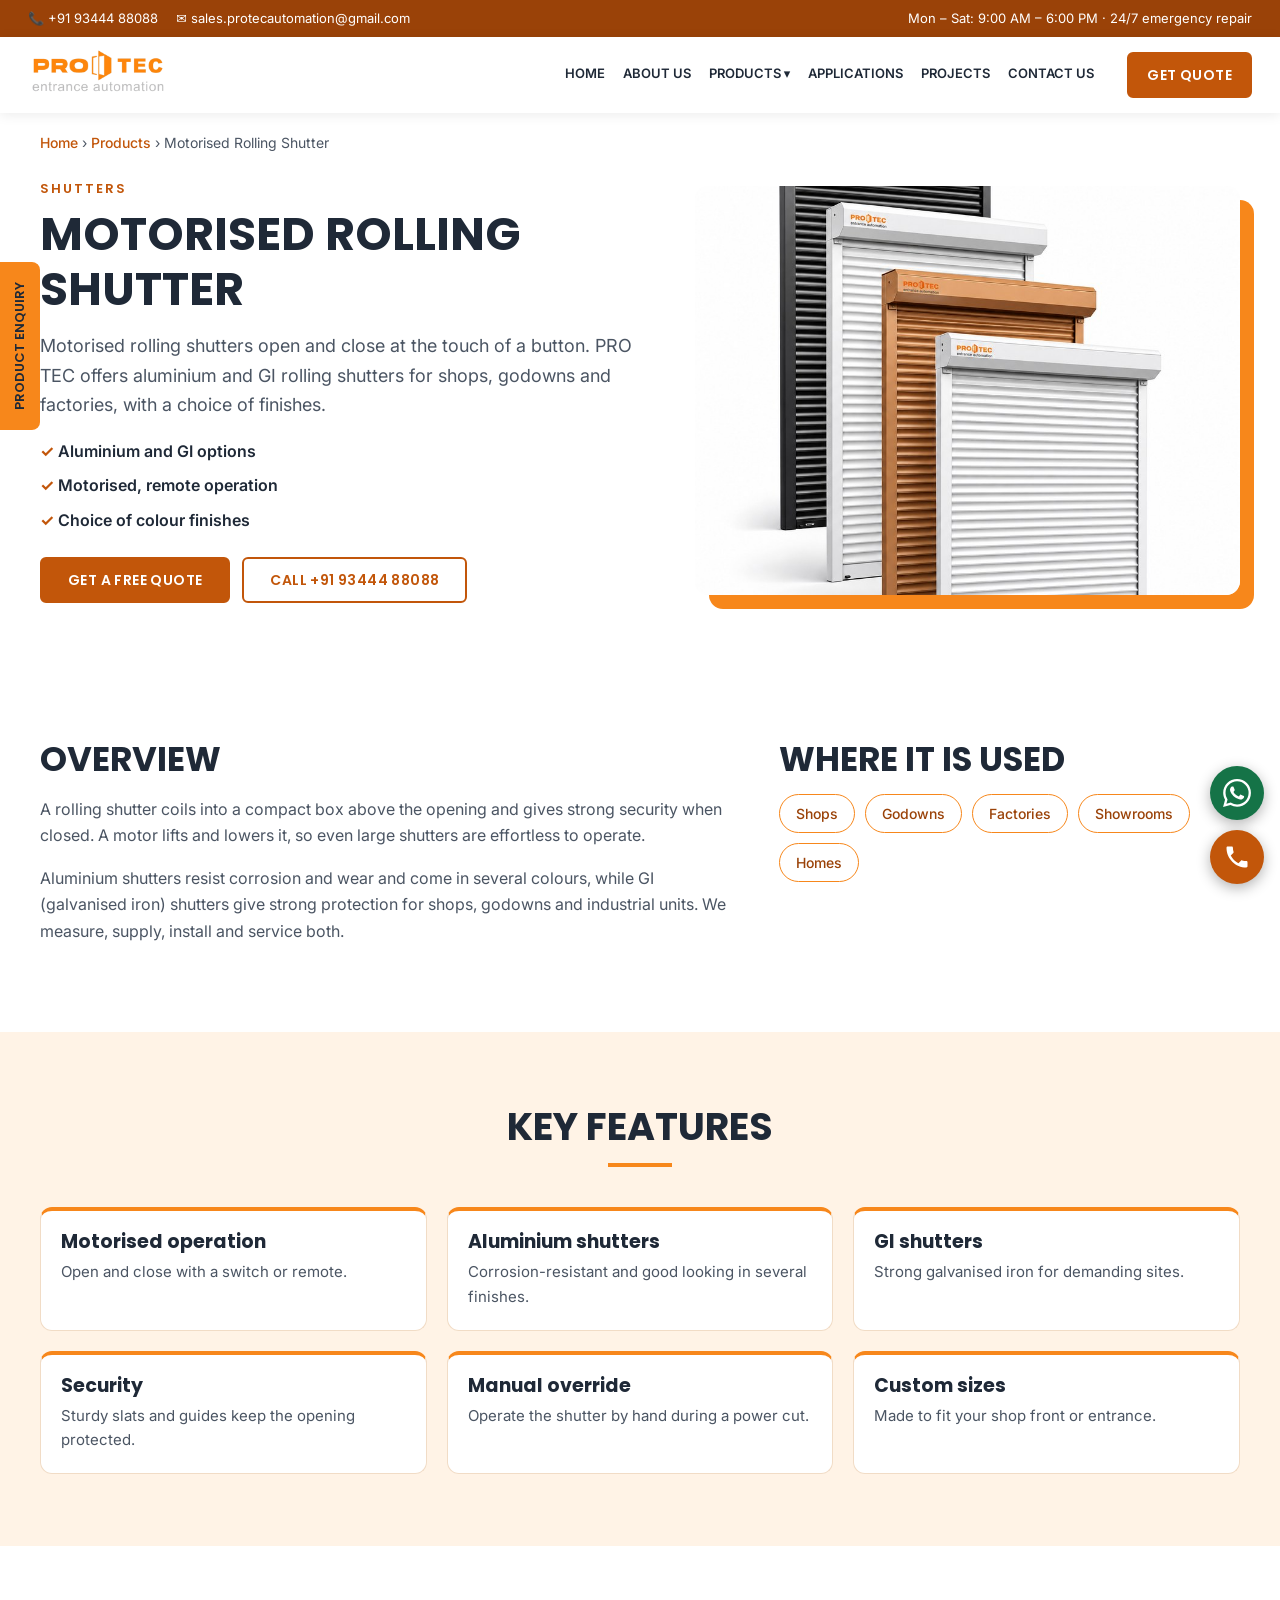
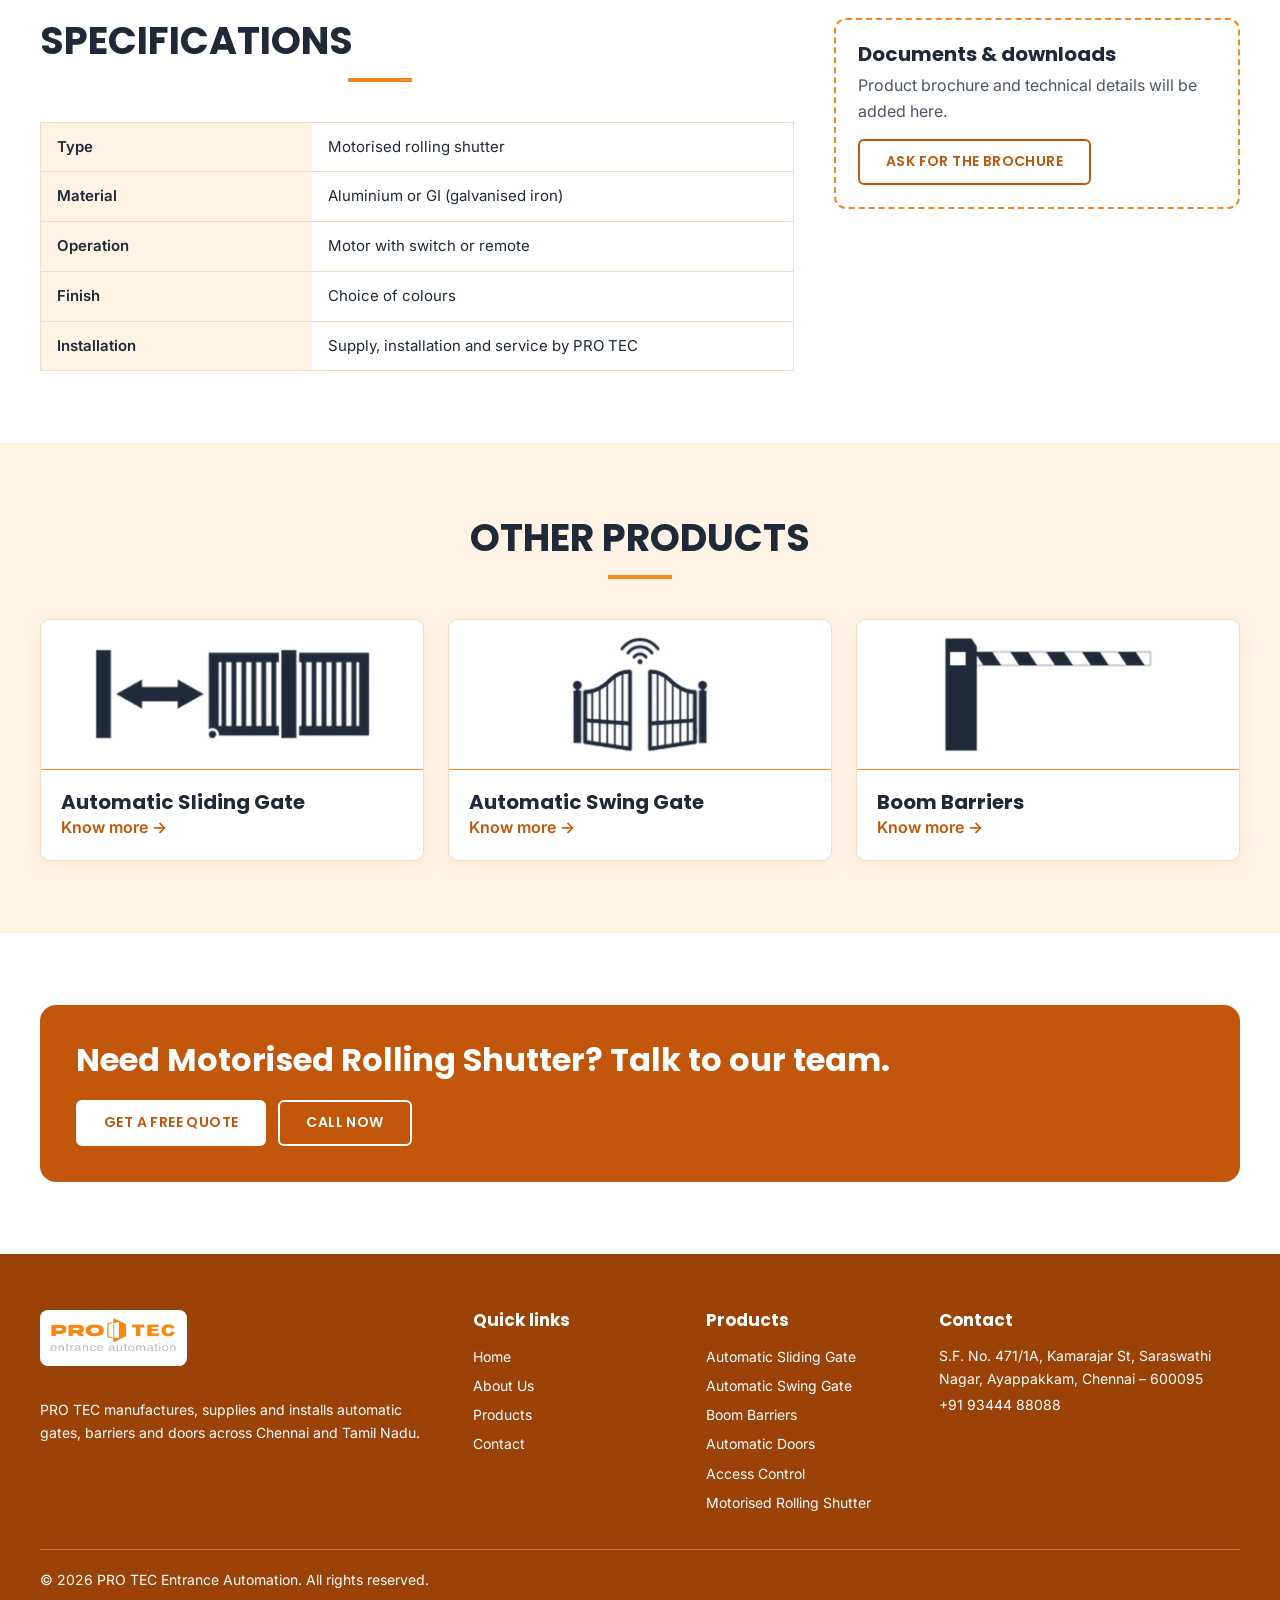
<file: motorised-rolling-shutter.html>
<!doctype html><html lang="en"><head><meta charset="utf-8">
<meta name="viewport" content="width=device-width, initial-scale=1">
<title>Motorised Rolling Shutter in Chennai | PRO TEC</title>
<meta name="description" content="Motorised rolling shutters open and close at the touch of a button. Supply, installation and service in Chennai and Tamil Nadu by PRO TEC.">
<meta name="robots" content="index, follow, max-image-preview:large">
<link rel="canonical" href="https://protecentranceautomation.com/motorised-rolling-shutter.html">
<meta name="theme-color" content="#C2560A">
<meta property="og:type" content="website"><meta property="og:site_name" content="PRO TEC Entrance Automation"><meta property="og:locale" content="en_IN">
<meta property="og:title" content="Motorised Rolling Shutter in Chennai | PRO TEC"><meta property="og:description" content="Motorised rolling shutters open and close at the touch of a button. Supply, installation and service in Chennai and Tamil Nadu by PRO TEC."><meta property="og:url" content="https://protecentranceautomation.com/motorised-rolling-shutter.html"><meta property="og:image" content="https://protecentranceautomation.com/aluminium-rolling-shutter-chennai.jpg">
<script type="application/ld+json">{"@context": "https://schema.org", "@type": "BreadcrumbList", "itemListElement": [{"@type": "ListItem", "position": 1, "name": "Home", "item": "https://protecentranceautomation.com/"}, {"@type": "ListItem", "position": 2, "name": "Products", "item": "https://protecentranceautomation.com/#products"}, {"@type": "ListItem", "position": 3, "name": "Motorised Rolling Shutter", "item": "https://protecentranceautomation.com/motorised-rolling-shutter.html"}]}</script>
<link href="https://fonts.googleapis.com/css2?family=Poppins:wght@500;600;700&family=Inter:wght@400;500;600&display=swap" rel="stylesheet">
<link rel="stylesheet" href="style.css"></head><body><div class="top"><div class="w"><div><a href="tel:+919344488088">📞 +91 93444 88088</a><a href="mailto:sales.protecautomation@gmail.com">✉ sales.protecautomation@gmail.com</a></div><div>Mon – Sat: 9:00 AM – 6:00 PM · 24/7 emergency repair</div></div></div>
<header><div class="w nav"><a href="index.html"><img src="protec-logo.png" alt="PRO TEC entrance automation" width="141" height="54"></a>
<button class="burger" id="bg" aria-label="Open menu">☰</button>
<nav class="menu" id="mn"><a href="index.html">Home</a><a href="index.html#about">About Us</a>
<div class="dd"><a href="index.html#products">Products ▾</a><div class="sub"><a href="automatic-sliding-gate.html">Automatic Sliding Gate</a><a href="automatic-swing-gate.html">Automatic Swing Gate</a><a href="boom-barriers.html">Boom Barriers</a><a href="automatic-doors.html">Automatic Doors</a><a href="access-control.html">Access Control</a><a href="motorised-rolling-shutter.html">Motorised Rolling Shutter</a><a href="index.html#service">Service &amp; AMC</a></div></div>
<a href="index.html#applications">Applications</a><a href="index.html#projects">Projects</a><a href="index.html#contact">Contact Us</a></nav>
<a class="btn" href="index.html#contact">Get Quote</a></div></header>
<main id="top"><div class="w crumb"><a href="index.html">Home</a> › <a href="index.html#products">Products</a> › Motorised Rolling Shutter</div>
<section><div class="w pp-top"><div><div class="kick">Shutters</div><h1>Motorised Rolling Shutter</h1><p class="lead">Motorised rolling shutters open and close at the touch of a button. PRO TEC offers aluminium and GI rolling shutters for shops, godowns and factories, with a choice of finishes.</p>
<ul class="hl"><li>Aluminium and GI options</li><li>Motorised, remote operation</li><li>Choice of colour finishes</li></ul>
<div class="row"><a class="btn" href="https://wa.me/919344488088?text=Hi%20PRO%20TEC%2C%20I%20would%20like%20a%20quote%20for%20Motorised%20Rolling%20Shutter.">Get a free quote</a><a class="btn o" href="tel:+919344488088">Call +91 93444 88088</a></div></div><div class="pp-img"><img src="aluminium-rolling-shutter-chennai.jpg" alt="PRO TEC aluminium rolling shutters in black, white and brown finishes" width="900" height="900" decoding="async"></div></div></section>
<section class="sec" id="overview"><div class="w two2"><div><h2>Overview</h2><p>A rolling shutter coils into a compact box above the opening and gives strong security when closed. A motor lifts and lowers it, so even large shutters are effortless to operate.</p><p>Aluminium shutters resist corrosion and wear and come in several colours, while GI (galvanised iron) shutters give strong protection for shops, godowns and industrial units. We measure, supply, install and service both.</p></div><div><h2>Where it is used</h2><div class="chips" style="justify-content:flex-start"><span>Shops</span><span>Godowns</span><span>Factories</span><span>Showrooms</span><span>Homes</span></div></div></div></section>
<section class="sec tint" id="features"><div class="w"><div class="head"><h2>Key features</h2></div><div class="feat"><div><h3>Motorised operation</h3><p>Open and close with a switch or remote.</p></div><div><h3>Aluminium shutters</h3><p>Corrosion-resistant and good looking in several finishes.</p></div><div><h3>GI shutters</h3><p>Strong galvanised iron for demanding sites.</p></div><div><h3>Security</h3><p>Sturdy slats and guides keep the opening protected.</p></div><div><h3>Manual override</h3><p>Operate the shutter by hand during a power cut.</p></div><div><h3>Custom sizes</h3><p>Made to fit your shop front or entrance.</p></div></div></div></section>
<section class="sec" id="specs"><div class="w sp2"><div><div class="head" style="text-align:left;margin-left:0"><h2>Specifications</h2></div><table class="spec"><tr><th>Type</th><td>Motorised rolling shutter</td></tr><tr><th>Material</th><td>Aluminium or GI (galvanised iron)</td></tr><tr><th>Operation</th><td>Motor with switch or remote</td></tr><tr><th>Finish</th><td>Choice of colours</td></tr><tr><th>Installation</th><td>Supply, installation and service by PRO TEC</td></tr></table></div>
<div class="dl"><h3>Documents &amp; downloads</h3><p>Product brochure and technical details will be added here.</p><a class="btn o" href="index.html#contact">Ask for the brochure</a></div></div></section>
<section class="sec tint rel"><div class="w"><div class="head"><h2>Other products</h2></div><div class="g"><div class="pc"><div class="sym"><img src="sliding-gate-symbol.png" alt="Automatic Sliding Gate symbol" loading="lazy"></div><div class="b"><h3>Automatic Sliding Gate</h3><a class="more" href="automatic-sliding-gate.html">Know more →</a></div></div><div class="pc"><div class="sym"><img src="swing-gate-symbol.png" alt="Automatic Swing Gate symbol" loading="lazy"></div><div class="b"><h3>Automatic Swing Gate</h3><a class="more" href="automatic-swing-gate.html">Know more →</a></div></div><div class="pc"><div class="sym"><img src="boom-barrier-symbol.png" alt="Boom Barriers symbol" loading="lazy"></div><div class="b"><h3>Boom Barriers</h3><a class="more" href="boom-barriers.html">Know more →</a></div></div></div></div></section>
<section class="sec"><div class="w"><div class="cta"><h2>Need Motorised Rolling Shutter? Talk to our team.</h2><div class="row"><a class="btn" href="https://wa.me/919344488088?text=Hi%20PRO%20TEC%2C%20I%20would%20like%20a%20quote%20for%20Motorised%20Rolling%20Shutter.">Get a free quote</a><a class="btn o" href="tel:+919344488088">Call now</a></div></div></div></section></main>
<footer><div class="w"><div class="g"><div><img src="protec-logo.png" alt="PRO TEC" width="147" height="56" loading="lazy" style="height:56px;background:#fff;border-radius:8px;padding:6px;margin-bottom:12px"><p>PRO TEC manufactures, supplies and installs automatic gates, barriers and doors across Chennai and Tamil Nadu.</p></div>
<div><h3>Quick links</h3><a href="index.html">Home</a><a href="index.html#about">About Us</a><a href="index.html#products">Products</a><a href="index.html#contact">Contact</a></div>
<div><h3>Products</h3><a href="automatic-sliding-gate.html">Automatic Sliding Gate</a><a href="automatic-swing-gate.html">Automatic Swing Gate</a><a href="boom-barriers.html">Boom Barriers</a><a href="automatic-doors.html">Automatic Doors</a><a href="access-control.html">Access Control</a><a href="motorised-rolling-shutter.html">Motorised Rolling Shutter</a></div>
<div><h3>Contact</h3><p>S.F. No. 471/1A, Kamarajar St, Saraswathi Nagar, Ayappakkam, Chennai – 600095<br><a href="tel:+919344488088">+91 93444 88088</a></p></div></div>
<div class="cp">© 2026 PRO TEC Entrance Automation. All rights reserved.</div></div></footer>
<a class="enq" href="index.html#contact">Product enquiry</a>
<div class="fab"><a href="https://wa.me/919344488088" style="background:#157347" aria-label="WhatsApp PRO TEC"><svg viewBox="0 0 24 24" aria-hidden="true"><path d="M17.472 14.382c-.297-.149-1.758-.867-2.03-.967-.273-.099-.471-.148-.67.15-.197.297-.767.966-.94 1.164-.173.199-.347.223-.644.075-.297-.15-1.255-.463-2.39-1.475-.883-.788-1.48-1.761-1.653-2.059-.173-.297-.018-.458.13-.606.134-.133.298-.347.446-.52.149-.174.198-.298.298-.497.099-.198.05-.371-.025-.52-.075-.149-.669-1.612-.916-2.207-.242-.579-.487-.5-.669-.51-.173-.008-.371-.01-.57-.01-.198 0-.52.074-.792.372-.272.297-1.04 1.016-1.04 2.479 0 1.462 1.065 2.875 1.213 3.074.149.198 2.096 3.2 5.077 4.487.709.306 1.262.489 1.694.625.712.227 1.36.195 1.871.118.571-.085 1.758-.719 2.006-1.413.248-.694.248-1.289.173-1.413-.074-.124-.272-.198-.57-.347m-5.421 7.403h-.004a9.87 9.87 0 01-5.031-1.378l-.361-.214-3.741.982.998-3.648-.235-.374a9.86 9.86 0 01-1.51-5.26c.001-5.45 4.436-9.884 9.888-9.884 2.64 0 5.122 1.03 6.988 2.898a9.825 9.825 0 012.893 6.994c-.003 5.45-4.437 9.884-9.885 9.884m8.413-18.297A11.815 11.815 0 0012.05 0C5.495 0 .16 5.335.157 11.892c0 2.096.547 4.142 1.588 5.945L.057 24l6.305-1.654a11.882 11.882 0 005.683 1.448h.005c6.554 0 11.89-5.335 11.893-11.893a11.821 11.821 0 00-3.48-8.413Z"/></svg></a><a href="tel:+919344488088" style="background:var(--od)" aria-label="Call PRO TEC"><svg viewBox="0 0 24 24" aria-hidden="true"><path d="M6.62 10.79c1.44 2.83 3.76 5.14 6.59 6.59l2.2-2.2c.27-.27.67-.36 1.02-.24 1.12.37 2.33.57 3.57.57.55 0 1 .45 1 1V20c0 .55-.45 1-1 1-9.39 0-17-7.61-17-17 0-.55.45-1 1-1h3.5c.55 0 1 .45 1 1 0 1.25.2 2.45.57 3.57.11.35.03.74-.25 1.02l-2.2 2.2z"/></svg></a></div>
<script>
var mn=document.getElementById('mn');document.getElementById('bg').onclick=function(){mn.classList.toggle('open')};
mn.querySelectorAll('a').forEach(function(a){a.onclick=function(){mn.classList.remove('open')}});
(function(){
if(!window.matchMedia('(hover:hover) and (pointer:fine)').matches)return;
var dot=document.createElement('div'),ring=document.createElement('div');dot.className='cur-dot';ring.className='cur-ring';
document.body.appendChild(ring);document.body.appendChild(dot);
var mx=0,my=0,rx=0,ry=0,on=false,calm=window.matchMedia('(prefers-reduced-motion:reduce)').matches;
document.addEventListener('mousemove',function(e){mx=e.clientX;my=e.clientY;
 if(!on){on=true;rx=mx;ry=my;document.body.classList.add('cc','cur-on')}
 dot.style.transform='translate3d('+mx+'px,'+my+'px,0)';
 ring.classList.toggle('h',!!e.target.closest('a,button,summary,label,.pcard,.pc,input,select,textarea'));});
document.addEventListener('mousedown',function(){ring.classList.add('d')});
document.addEventListener('mouseup',function(){ring.classList.remove('d')});
document.documentElement.addEventListener('mouseleave',function(){document.body.classList.remove('cur-on')});
document.documentElement.addEventListener('mouseenter',function(){if(on)document.body.classList.add('cur-on')});
(function loop(){rx+=(mx-rx)*(calm?1:.18);ry+=(my-ry)*(calm?1:.18);ring.style.transform='translate3d('+rx+'px,'+ry+'px,0)';requestAnimationFrame(loop)})();
})();
</script></body></html>
</file>
<file: style.css>
:root{--or:#F7871B;--od:#C2560A;--ox:#9A4208;--tint:#FFF3E6;--tx:#1F2937;--mu:#4B5563;--bd:#F1DCC6}
*{box-sizing:border-box}html{scroll-behavior:smooth;scroll-padding-top:84px}
body{margin:0;font-family:Inter,system-ui,sans-serif;color:var(--tx);background:#fff;line-height:1.65}
h1,h2,h3{font-family:Poppins,sans-serif;margin:0;line-height:1.2}
a{color:inherit}.w{max-width:1440px;margin:0 auto;padding:0 40px}
.top{background:var(--ox);color:#fff;font-size:13px}.top .w{display:flex;justify-content:space-between;gap:12px;flex-wrap:wrap;padding-top:8px;padding-bottom:8px}
.top a{text-decoration:none;margin-right:18px}
header{position:sticky;top:0;z-index:40;background:#fff;box-shadow:0 2px 12px rgba(0,0,0,.08)}
.nav{display:flex;align-items:center;justify-content:space-between;height:76px;gap:16px}
.nav img{height:54px;display:block}
.menu{display:flex;align-items:center;gap:6px;font-size:14px;font-weight:600;text-transform:uppercase}
.menu>a,.dd>a{padding:10px 12px;text-decoration:none;display:block;border-bottom:3px solid transparent}
.menu>a:hover,.dd:hover>a{color:var(--od);border-color:var(--or)}
.dd{position:relative}.dd .sub{display:none;position:absolute;left:0;top:100%;background:#fff;min-width:260px;box-shadow:0 12px 30px rgba(0,0,0,.15);border-top:3px solid var(--or);padding:8px 0}
.dd:hover .sub,.dd:focus-within .sub{display:block}
.sub a{display:block;padding:9px 18px;text-decoration:none;font-weight:500;text-transform:none;font-size:14px}.sub a:hover{background:var(--tint);color:var(--od)}
.btn{display:inline-flex;align-items:center;justify-content:center;min-height:46px;padding:0 26px;border-radius:6px;background:var(--od);color:#fff;font:600 14px Poppins,sans-serif;text-decoration:none;border:2px solid var(--od);cursor:pointer;text-transform:uppercase;letter-spacing:.4px}
.btn:hover{background:var(--ox);border-color:var(--ox)}.btn.o{background:#fff;color:var(--od)}.btn.o:hover{background:var(--tint)}
.burger{display:none;background:none;border:2px solid var(--od);border-radius:6px;width:44px;height:44px;font-size:22px;color:var(--od)}
.hero{position:relative;overflow:hidden;perspective:1600px;background:var(--tint)}
.slide{display:none;position:relative;min-height:620px;align-items:center}.slide.on{display:flex}
.bgp{position:absolute;inset:0;background:var(--tint) center/cover no-repeat;display:flex;align-items:center;justify-content:flex-end;padding-right:9%;color:var(--ox);font-size:14px;font-weight:500;text-align:center;border:3px dashed var(--or);border-left:0;border-right:0}
.slide:after{content:"";position:absolute;inset:0;background:linear-gradient(90deg,#fff 0%,rgba(255,255,255,.94) 36%,rgba(255,255,255,0) 72%)}
.slide .w{position:relative;z-index:2;width:100%}.slide .tx{max-width:620px}
.kick{color:var(--od);font:600 13px Poppins;letter-spacing:2px;text-transform:uppercase}
.hero h1,.hero h2.hs{font-size:clamp(34px,5vw,60px);margin:10px 0 16px;text-transform:uppercase}.hero h1 em,.hero h2.hs em{font-style:normal;color:var(--or)}
.hero p{color:var(--mu);font-size:18px;max-width:520px}
.row{display:flex;gap:12px;flex-wrap:wrap;margin-top:24px}
.ph{background:var(--tint);border:2px dashed var(--or);color:var(--ox);display:flex;align-items:center;justify-content:center;text-align:center;padding:14px;font-size:13px;font-weight:500;border-radius:10px}
.slide.on .bgp{animation:flip 1.2s cubic-bezier(.2,.7,.2,1) both;transform-origin:center}
.slide.on .tx{animation:txt .8s .2s ease both}
@keyframes flip{from{opacity:0;transform:rotateY(-70deg) scale(1.08)}to{opacity:1;transform:none}}
@keyframes txt{from{opacity:0;transform:translateX(-40px)}to{opacity:1;transform:none}}
@media(prefers-reduced-motion:reduce){.slide.on .bgp,.slide.on .tx{animation:none}}
.band{background:var(--od);color:#fff}.band .w{display:grid;grid-template-columns:repeat(auto-fit,minmax(170px,1fr));gap:20px;padding-top:30px;padding-bottom:30px;text-align:center}
.band b{display:block;font:700 44px Poppins;line-height:1}.band span{font-size:14px}
.sec{padding:72px 0}.tint{background:var(--tint)}
.head{text-align:center;max-width:680px;margin:0 auto 40px}.head h2{font-size:clamp(28px,4vw,38px);text-transform:uppercase}.head h2:after{content:"";display:block;width:64px;height:4px;background:var(--or);margin:14px auto 0}.head p{color:var(--mu);margin:14px 0 0}
.two{display:grid;grid-template-columns:1fr 1fr;gap:48px;align-items:center}.two h2{font-size:clamp(28px,4vw,38px);margin:8px 0 16px}.two p{color:var(--mu)}
.g{display:grid;grid-template-columns:repeat(auto-fit,minmax(255px,1fr));gap:24px}
.pc{background:#fff;border:1px solid var(--bd);border-radius:10px;overflow:hidden;box-shadow:0 4px 18px rgba(194,86,10,.08);transition:.2s}.pc:hover{transform:translateY(-4px);border-color:var(--or)}
.pc .ph{height:190px;border-radius:0;border:0;border-bottom:2px dashed var(--or)}
.pc div.b{padding:20px}.pc h3{font-size:20px}.pc p{color:var(--mu);margin:6px 0 14px;font-size:15px}.pc a{color:var(--od);font-weight:600;text-decoration:none}
.chips{display:flex;flex-wrap:wrap;gap:10px;justify-content:center;margin-bottom:22px}.chips span{background:#fff;border:1px solid var(--or);color:var(--ox);border-radius:999px;padding:7px 16px;font-size:14px;font-weight:500}
.ap{background:var(--od);color:#fff;border-radius:10px;padding:26px 16px;text-align:center;font:600 17px Poppins}.ap small{display:block;font:400 13px Inter;opacity:.95;margin-top:4px}
.logos{display:grid;grid-template-columns:repeat(auto-fit,minmax(150px,1fr));gap:16px}.logos .ph{height:84px}
.rv{background:#fff;border:1px solid var(--bd);border-left:5px solid var(--or);border-radius:8px;padding:22px}.rv .st{color:var(--or);letter-spacing:3px;font-size:18px}
.contact{display:grid;grid-template-columns:.9fr 1.1fr;gap:40px}
.ci p{margin:0 0 14px}.ci b{display:block;color:var(--od);font-family:Poppins}
form{background:#fff;border:1px solid var(--bd);border-top:5px solid var(--or);border-radius:10px;padding:26px;box-shadow:0 8px 28px rgba(194,86,10,.12)}
label{display:block;font-size:13px;font-weight:600;margin:12px 0 4px}input,select,textarea{width:100%;padding:12px;border:1px solid #9CA3AF;border-radius:6px;font:inherit}
input:focus,select:focus,textarea:focus{outline:3px solid var(--or);outline-offset:0}
footer{background:var(--ox);color:#fff;padding:56px 0 24px;font-size:14px}footer .g{grid-template-columns:2fr 1fr 1fr 1.5fr;gap:32px}footer h3{font-size:17px;margin-bottom:12px}footer a{display:block;text-decoration:none;padding:3px 0}footer a:hover{text-decoration:underline}
.cp{border-top:1px solid rgba(255,255,255,.3);margin-top:32px;padding-top:18px;display:flex;justify-content:space-between;align-items:center;gap:12px 24px;flex-wrap:wrap;padding-right:78px}.cp .pw{display:inline-flex;align-items:center;gap:10px;font-size:13px}.cp .pw img{height:26px;width:auto;display:block}@media(max-width:700px){.cp{justify-content:center;text-align:center;padding-right:0;padding-bottom:70px}}
.fab{position:fixed;right:16px;bottom:16px;display:flex;flex-direction:column;gap:10px;z-index:50}.fab a{width:54px;height:54px;border-radius:50%;display:flex;align-items:center;justify-content:center;color:#fff;font:700 12px Poppins;text-decoration:none;box-shadow:0 4px 14px rgba(0,0,0,.3)}
.enq{position:fixed;left:0;top:50%;transform:translateY(-50%) rotate(-90deg);transform-origin:left top;background:var(--or);color:#1F2937;font:600 13px Poppins;padding:10px 20px;border-radius:0 0 8px 8px;text-decoration:none;z-index:50;text-transform:uppercase}
header .w,.top .w{max-width:none;padding-left:28px;padding-right:28px}
.nav .menu{margin-left:auto;margin-right:8px}
.burger{margin-left:auto}
.band{overflow:hidden}.mq{padding:26px 0;-webkit-mask-image:linear-gradient(90deg,transparent,#000 6%,#000 94%,transparent);mask-image:linear-gradient(90deg,transparent,#000 6%,#000 94%,transparent)}
.trk{display:flex;width:max-content;animation:mq 32s linear infinite}.mq:hover .trk{animation-play-state:paused}
.grp{display:flex;flex-shrink:0}.it{display:flex;flex-direction:column;align-items:center;gap:10px;width:170px}
.ic{width:70px;height:70px;border:2px solid rgba(255,255,255,.85);border-radius:50%;display:flex;align-items:center;justify-content:center}.ic svg{width:40px;height:40px}
.lb{font:600 13px Poppins;text-transform:uppercase;letter-spacing:.5px;text-align:center;line-height:1.3}
@keyframes mq{to{transform:translateX(-50%)}}
@media(prefers-reduced-motion:reduce){.trk{animation:none;overflow-x:auto}}
.pt{margin-bottom:28px}.pt h2{font-size:clamp(28px,4vw,38px)}.pt h2 span{color:var(--od)}.pt p{color:var(--mu);margin:8px 0 0}
.pa{display:grid;grid-template-columns:repeat(auto-fit,minmax(220px,1fr));gap:22px}
.pcard{border:1.5px solid var(--or);border-radius:14px;background:var(--tint);padding:26px 16px 22px;text-align:center;transition:.2s}.pcard:hover{background:#fff;transform:translateY(-4px);box-shadow:0 10px 24px rgba(194,86,10,.18)}
.pcard svg{width:68px;height:68px;display:block;margin:0 auto 14px}.pcard .a{stroke:var(--or)}.pcard h3{font-size:17px}
#product-applications{background:linear-gradient(rgba(255,255,255,.62),rgba(255,255,255,.62)),url(product-applications-bg.jpg) center/cover fixed no-repeat}
#product-applications .pt h2 span{color:var(--ox)}#product-applications .pt p{color:var(--tx);font-weight:500}
#product-applications .pcard{background:rgba(255,255,255,.22);-webkit-backdrop-filter:blur(3px);backdrop-filter:blur(3px);border-color:var(--od)}
#product-applications .pcard:hover{background:rgba(255,255,255,.7)}#product-applications .pcard .a{stroke:var(--od)}
.bgp.has{background:#fff;border:0;display:block;padding:0}
.pic{position:absolute;top:0;bottom:0;right:0;height:100%;width:auto;aspect-ratio:1/1;object-fit:cover;object-position:center;display:block;background:center/cover no-repeat;-webkit-mask-image:linear-gradient(90deg,transparent,#000 30%);mask-image:linear-gradient(90deg,transparent,#000 30%)}
.abt{width:100%;aspect-ratio:16/10;object-fit:cover;object-position:center;display:block;border-radius:12px;box-shadow:14px 14px 0 var(--or)}
.fab a svg{width:28px;height:28px;fill:#fff;display:block}
.cur-dot,.cur-ring{position:fixed;left:0;top:0;border-radius:50%;pointer-events:none;opacity:0;transition:opacity .2s}
.cur-dot{width:8px;height:8px;margin:-4px 0 0 -4px;background:var(--od);box-shadow:0 0 0 2px #fff;z-index:10000}
.cur-ring{width:32px;height:32px;margin:-16px 0 0 -16px;background:rgba(247,135,27,.42);border:1px solid rgba(255,255,255,.75);z-index:9999;transition:opacity .2s,width .25s,height .25s,margin .25s,background .25s}
.cur-ring.h{width:56px;height:56px;margin:-28px 0 0 -28px;background:rgba(247,135,27,.28)}
.cur-ring.d{width:22px;height:22px;margin:-11px 0 0 -11px;background:rgba(247,135,27,.6)}
.cur-on .cur-dot,.cur-on .cur-ring{opacity:1}
body.cc,body.cc a,body.cc button,body.cc summary,body.cc label{cursor:none}
body.cc input,body.cc textarea,body.cc select{cursor:auto}
@media(hover:none),(pointer:coarse){.cur-dot,.cur-ring{display:none}}
@media(max-width:1280px) and (min-width:901px){.menu{font-size:13px;gap:0}.menu>a,.dd>a{padding:10px 9px}.nav .btn{padding:0 18px}}
.menu a{white-space:nowrap}
@media(max-width:1180px){.burger{display:block}.menu{margin:0!important;display:none;position:absolute;left:0;right:0;top:76px;background:#fff;flex-direction:column;align-items:stretch;padding:8px 20px 16px;box-shadow:0 12px 20px rgba(0,0,0,.12);max-height:75vh;overflow:auto}.menu.open{display:flex}.menu{padding-left:60px!important}.dd .sub{display:block;position:static;box-shadow:none;border:0;padding:0 0 0 12px}}
.arw{position:absolute;top:50%;margin-top:-22px;width:44px;height:44px;border-radius:50%;border:2px solid var(--od);background:rgba(255,255,255,.92);color:var(--od);display:flex;align-items:center;justify-content:center;cursor:pointer;z-index:5;padding:0;opacity:0;transition:opacity .25s,background .2s,color .2s;box-shadow:0 4px 14px rgba(0,0,0,.18)}
.arw.prev{left:48px}.arw.next{right:16px}
.hero:hover .arw,.arw:focus-visible{opacity:1}.arw:hover{background:var(--od);color:#fff}
.slide .w{padding-left:108px}
@media(hover:none){.arw{opacity:.92}}
.pc .sym{height:150px;display:flex;align-items:center;justify-content:center;background:#fff;border-bottom:1px solid var(--or);padding:14px}
.pc .sym img{max-width:80%;max-height:100%;width:auto;height:auto;display:block}
.svc{padding:44px 0;background:#fff}.svcbox{display:grid;grid-template-columns:auto 1fr auto;gap:32px;align-items:center;border:1.5px solid var(--or);border-radius:14px;padding:26px 32px;background:var(--tint)}
.svcimg{width:150px;height:auto;display:block}.svc h2{font-size:clamp(24px,3vw,30px);margin:6px 0 8px}.svc p{color:var(--mu);margin:0;max-width:560px}
.svcl{display:flex;flex-wrap:wrap;gap:6px 22px;margin:14px 0 0;padding:0;list-style:none;font-weight:600;font-size:14px}.svcl li:before{content:"\2713\00a0";color:var(--od);font-weight:700}
.svcact{display:flex;flex-direction:column;gap:10px}
@media(max-width:900px){.svcbox{grid-template-columns:1fr;padding:22px}.svcact{flex-direction:row;flex-wrap:wrap}.svcimg{width:120px}}
@media(max-width:900px){.slide .w{padding-left:56px;padding-right:56px}.arw{width:38px;height:38px;margin-top:-19px}.arw.prev{left:8px}.arw.next{right:8px}}
@media(max-width:900px){.burger{display:block}.menu{margin:0!important;display:none;position:absolute;left:0;right:0;top:76px;background:#fff;flex-direction:column;align-items:stretch;padding:8px 20px 16px;box-shadow:0 12px 20px rgba(0,0,0,.12);max-height:75vh;overflow:auto}.menu.open{display:flex}
.dd .sub{display:block;position:static;box-shadow:none;border:0;padding:0 0 0 12px}.two,.contact,footer .g{grid-template-columns:1fr}.slide{min-height:520px}.w{padding:0 20px}.slide:after{background:linear-gradient(180deg,rgba(255,255,255,.6),rgba(255,255,255,.96) 65%)}.bgp{align-items:flex-start;justify-content:center;padding:20px}.nav .btn{display:none}.enq{display:none}}
@media(max-width:900px){#product-applications{background-attachment:scroll}}
@media(max-width:900px){.pic{left:0;width:100%;aspect-ratio:auto;-webkit-mask-image:none;mask-image:none;opacity:.55}}

.pc{position:relative}.pc a.more::after{content:"";position:absolute;inset:0}.pc{cursor:pointer}
.crumb{font-size:14px;color:var(--mu);padding-top:18px;padding-bottom:18px}.crumb a{color:var(--od);text-decoration:none;font-weight:500}.crumb a:hover{text-decoration:underline}
.pp-top{display:grid;grid-template-columns:1.05fr .95fr;gap:52px;align-items:center;padding-top:6px;padding-bottom:64px}
.pp-top h1{font-size:clamp(30px,4.4vw,46px);text-transform:uppercase;margin:8px 0 14px}.pp-top .lead{color:var(--mu);font-size:18px;margin:0}
.hl{list-style:none;margin:18px 0 0;padding:0;display:grid;gap:8px}.hl li{font-weight:600}.hl li:before{content:"\2713\00a0";color:var(--od);font-weight:700}
.pp-img{border-radius:14px;overflow:hidden;box-shadow:14px 14px 0 var(--or);background:#fff}.pp-img img{width:100%;height:auto;aspect-ratio:4/3;object-fit:cover;display:block}
.pp-sym{display:flex;align-items:center;justify-content:center;background:var(--tint);border:2px solid var(--or);border-radius:14px;box-shadow:14px 14px 0 var(--or);aspect-ratio:4/3;padding:30px}.pp-sym img{max-width:62%;max-height:62%;width:auto;height:auto}
.two2{display:grid;grid-template-columns:1.2fr .8fr;gap:48px}.two2 h2{font-size:clamp(26px,3.4vw,34px);margin:0 0 14px;text-transform:uppercase}.two2 p{color:var(--mu)}
.feat{display:grid;grid-template-columns:repeat(3,1fr);gap:20px}.feat>div{background:#fff;border:1px solid var(--bd);border-top:4px solid var(--or);border-radius:12px;padding:20px}.feat h3{font-size:19px}.feat p{color:var(--mu);margin:6px 0 0;font-size:15px}
.spec{width:100%;border-collapse:collapse;background:#fff;border:1px solid var(--bd)}.spec th,.spec td{text-align:left;padding:12px 16px;border-bottom:1px solid var(--bd);font-size:15px;vertical-align:top}.spec th{width:36%;background:var(--tint);font-weight:600}
.dl{border:2px dashed var(--or);border-radius:12px;padding:22px;background:#fff}.dl h3{font-size:20px}.dl p{color:var(--mu);margin:6px 0 14px}
.sp2{display:grid;grid-template-columns:1.3fr .7fr;gap:40px;align-items:start}
.cta{background:var(--od);color:#fff;border-radius:16px;padding:36px;display:flex;justify-content:space-between;align-items:center;gap:20px;flex-wrap:wrap}.cta h2{font-size:clamp(24px,3vw,32px);margin:0}.cta .row{margin:0}.cta .btn.o{border-color:#fff;background:transparent;color:#fff}.cta .btn:not(.o){background:#fff;color:var(--od);border-color:#fff}
@media(max-width:900px){.pp-top,.two2,.sp2,.feat{grid-template-columns:1fr}.pp-img,.pp-sym{box-shadow:8px 8px 0 var(--or)}}
</file>
